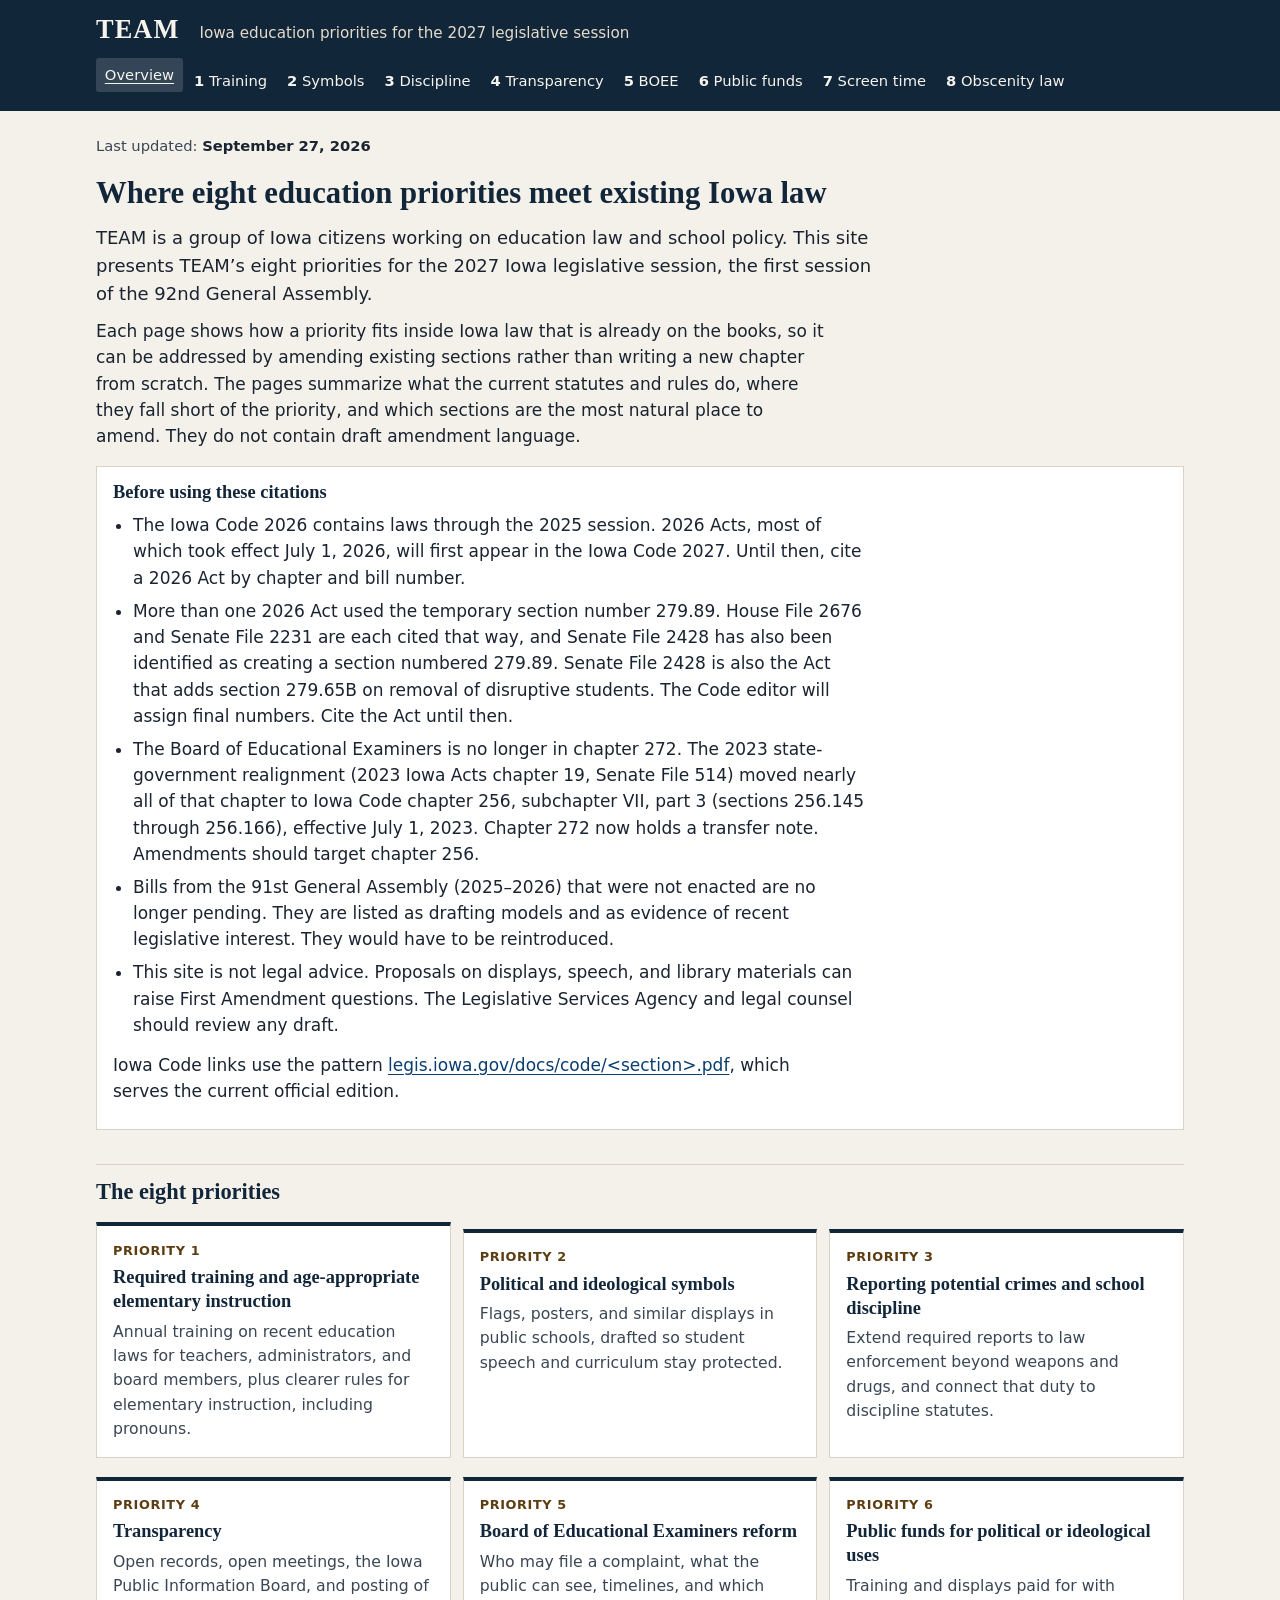
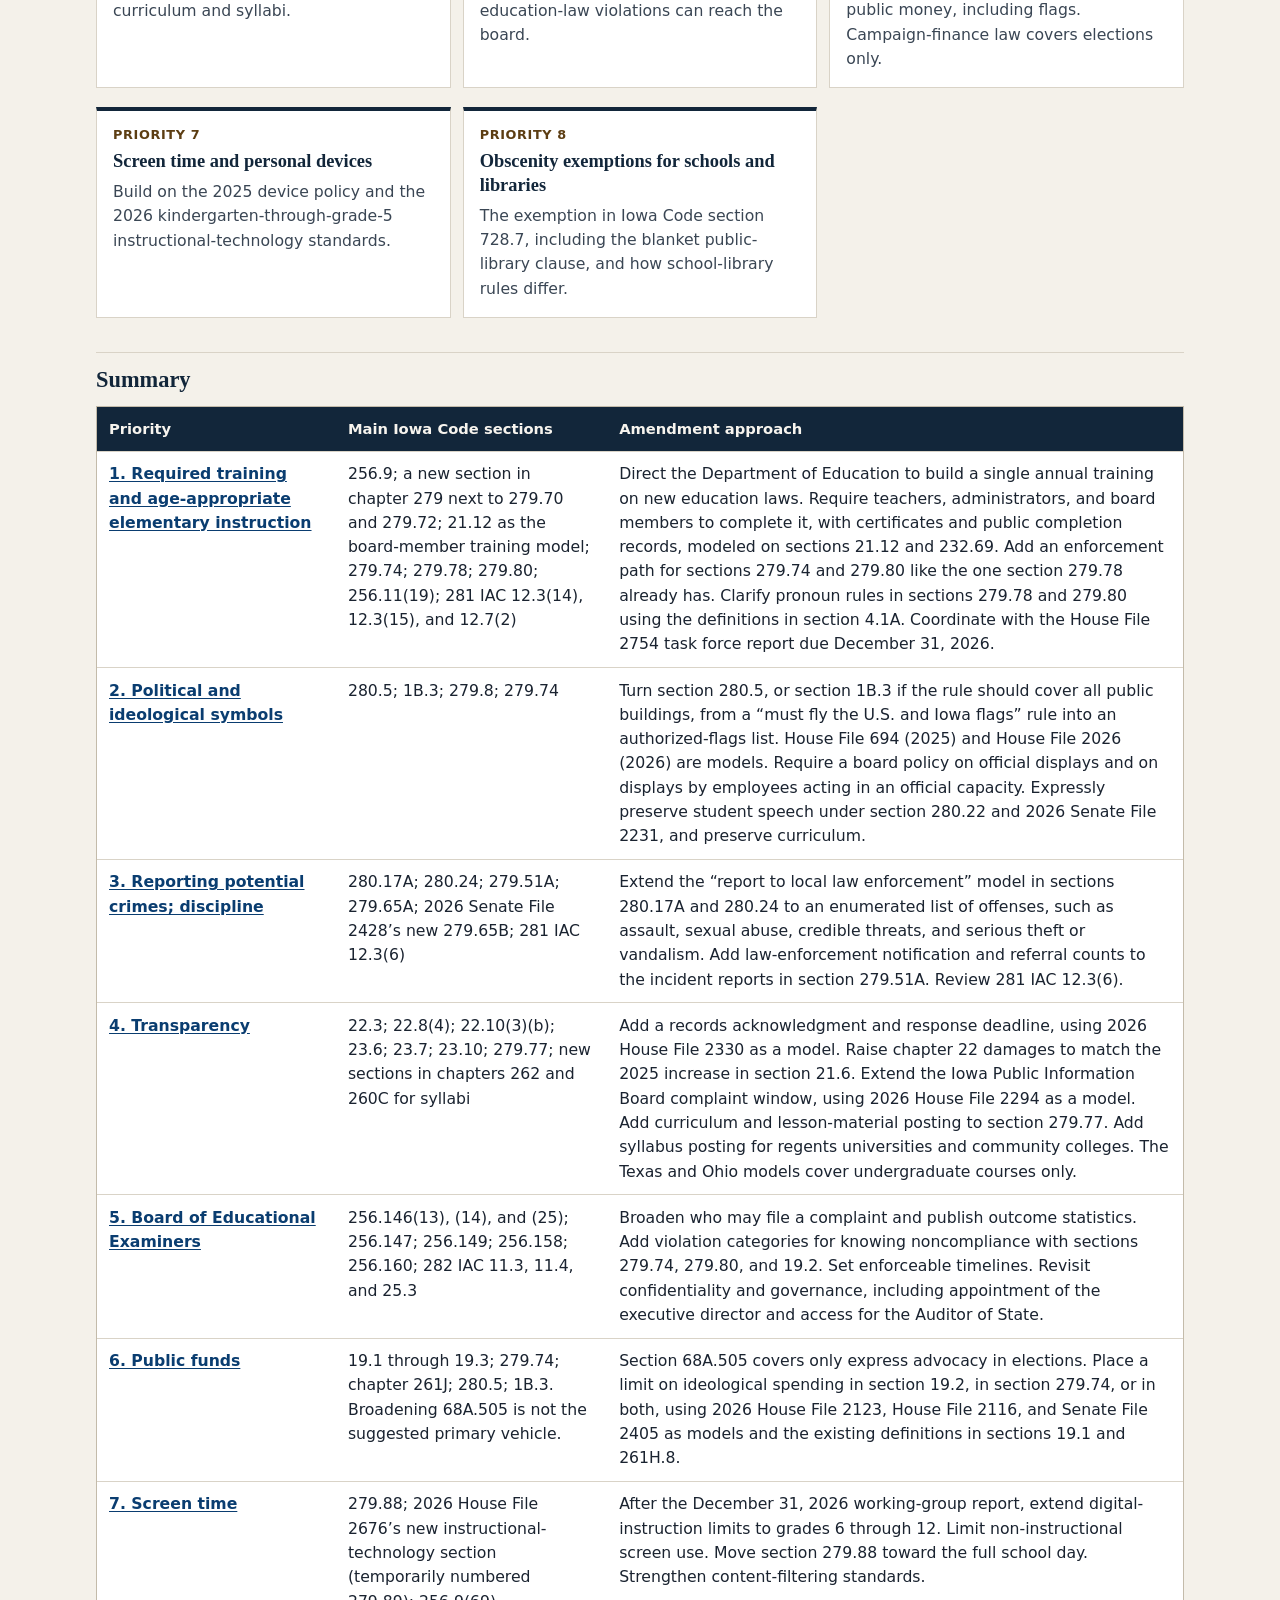
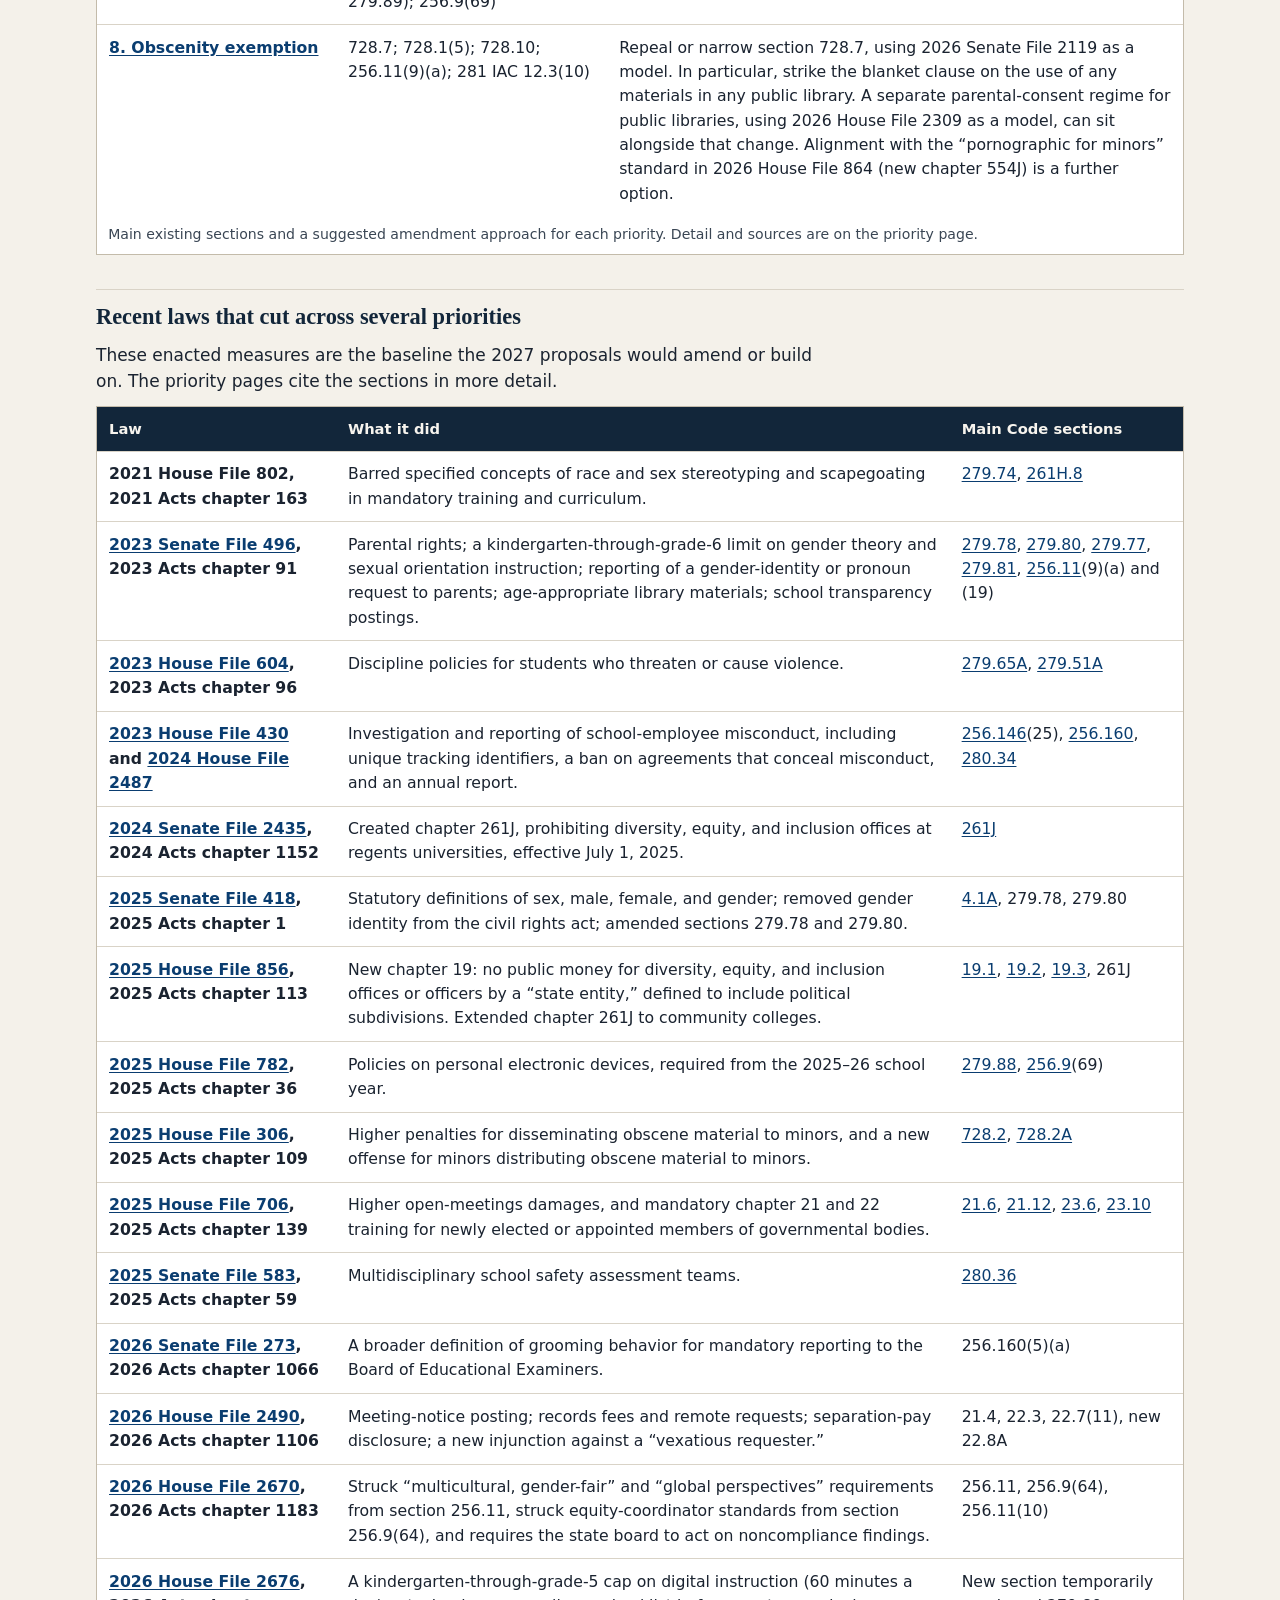
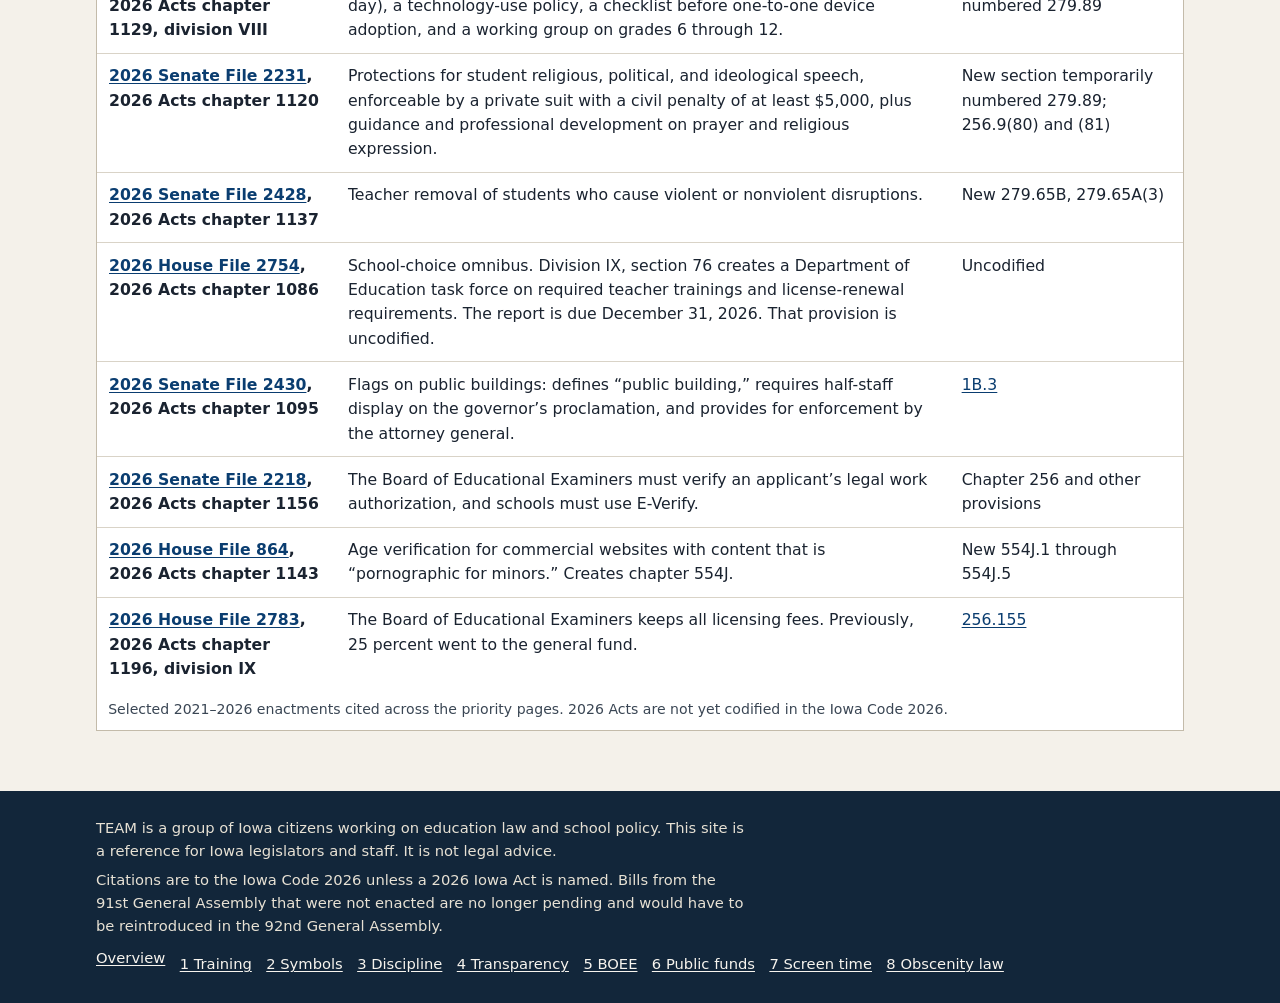
<file: index.html>
<!DOCTYPE html>
<html lang="en">
<head>
  <meta charset="utf-8">
  <meta name="viewport" content="width=device-width, initial-scale=1">
  <title>TEAM 2027 Iowa education priorities</title>
  <meta name="description" content="How TEAM's eight education priorities for the 2027 Iowa legislative session fit within existing Iowa Code and Administrative Code, for legislators and staff.">
  <link rel="stylesheet" href="css/styles.css">
</head>
<body>
  <a class="skip-link" href="#main">Skip to content</a>
  <header class="site-header">
    <div class="wrap header-inner">
      <p class="site-mark"><a href="index.html">TEAM</a></p>
      <p class="site-tagline">Iowa education priorities for the 2027 legislative session</p>
    </div>
    <div class="wrap">
      <nav class="site-nav" aria-label="Site">
        <ul>
          <li><a href="index.html" aria-current="page">Overview</a></li>
          <li><a href="priorities/required-training.html"><span class="nav-num">1</span> Training</a></li>
          <li><a href="priorities/political-messaging.html"><span class="nav-num">2</span> Symbols</a></li>
          <li><a href="priorities/school-discipline.html"><span class="nav-num">3</span> Discipline</a></li>
          <li><a href="priorities/transparency.html"><span class="nav-num">4</span> Transparency</a></li>
          <li><a href="priorities/boee-reform.html"><span class="nav-num">5</span> BOEE</a></li>
          <li><a href="priorities/public-funds.html"><span class="nav-num">6</span> Public funds</a></li>
          <li><a href="priorities/screen-time.html"><span class="nav-num">7</span> Screen time</a></li>
          <li><a href="priorities/obscenity-exemption.html"><span class="nav-num">8</span> Obscenity law</a></li>
        </ul>
      </nav>
    </div>
  </header>

  <main id="main" class="wrap">
    <p class="updated">Last updated: <time datetime="2026-09-27">September 27, 2026</time></p>
    <h1>Where eight education priorities meet existing Iowa law</h1>
    <p class="lede">TEAM is a group of Iowa citizens working on education law and school policy. This site presents TEAM’s eight priorities for the 2027 Iowa legislative session, the first session of the 92nd General Assembly.</p>
    <p>Each page shows how a priority fits inside Iowa law that is already on the books, so it can be addressed by amending existing sections rather than writing a new chapter from scratch. The pages summarize what the current statutes and rules do, where they fall short of the priority, and which sections are the most natural place to amend. They do not contain draft amendment language.</p>

    <section class="callout" aria-labelledby="reading-heading">
      <h2 id="reading-heading">Before using these citations</h2>
      <ul>
        <li>The Iowa Code 2026 contains laws through the 2025 session. 2026 Acts, most of which took effect July 1, 2026, will first appear in the Iowa Code 2027. Until then, cite a 2026 Act by chapter and bill number.</li>
        <li>More than one 2026 Act used the temporary section number 279.89. House File 2676 and Senate File 2231 are each cited that way, and Senate File 2428 has also been identified as creating a section numbered 279.89. Senate File 2428 is also the Act that adds section 279.65B on removal of disruptive students. The Code editor will assign final numbers. Cite the Act until then.</li>
        <li>The Board of Educational Examiners is no longer in chapter 272. The 2023 state-government realignment (2023 Iowa Acts chapter 19, Senate File 514) moved nearly all of that chapter to Iowa Code chapter 256, subchapter VII, part 3 (sections 256.145 through 256.166), effective July 1, 2023. Chapter 272 now holds a transfer note. Amendments should target chapter 256.</li>
        <li>Bills from the 91st General Assembly (2025–2026) that were not enacted are no longer pending. They are listed as drafting models and as evidence of recent legislative interest. They would have to be reintroduced.</li>
        <li>This site is not legal advice. Proposals on displays, speech, and library materials can raise First Amendment questions. The Legislative Services Agency and legal counsel should review any draft.</li>
      </ul>
      <p>Iowa Code links use the pattern <a href="https://www.legis.iowa.gov/docs/code/279.74.pdf">legis.iowa.gov/docs/code/&lt;section&gt;.pdf</a>, which serves the current official edition.</p>
    </section>

    <h2 id="priorities">The eight priorities</h2>
    <ol class="priority-list">
      <li>
        <a class="priority-card" href="priorities/required-training.html">
          <span class="num">Priority 1</span>
          <span class="card-title">Required training and age-appropriate elementary instruction</span>
          <span class="card-text">Annual training on recent education laws for teachers, administrators, and board members, plus clearer rules for elementary instruction, including pronouns.</span>
        </a>
      </li>
      <li>
        <a class="priority-card" href="priorities/political-messaging.html">
          <span class="num">Priority 2</span>
          <span class="card-title">Political and ideological symbols</span>
          <span class="card-text">Flags, posters, and similar displays in public schools, drafted so student speech and curriculum stay protected.</span>
        </a>
      </li>
      <li>
        <a class="priority-card" href="priorities/school-discipline.html">
          <span class="num">Priority 3</span>
          <span class="card-title">Reporting potential crimes and school discipline</span>
          <span class="card-text">Extend required reports to law enforcement beyond weapons and drugs, and connect that duty to discipline statutes.</span>
        </a>
      </li>
      <li>
        <a class="priority-card" href="priorities/transparency.html">
          <span class="num">Priority 4</span>
          <span class="card-title">Transparency</span>
          <span class="card-text">Open records, open meetings, the Iowa Public Information Board, and posting of curriculum and syllabi.</span>
        </a>
      </li>
      <li>
        <a class="priority-card" href="priorities/boee-reform.html">
          <span class="num">Priority 5</span>
          <span class="card-title">Board of Educational Examiners reform</span>
          <span class="card-text">Who may file a complaint, what the public can see, timelines, and which education-law violations can reach the board.</span>
        </a>
      </li>
      <li>
        <a class="priority-card" href="priorities/public-funds.html">
          <span class="num">Priority 6</span>
          <span class="card-title">Public funds for political or ideological uses</span>
          <span class="card-text">Training and displays paid for with public money, including flags. Campaign-finance law covers elections only.</span>
        </a>
      </li>
      <li>
        <a class="priority-card" href="priorities/screen-time.html">
          <span class="num">Priority 7</span>
          <span class="card-title">Screen time and personal devices</span>
          <span class="card-text">Build on the 2025 device policy and the 2026 kindergarten-through-grade-5 instructional-technology standards.</span>
        </a>
      </li>
      <li>
        <a class="priority-card" href="priorities/obscenity-exemption.html">
          <span class="num">Priority 8</span>
          <span class="card-title">Obscenity exemptions for schools and libraries</span>
          <span class="card-text">The exemption in Iowa Code section 728.7, including the blanket public-library clause, and how school-library rules differ.</span>
        </a>
      </li>
    </ol>

    <h2 id="summary">Summary</h2>
    <div class="table-scroll">
      <table>
        <caption>Main existing sections and a suggested amendment approach for each priority. Detail and sources are on the priority page.</caption>
        <thead>
          <tr>
            <th scope="col">Priority</th>
            <th scope="col">Main Iowa Code sections</th>
            <th scope="col">Amendment approach</th>
          </tr>
        </thead>
        <tbody>
          <tr>
            <th scope="row"><a href="priorities/required-training.html">1. Required training and age-appropriate elementary instruction</a></th>
            <td>256.9; a new section in chapter 279 next to 279.70 and 279.72; 21.12 as the board-member training model; 279.74; 279.78; 279.80; 256.11(19); 281 IAC 12.3(14), 12.3(15), and 12.7(2)</td>
            <td>Direct the Department of Education to build a single annual training on new education laws. Require teachers, administrators, and board members to complete it, with certificates and public completion records, modeled on sections 21.12 and 232.69. Add an enforcement path for sections 279.74 and 279.80 like the one section 279.78 already has. Clarify pronoun rules in sections 279.78 and 279.80 using the definitions in section 4.1A. Coordinate with the House File 2754 task force report due December 31, 2026.</td>
          </tr>
          <tr>
            <th scope="row"><a href="priorities/political-messaging.html">2. Political and ideological symbols</a></th>
            <td>280.5; 1B.3; 279.8; 279.74</td>
            <td>Turn section 280.5, or section 1B.3 if the rule should cover all public buildings, from a “must fly the U.S. and Iowa flags” rule into an authorized-flags list. House File 694 (2025) and House File 2026 (2026) are models. Require a board policy on official displays and on displays by employees acting in an official capacity. Expressly preserve student speech under section 280.22 and 2026 Senate File 2231, and preserve curriculum.</td>
          </tr>
          <tr>
            <th scope="row"><a href="priorities/school-discipline.html">3. Reporting potential crimes; discipline</a></th>
            <td>280.17A; 280.24; 279.51A; 279.65A; 2026 Senate File 2428’s new 279.65B; 281 IAC 12.3(6)</td>
            <td>Extend the “report to local law enforcement” model in sections 280.17A and 280.24 to an enumerated list of offenses, such as assault, sexual abuse, credible threats, and serious theft or vandalism. Add law-enforcement notification and referral counts to the incident reports in section 279.51A. Review 281 IAC 12.3(6).</td>
          </tr>
          <tr>
            <th scope="row"><a href="priorities/transparency.html">4. Transparency</a></th>
            <td>22.3; 22.8(4); 22.10(3)(b); 23.6; 23.7; 23.10; 279.77; new sections in chapters 262 and 260C for syllabi</td>
            <td>Add a records acknowledgment and response deadline, using 2026 House File 2330 as a model. Raise chapter 22 damages to match the 2025 increase in section 21.6. Extend the Iowa Public Information Board complaint window, using 2026 House File 2294 as a model. Add curriculum and lesson-material posting to section 279.77. Add syllabus posting for regents universities and community colleges. The Texas and Ohio models cover undergraduate courses only.</td>
          </tr>
          <tr>
            <th scope="row"><a href="priorities/boee-reform.html">5. Board of Educational Examiners</a></th>
            <td>256.146(13), (14), and (25); 256.147; 256.149; 256.158; 256.160; 282 IAC 11.3, 11.4, and 25.3</td>
            <td>Broaden who may file a complaint and publish outcome statistics. Add violation categories for knowing noncompliance with sections 279.74, 279.80, and 19.2. Set enforceable timelines. Revisit confidentiality and governance, including appointment of the executive director and access for the Auditor of State.</td>
          </tr>
          <tr>
            <th scope="row"><a href="priorities/public-funds.html">6. Public funds</a></th>
            <td>19.1 through 19.3; 279.74; chapter 261J; 280.5; 1B.3. Broadening 68A.505 is not the suggested primary vehicle.</td>
            <td>Section 68A.505 covers only express advocacy in elections. Place a limit on ideological spending in section 19.2, in section 279.74, or in both, using 2026 House File 2123, House File 2116, and Senate File 2405 as models and the existing definitions in sections 19.1 and 261H.8.</td>
          </tr>
          <tr>
            <th scope="row"><a href="priorities/screen-time.html">7. Screen time</a></th>
            <td>279.88; 2026 House File 2676’s new instructional-technology section (temporarily numbered 279.89); 256.9(69)</td>
            <td>After the December 31, 2026 working-group report, extend digital-instruction limits to grades 6 through 12. Limit non-instructional screen use. Move section 279.88 toward the full school day. Strengthen content-filtering standards.</td>
          </tr>
          <tr>
            <th scope="row"><a href="priorities/obscenity-exemption.html">8. Obscenity exemption</a></th>
            <td>728.7; 728.1(5); 728.10; 256.11(9)(a); 281 IAC 12.3(10)</td>
            <td>Repeal or narrow section 728.7, using 2026 Senate File 2119 as a model. In particular, strike the blanket clause on the use of any materials in any public library. A separate parental-consent regime for public libraries, using 2026 House File 2309 as a model, can sit alongside that change. Alignment with the “pornographic for minors” standard in 2026 House File 864 (new chapter 554J) is a further option.</td>
          </tr>
        </tbody>
      </table>
    </div>

    <h2 id="recent-laws">Recent laws that cut across several priorities</h2>
    <p>These enacted measures are the baseline the 2027 proposals would amend or build on. The priority pages cite the sections in more detail.</p>
    <div class="table-scroll">
      <table>
        <caption>Selected 2021–2026 enactments cited across the priority pages. 2026 Acts are not yet codified in the Iowa Code 2026.</caption>
        <thead>
          <tr>
            <th scope="col">Law</th>
            <th scope="col">What it did</th>
            <th scope="col">Main Code sections</th>
          </tr>
        </thead>
        <tbody>
          <tr>
            <th scope="row">2021 House File 802, 2021 Acts chapter 163</th>
            <td>Barred specified concepts of race and sex stereotyping and scapegoating in mandatory training and curriculum.</td>
            <td><a href="https://www.legis.iowa.gov/docs/code/279.74.pdf">279.74</a>, <a href="https://www.legis.iowa.gov/docs/code/261H.8.pdf">261H.8</a></td>
          </tr>
          <tr>
            <th scope="row"><a href="https://www.legis.iowa.gov/docs/publications/iactc/90.1/CH0091.pdf">2023 Senate File 496</a>, 2023 Acts chapter 91</th>
            <td>Parental rights; a kindergarten-through-grade-6 limit on gender theory and sexual orientation instruction; reporting of a gender-identity or pronoun request to parents; age-appropriate library materials; school transparency postings.</td>
            <td><a href="https://www.legis.iowa.gov/docs/code/279.78.pdf">279.78</a>, <a href="https://www.legis.iowa.gov/docs/code/279.80.pdf">279.80</a>, <a href="https://www.legis.iowa.gov/docs/code/279.77.pdf">279.77</a>, <a href="https://www.legis.iowa.gov/docs/code/279.81.pdf">279.81</a>, <a href="https://www.legis.iowa.gov/docs/code/256.11.pdf">256.11</a>(9)(a) and (19)</td>
          </tr>
          <tr>
            <th scope="row"><a href="https://www.legis.iowa.gov/docs/publications/iactc/90.1/CH0096.pdf">2023 House File 604</a>, 2023 Acts chapter 96</th>
            <td>Discipline policies for students who threaten or cause violence.</td>
            <td><a href="https://www.legis.iowa.gov/docs/code/279.65A.pdf">279.65A</a>, <a href="https://www.legis.iowa.gov/docs/code/279.51A.pdf">279.51A</a></td>
          </tr>
          <tr>
            <th scope="row"><a href="https://www.legis.iowa.gov/docs/publications/iactc/90.1/CH0095.pdf">2023 House File 430</a> and <a href="https://www.legis.iowa.gov/docs/publications/iactc/90.2/CH1079.pdf">2024 House File 2487</a></th>
            <td>Investigation and reporting of school-employee misconduct, including unique tracking identifiers, a ban on agreements that conceal misconduct, and an annual report.</td>
            <td><a href="https://www.legis.iowa.gov/docs/code/256.146.pdf">256.146</a>(25), <a href="https://www.legis.iowa.gov/docs/code/256.160.pdf">256.160</a>, <a href="https://www.legis.iowa.gov/docs/code/280.34.pdf">280.34</a></td>
          </tr>
          <tr>
            <th scope="row"><a href="https://www.legis.iowa.gov/docs/publications/iactc/90.2/CH1152.pdf">2024 Senate File 2435</a>, 2024 Acts chapter 1152</th>
            <td>Created chapter 261J, prohibiting diversity, equity, and inclusion offices at regents universities, effective July 1, 2025.</td>
            <td><a href="https://www.legis.iowa.gov/docs/code/261J.pdf">261J</a></td>
          </tr>
          <tr>
            <th scope="row"><a href="https://www.legis.iowa.gov/docs/publications/iactc/91.1/CH0001.pdf">2025 Senate File 418</a>, 2025 Acts chapter 1</th>
            <td>Statutory definitions of sex, male, female, and gender; removed gender identity from the civil rights act; amended sections 279.78 and 279.80.</td>
            <td><a href="https://www.legis.iowa.gov/docs/code/4.1A.pdf">4.1A</a>, 279.78, 279.80</td>
          </tr>
          <tr>
            <th scope="row"><a href="https://www.legis.iowa.gov/docs/publications/iactc/91.1/CH0113.pdf">2025 House File 856</a>, 2025 Acts chapter 113</th>
            <td>New chapter 19: no public money for diversity, equity, and inclusion offices or officers by a “state entity,” defined to include political subdivisions. Extended chapter 261J to community colleges.</td>
            <td><a href="https://www.legis.iowa.gov/docs/code/19.1.pdf">19.1</a>, <a href="https://www.legis.iowa.gov/docs/code/19.2.pdf">19.2</a>, <a href="https://www.legis.iowa.gov/docs/code/19.3.pdf">19.3</a>, 261J</td>
          </tr>
          <tr>
            <th scope="row"><a href="https://www.legis.iowa.gov/docs/publications/iactc/91.1/CH0036.pdf">2025 House File 782</a>, 2025 Acts chapter 36</th>
            <td>Policies on personal electronic devices, required from the 2025–26 school year.</td>
            <td><a href="https://www.legis.iowa.gov/docs/code/279.88.pdf">279.88</a>, <a href="https://www.legis.iowa.gov/docs/code/256.9.pdf">256.9</a>(69)</td>
          </tr>
          <tr>
            <th scope="row"><a href="https://www.legis.iowa.gov/docs/publications/iactc/91.1/CH0109.pdf">2025 House File 306</a>, 2025 Acts chapter 109</th>
            <td>Higher penalties for disseminating obscene material to minors, and a new offense for minors distributing obscene material to minors.</td>
            <td><a href="https://www.legis.iowa.gov/docs/code/728.2.pdf">728.2</a>, <a href="https://www.legis.iowa.gov/docs/code/728.2A.pdf">728.2A</a></td>
          </tr>
          <tr>
            <th scope="row"><a href="https://www.legis.iowa.gov/docs/publications/iactc/91.1/CH0139.pdf">2025 House File 706</a>, 2025 Acts chapter 139</th>
            <td>Higher open-meetings damages, and mandatory chapter 21 and 22 training for newly elected or appointed members of governmental bodies.</td>
            <td><a href="https://www.legis.iowa.gov/docs/code/21.6.pdf">21.6</a>, <a href="https://www.legis.iowa.gov/docs/code/21.12.pdf">21.12</a>, <a href="https://www.legis.iowa.gov/docs/code/23.6.pdf">23.6</a>, <a href="https://www.legis.iowa.gov/docs/code/23.10.pdf">23.10</a></td>
          </tr>
          <tr>
            <th scope="row"><a href="https://www.legis.iowa.gov/docs/publications/iactc/91.1/CH0059.pdf">2025 Senate File 583</a>, 2025 Acts chapter 59</th>
            <td>Multidisciplinary school safety assessment teams.</td>
            <td><a href="https://www.legis.iowa.gov/docs/code/280.36.pdf">280.36</a></td>
          </tr>
          <tr>
            <th scope="row"><a href="https://www.legis.iowa.gov/docs/publications/iactc/91.2/CH1066.pdf">2026 Senate File 273</a>, 2026 Acts chapter 1066</th>
            <td>A broader definition of grooming behavior for mandatory reporting to the Board of Educational Examiners.</td>
            <td>256.160(5)(a)</td>
          </tr>
          <tr>
            <th scope="row"><a href="https://www.legis.iowa.gov/docs/publications/iactc/91.2/CH1106.pdf">2026 House File 2490</a>, 2026 Acts chapter 1106</th>
            <td>Meeting-notice posting; records fees and remote requests; separation-pay disclosure; a new injunction against a “vexatious requester.”</td>
            <td>21.4, 22.3, 22.7(11), new 22.8A</td>
          </tr>
          <tr>
            <th scope="row"><a href="https://www.legis.iowa.gov/docs/publications/iactc/91.2/CH1183.pdf">2026 House File 2670</a>, 2026 Acts chapter 1183</th>
            <td>Struck “multicultural, gender-fair” and “global perspectives” requirements from section 256.11, struck equity-coordinator standards from section 256.9(64), and requires the state board to act on noncompliance findings.</td>
            <td>256.11, 256.9(64), 256.11(10)</td>
          </tr>
          <tr>
            <th scope="row"><a href="https://www.legis.iowa.gov/docs/publications/iactc/91.2/CH1129.pdf">2026 House File 2676</a>, 2026 Acts chapter 1129, division VIII</th>
            <td>A kindergarten-through-grade-5 cap on digital instruction (60 minutes a day), a technology-use policy, a checklist before one-to-one device adoption, and a working group on grades 6 through 12.</td>
            <td>New section temporarily numbered 279.89</td>
          </tr>
          <tr>
            <th scope="row"><a href="https://www.legis.iowa.gov/docs/publications/iactc/91.2/CH1120.pdf">2026 Senate File 2231</a>, 2026 Acts chapter 1120</th>
            <td>Protections for student religious, political, and ideological speech, enforceable by a private suit with a civil penalty of at least $5,000, plus guidance and professional development on prayer and religious expression.</td>
            <td>New section temporarily numbered 279.89; 256.9(80) and (81)</td>
          </tr>
          <tr>
            <th scope="row"><a href="https://www.legis.iowa.gov/docs/publications/iactc/91.2/CH1137.pdf">2026 Senate File 2428</a>, 2026 Acts chapter 1137</th>
            <td>Teacher removal of students who cause violent or nonviolent disruptions.</td>
            <td>New 279.65B, 279.65A(3)</td>
          </tr>
          <tr>
            <th scope="row"><a href="https://www.legis.iowa.gov/docs/publications/iactc/91.2/CH1086.pdf">2026 House File 2754</a>, 2026 Acts chapter 1086</th>
            <td>School-choice omnibus. Division IX, section 76 creates a Department of Education task force on required teacher trainings and license-renewal requirements. The report is due December 31, 2026. That provision is uncodified.</td>
            <td>Uncodified</td>
          </tr>
          <tr>
            <th scope="row"><a href="https://www.legis.iowa.gov/docs/publications/iactc/91.2/CH1095.pdf">2026 Senate File 2430</a>, 2026 Acts chapter 1095</th>
            <td>Flags on public buildings: defines “public building,” requires half-staff display on the governor’s proclamation, and provides for enforcement by the attorney general.</td>
            <td><a href="https://www.legis.iowa.gov/docs/code/1B.3.pdf">1B.3</a></td>
          </tr>
          <tr>
            <th scope="row"><a href="https://www.legis.iowa.gov/docs/publications/iactc/91.2/CH1156.pdf">2026 Senate File 2218</a>, 2026 Acts chapter 1156</th>
            <td>The Board of Educational Examiners must verify an applicant’s legal work authorization, and schools must use E-Verify.</td>
            <td>Chapter 256 and other provisions</td>
          </tr>
          <tr>
            <th scope="row"><a href="https://www.legis.iowa.gov/docs/publications/iactc/91.2/CH1143.pdf">2026 House File 864</a>, 2026 Acts chapter 1143</th>
            <td>Age verification for commercial websites with content that is “pornographic for minors.” Creates chapter 554J.</td>
            <td>New 554J.1 through 554J.5</td>
          </tr>
          <tr>
            <th scope="row"><a href="https://www.legis.iowa.gov/docs/publications/iactc/91.2/CH1196.pdf">2026 House File 2783</a>, 2026 Acts chapter 1196, division IX</th>
            <td>The Board of Educational Examiners keeps all licensing fees. Previously, 25 percent went to the general fund.</td>
            <td><a href="https://www.legis.iowa.gov/docs/code/256.155.pdf">256.155</a></td>
          </tr>
        </tbody>
      </table>
    </div>
  </main>

  <footer class="site-footer">
    <div class="wrap">
      <p>TEAM is a group of Iowa citizens working on education law and school policy. This site is a reference for Iowa legislators and staff. It is not legal advice.</p>
      <p>Citations are to the Iowa Code 2026 unless a 2026 Iowa Act is named. Bills from the 91st General Assembly that were not enacted are no longer pending and would have to be reintroduced in the 92nd General Assembly.</p>
      <ul class="footer-nav">
        <li><a href="index.html">Overview</a></li>
        <li><a href="priorities/required-training.html">1 Training</a></li>
        <li><a href="priorities/political-messaging.html">2 Symbols</a></li>
        <li><a href="priorities/school-discipline.html">3 Discipline</a></li>
        <li><a href="priorities/transparency.html">4 Transparency</a></li>
        <li><a href="priorities/boee-reform.html">5 BOEE</a></li>
        <li><a href="priorities/public-funds.html">6 Public funds</a></li>
        <li><a href="priorities/screen-time.html">7 Screen time</a></li>
        <li><a href="priorities/obscenity-exemption.html">8 Obscenity law</a></li>
      </ul>
    </div>
  </footer>
</body>
</html>
</file>
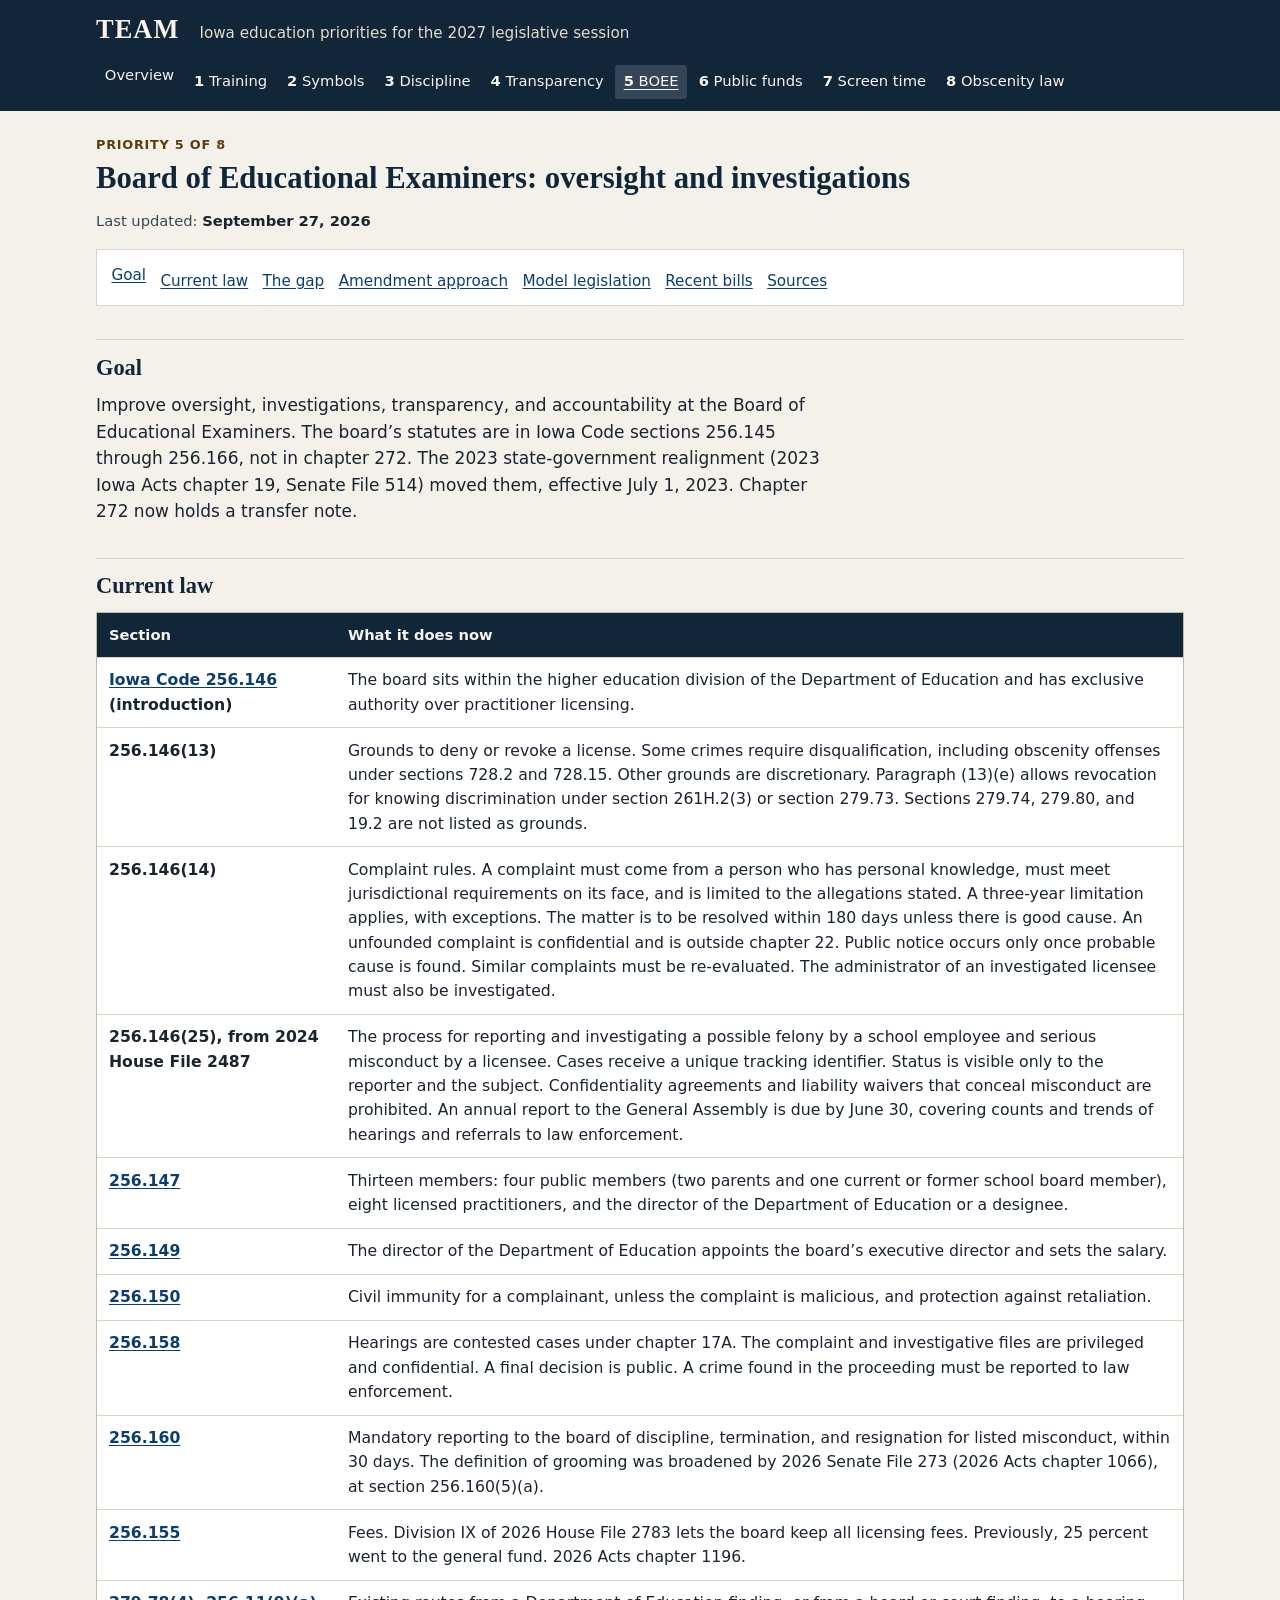
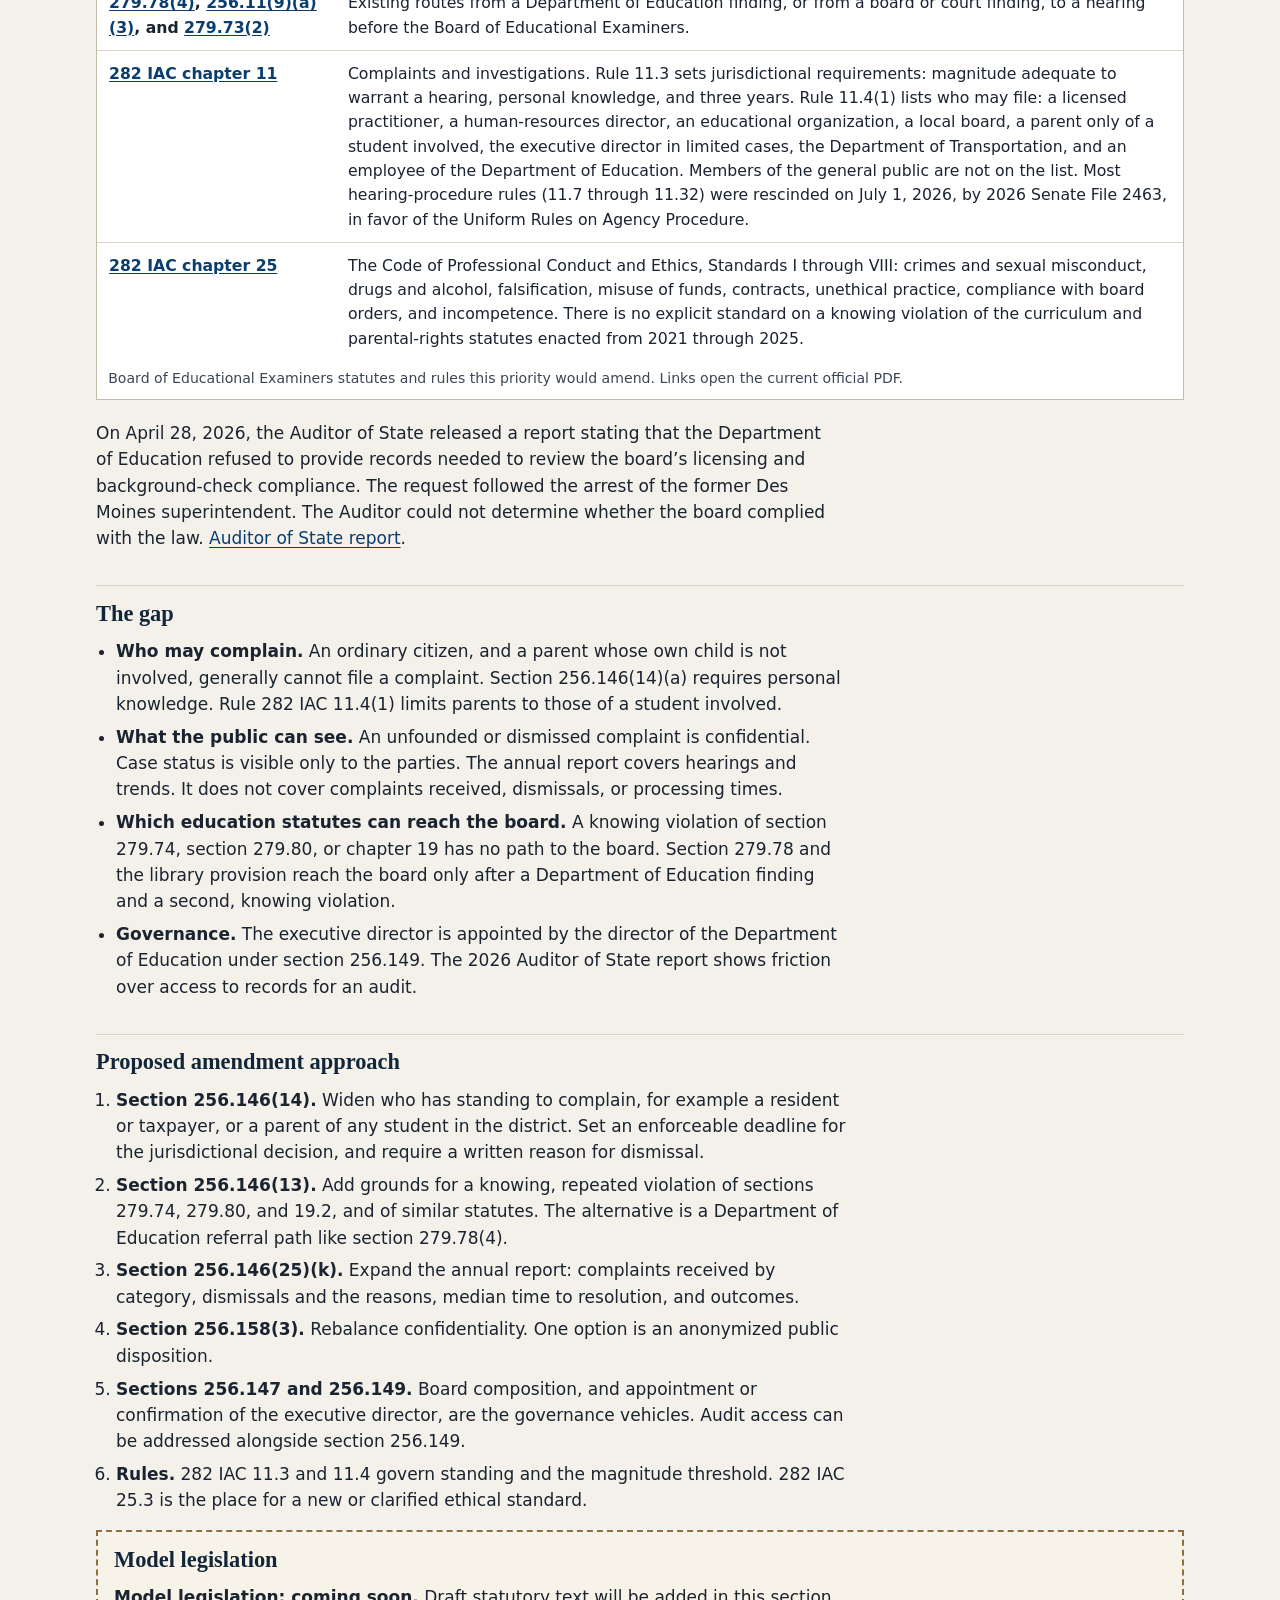
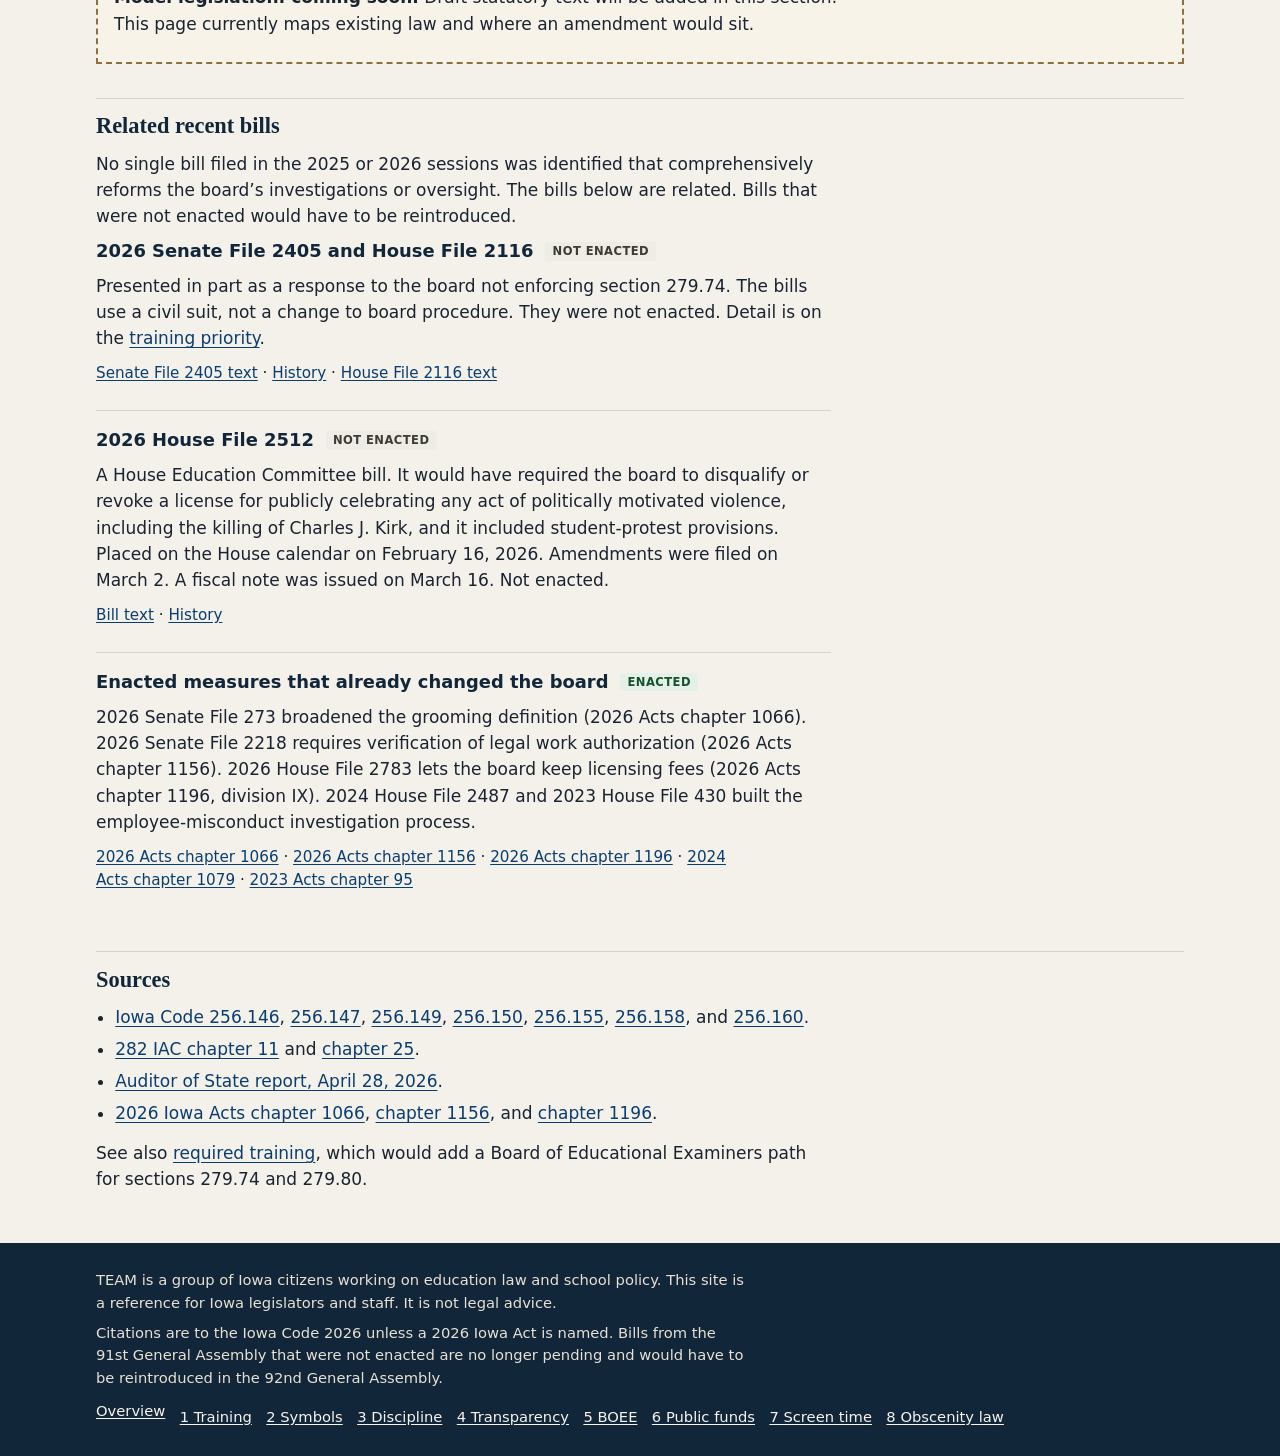
<file: priorities/boee-reform.html>
<!DOCTYPE html>
<html lang="en">
<head>
  <meta charset="utf-8">
  <meta name="viewport" content="width=device-width, initial-scale=1">
  <title>Board of Educational Examiners · TEAM 2027 Iowa education priorities</title>
  <meta name="description" content="Where oversight, investigations, and transparency at the Iowa Board of Educational Examiners would amend Iowa Code chapter 256, not former chapter 272.">
  <link rel="stylesheet" href="../css/styles.css">
</head>
<body>
  <a class="skip-link" href="#main">Skip to content</a>
  <header class="site-header">
    <div class="wrap header-inner">
      <p class="site-mark"><a href="../index.html">TEAM</a></p>
      <p class="site-tagline">Iowa education priorities for the 2027 legislative session</p>
    </div>
    <div class="wrap">
      <nav class="site-nav" aria-label="Site">
        <ul>
          <li><a href="../index.html">Overview</a></li>
          <li><a href="required-training.html"><span class="nav-num">1</span> Training</a></li>
          <li><a href="political-messaging.html"><span class="nav-num">2</span> Symbols</a></li>
          <li><a href="school-discipline.html"><span class="nav-num">3</span> Discipline</a></li>
          <li><a href="transparency.html"><span class="nav-num">4</span> Transparency</a></li>
          <li><a href="boee-reform.html" aria-current="page"><span class="nav-num">5</span> BOEE</a></li>
          <li><a href="public-funds.html"><span class="nav-num">6</span> Public funds</a></li>
          <li><a href="screen-time.html"><span class="nav-num">7</span> Screen time</a></li>
          <li><a href="obscenity-exemption.html"><span class="nav-num">8</span> Obscenity law</a></li>
        </ul>
      </nav>
    </div>
  </header>

  <main id="main" class="wrap">
    <p class="kicker">Priority 5 of 8</p>
    <h1>Board of Educational Examiners: oversight and investigations</h1>
    <p class="updated">Last updated: <time datetime="2026-09-27">September 27, 2026</time></p>

    <nav class="page-nav" aria-label="On this page">
      <ol>
        <li><a href="#goal">Goal</a></li>
        <li><a href="#current-law">Current law</a></li>
        <li><a href="#gap">The gap</a></li>
        <li><a href="#approach">Amendment approach</a></li>
        <li><a href="#sample">Model legislation</a></li>
        <li><a href="#bills">Recent bills</a></li>
        <li><a href="#sources">Sources</a></li>
      </ol>
    </nav>

    <section id="goal" class="goal">
      <h2>Goal</h2>
      <p>Improve oversight, investigations, transparency, and accountability at the Board of Educational Examiners. The board’s statutes are in Iowa Code sections 256.145 through 256.166, not in chapter 272. The 2023 state-government realignment (2023 Iowa Acts chapter 19, Senate File 514) moved them, effective July 1, 2023. Chapter 272 now holds a transfer note.</p>
    </section>

    <section id="current-law">
      <h2>Current law</h2>
      <div class="table-scroll">
        <table>
          <caption>Board of Educational Examiners statutes and rules this priority would amend. Links open the current official PDF.</caption>
          <thead>
            <tr>
              <th scope="col">Section</th>
              <th scope="col">What it does now</th>
            </tr>
          </thead>
          <tbody>
            <tr>
              <th scope="row"><a href="https://www.legis.iowa.gov/docs/code/256.146.pdf">Iowa Code 256.146</a> (introduction)</th>
              <td>The board sits within the higher education division of the Department of Education and has exclusive authority over practitioner licensing.</td>
            </tr>
            <tr>
              <th scope="row">256.146(13)</th>
              <td>Grounds to deny or revoke a license. Some crimes require disqualification, including obscenity offenses under sections 728.2 and 728.15. Other grounds are discretionary. Paragraph (13)(e) allows revocation for knowing discrimination under section 261H.2(3) or section 279.73. Sections 279.74, 279.80, and 19.2 are not listed as grounds.</td>
            </tr>
            <tr>
              <th scope="row">256.146(14)</th>
              <td>Complaint rules. A complaint must come from a person who has personal knowledge, must meet jurisdictional requirements on its face, and is limited to the allegations stated. A three-year limitation applies, with exceptions. The matter is to be resolved within 180 days unless there is good cause. An unfounded complaint is confidential and is outside chapter 22. Public notice occurs only once probable cause is found. Similar complaints must be re-evaluated. The administrator of an investigated licensee must also be investigated.</td>
            </tr>
            <tr>
              <th scope="row">256.146(25), from 2024 House File 2487</th>
              <td>The process for reporting and investigating a possible felony by a school employee and serious misconduct by a licensee. Cases receive a unique tracking identifier. Status is visible only to the reporter and the subject. Confidentiality agreements and liability waivers that conceal misconduct are prohibited. An annual report to the General Assembly is due by June 30, covering counts and trends of hearings and referrals to law enforcement.</td>
            </tr>
            <tr>
              <th scope="row"><a href="https://www.legis.iowa.gov/docs/code/256.147.pdf">256.147</a></th>
              <td>Thirteen members: four public members (two parents and one current or former school board member), eight licensed practitioners, and the director of the Department of Education or a designee.</td>
            </tr>
            <tr>
              <th scope="row"><a href="https://www.legis.iowa.gov/docs/code/256.149.pdf">256.149</a></th>
              <td>The director of the Department of Education appoints the board’s executive director and sets the salary.</td>
            </tr>
            <tr>
              <th scope="row"><a href="https://www.legis.iowa.gov/docs/code/256.150.pdf">256.150</a></th>
              <td>Civil immunity for a complainant, unless the complaint is malicious, and protection against retaliation.</td>
            </tr>
            <tr>
              <th scope="row"><a href="https://www.legis.iowa.gov/docs/code/256.158.pdf">256.158</a></th>
              <td>Hearings are contested cases under chapter 17A. The complaint and investigative files are privileged and confidential. A final decision is public. A crime found in the proceeding must be reported to law enforcement.</td>
            </tr>
            <tr>
              <th scope="row"><a href="https://www.legis.iowa.gov/docs/code/256.160.pdf">256.160</a></th>
              <td>Mandatory reporting to the board of discipline, termination, and resignation for listed misconduct, within 30 days. The definition of grooming was broadened by 2026 Senate File 273 (2026 Acts chapter 1066), at section 256.160(5)(a).</td>
            </tr>
            <tr>
              <th scope="row"><a href="https://www.legis.iowa.gov/docs/code/256.155.pdf">256.155</a></th>
              <td>Fees. Division IX of 2026 House File 2783 lets the board keep all licensing fees. Previously, 25 percent went to the general fund. 2026 Acts chapter 1196.</td>
            </tr>
            <tr>
              <th scope="row"><a href="https://www.legis.iowa.gov/docs/code/279.78.pdf">279.78(4)</a>, <a href="https://www.legis.iowa.gov/docs/code/256.11.pdf">256.11(9)(a)(3)</a>, and <a href="https://www.legis.iowa.gov/docs/code/279.73.pdf">279.73(2)</a></th>
              <td>Existing routes from a Department of Education finding, or from a board or court finding, to a hearing before the Board of Educational Examiners.</td>
            </tr>
            <tr>
              <th scope="row"><a href="https://www.legis.iowa.gov/docs/iac/chapter/282.11.pdf">282 IAC chapter 11</a></th>
              <td>Complaints and investigations. Rule 11.3 sets jurisdictional requirements: magnitude adequate to warrant a hearing, personal knowledge, and three years. Rule 11.4(1) lists who may file: a licensed practitioner, a human-resources director, an educational organization, a local board, a parent only of a student involved, the executive director in limited cases, the Department of Transportation, and an employee of the Department of Education. Members of the general public are not on the list. Most hearing-procedure rules (11.7 through 11.32) were rescinded on July 1, 2026, by 2026 Senate File 2463, in favor of the Uniform Rules on Agency Procedure.</td>
            </tr>
            <tr>
              <th scope="row"><a href="https://www.legis.iowa.gov/docs/iac/chapter/282.25.pdf">282 IAC chapter 25</a></th>
              <td>The Code of Professional Conduct and Ethics, Standards I through VIII: crimes and sexual misconduct, drugs and alcohol, falsification, misuse of funds, contracts, unethical practice, compliance with board orders, and incompetence. There is no explicit standard on a knowing violation of the curriculum and parental-rights statutes enacted from 2021 through 2025.</td>
            </tr>
          </tbody>
        </table>
      </div>
      <p>On April 28, 2026, the Auditor of State released a report stating that the Department of Education refused to provide records needed to review the board’s licensing and background-check compliance. The request followed the arrest of the former Des Moines superintendent. The Auditor could not determine whether the board complied with the law. <a href="https://www.legis.iowa.gov/docs/publications/ADRPT/1604819.pdf">Auditor of State report</a>.</p>
    </section>

    <section id="gap">
      <h2>The gap</h2>
      <ul>
        <li><strong>Who may complain.</strong> An ordinary citizen, and a parent whose own child is not involved, generally cannot file a complaint. Section 256.146(14)(a) requires personal knowledge. Rule 282 IAC 11.4(1) limits parents to those of a student involved.</li>
        <li><strong>What the public can see.</strong> An unfounded or dismissed complaint is confidential. Case status is visible only to the parties. The annual report covers hearings and trends. It does not cover complaints received, dismissals, or processing times.</li>
        <li><strong>Which education statutes can reach the board.</strong> A knowing violation of section 279.74, section 279.80, or chapter 19 has no path to the board. Section 279.78 and the library provision reach the board only after a Department of Education finding and a second, knowing violation.</li>
        <li><strong>Governance.</strong> The executive director is appointed by the director of the Department of Education under section 256.149. The 2026 Auditor of State report shows friction over access to records for an audit.</li>
      </ul>
    </section>

    <section id="approach">
      <h2>Proposed amendment approach</h2>
      <ol>
        <li><strong>Section 256.146(14).</strong> Widen who has standing to complain, for example a resident or taxpayer, or a parent of any student in the district. Set an enforceable deadline for the jurisdictional decision, and require a written reason for dismissal.</li>
        <li><strong>Section 256.146(13).</strong> Add grounds for a knowing, repeated violation of sections 279.74, 279.80, and 19.2, and of similar statutes. The alternative is a Department of Education referral path like section 279.78(4).</li>
        <li><strong>Section 256.146(25)(k).</strong> Expand the annual report: complaints received by category, dismissals and the reasons, median time to resolution, and outcomes.</li>
        <li><strong>Section 256.158(3).</strong> Rebalance confidentiality. One option is an anonymized public disposition.</li>
        <li><strong>Sections 256.147 and 256.149.</strong> Board composition, and appointment or confirmation of the executive director, are the governance vehicles. Audit access can be addressed alongside section 256.149.</li>
        <li><strong>Rules.</strong> 282 IAC 11.3 and 11.4 govern standing and the magnitude threshold. 282 IAC 25.3 is the place for a new or clarified ethical standard.</li>
      </ol>
    </section>

    <section id="sample" class="coming-soon" aria-labelledby="sample-heading">
      <h2 id="sample-heading">Model legislation</h2>
      <p><strong>Model legislation: coming soon.</strong> Draft statutory text will be added in this section. This page currently maps existing law and where an amendment would sit.</p>
    </section>

    <section id="bills">
      <h2>Related recent bills</h2>
      <p>No single bill filed in the 2025 or 2026 sessions was identified that comprehensively reforms the board’s investigations or oversight. The bills below are related. Bills that were not enacted would have to be reintroduced.</p>

      <article class="bill">
        <h3>2026 Senate File 2405 and House File 2116 <span class="status status-not">Not enacted</span></h3>
        <p>Presented in part as a response to the board not enforcing section 279.74. The bills use a civil suit, not a change to board procedure. They were not enacted. Detail is on the <a href="required-training.html">training priority</a>.</p>
        <p class="bill-links"><a href="https://www.legis.iowa.gov/docs/publications/LGI/91/SF2405.pdf">Senate File 2405 text</a> · <a href="https://www.legis.iowa.gov/legislation/billTracking/billHistory?billName=SF2405&amp;ga=91">History</a> · <a href="https://www.legis.iowa.gov/docs/publications/LGI/91/HF2116.pdf">House File 2116 text</a></p>
      </article>

      <article class="bill">
        <h3>2026 House File 2512 <span class="status status-not">Not enacted</span></h3>
        <p>A House Education Committee bill. It would have required the board to disqualify or revoke a license for publicly celebrating any act of politically motivated violence, including the killing of Charles J. Kirk, and it included student-protest provisions. Placed on the House calendar on February 16, 2026. Amendments were filed on March 2. A fiscal note was issued on March 16. Not enacted.</p>
        <p class="bill-links"><a href="https://www.legis.iowa.gov/docs/publications/LGI/91/HF2512.pdf">Bill text</a> · <a href="https://www.legis.iowa.gov/legislation/billTracking/billHistory?billName=HF2512&amp;ga=91">History</a></p>
      </article>

      <article class="bill">
        <h3>Enacted measures that already changed the board <span class="status status-enacted">Enacted</span></h3>
        <p>2026 Senate File 273 broadened the grooming definition (2026 Acts chapter 1066). 2026 Senate File 2218 requires verification of legal work authorization (2026 Acts chapter 1156). 2026 House File 2783 lets the board keep licensing fees (2026 Acts chapter 1196, division IX). 2024 House File 2487 and 2023 House File 430 built the employee-misconduct investigation process.</p>
        <p class="bill-links"><a href="https://www.legis.iowa.gov/docs/publications/iactc/91.2/CH1066.pdf">2026 Acts chapter 1066</a> · <a href="https://www.legis.iowa.gov/docs/publications/iactc/91.2/CH1156.pdf">2026 Acts chapter 1156</a> · <a href="https://www.legis.iowa.gov/docs/publications/iactc/91.2/CH1196.pdf">2026 Acts chapter 1196</a> · <a href="https://www.legis.iowa.gov/docs/publications/iactc/90.2/CH1079.pdf">2024 Acts chapter 1079</a> · <a href="https://www.legis.iowa.gov/docs/publications/iactc/90.1/CH0095.pdf">2023 Acts chapter 95</a></p>
      </article>
    </section>

    <section id="sources">
      <h2>Sources</h2>
      <ul class="sources">
        <li><a href="https://www.legis.iowa.gov/docs/code/256.146.pdf">Iowa Code 256.146</a>, <a href="https://www.legis.iowa.gov/docs/code/256.147.pdf">256.147</a>, <a href="https://www.legis.iowa.gov/docs/code/256.149.pdf">256.149</a>, <a href="https://www.legis.iowa.gov/docs/code/256.150.pdf">256.150</a>, <a href="https://www.legis.iowa.gov/docs/code/256.155.pdf">256.155</a>, <a href="https://www.legis.iowa.gov/docs/code/256.158.pdf">256.158</a>, and <a href="https://www.legis.iowa.gov/docs/code/256.160.pdf">256.160</a>.</li>
        <li><a href="https://www.legis.iowa.gov/docs/iac/chapter/282.11.pdf">282 IAC chapter 11</a> and <a href="https://www.legis.iowa.gov/docs/iac/chapter/282.25.pdf">chapter 25</a>.</li>
        <li><a href="https://www.legis.iowa.gov/docs/publications/ADRPT/1604819.pdf">Auditor of State report, April 28, 2026</a>.</li>
        <li><a href="https://www.legis.iowa.gov/docs/publications/iactc/91.2/CH1066.pdf">2026 Iowa Acts chapter 1066</a>, <a href="https://www.legis.iowa.gov/docs/publications/iactc/91.2/CH1156.pdf">chapter 1156</a>, and <a href="https://www.legis.iowa.gov/docs/publications/iactc/91.2/CH1196.pdf">chapter 1196</a>.</li>
      </ul>
      <p class="see-also">See also <a href="required-training.html">required training</a>, which would add a Board of Educational Examiners path for sections 279.74 and 279.80.</p>
    </section>
  </main>

  <footer class="site-footer">
    <div class="wrap">
      <p>TEAM is a group of Iowa citizens working on education law and school policy. This site is a reference for Iowa legislators and staff. It is not legal advice.</p>
      <p>Citations are to the Iowa Code 2026 unless a 2026 Iowa Act is named. Bills from the 91st General Assembly that were not enacted are no longer pending and would have to be reintroduced in the 92nd General Assembly.</p>
      <ul class="footer-nav">
        <li><a href="../index.html">Overview</a></li>
        <li><a href="required-training.html">1 Training</a></li>
        <li><a href="political-messaging.html">2 Symbols</a></li>
        <li><a href="school-discipline.html">3 Discipline</a></li>
        <li><a href="transparency.html">4 Transparency</a></li>
        <li><a href="boee-reform.html">5 BOEE</a></li>
        <li><a href="public-funds.html">6 Public funds</a></li>
        <li><a href="screen-time.html">7 Screen time</a></li>
        <li><a href="obscenity-exemption.html">8 Obscenity law</a></li>
      </ul>
    </div>
  </footer>
</body>
</html>
</file>
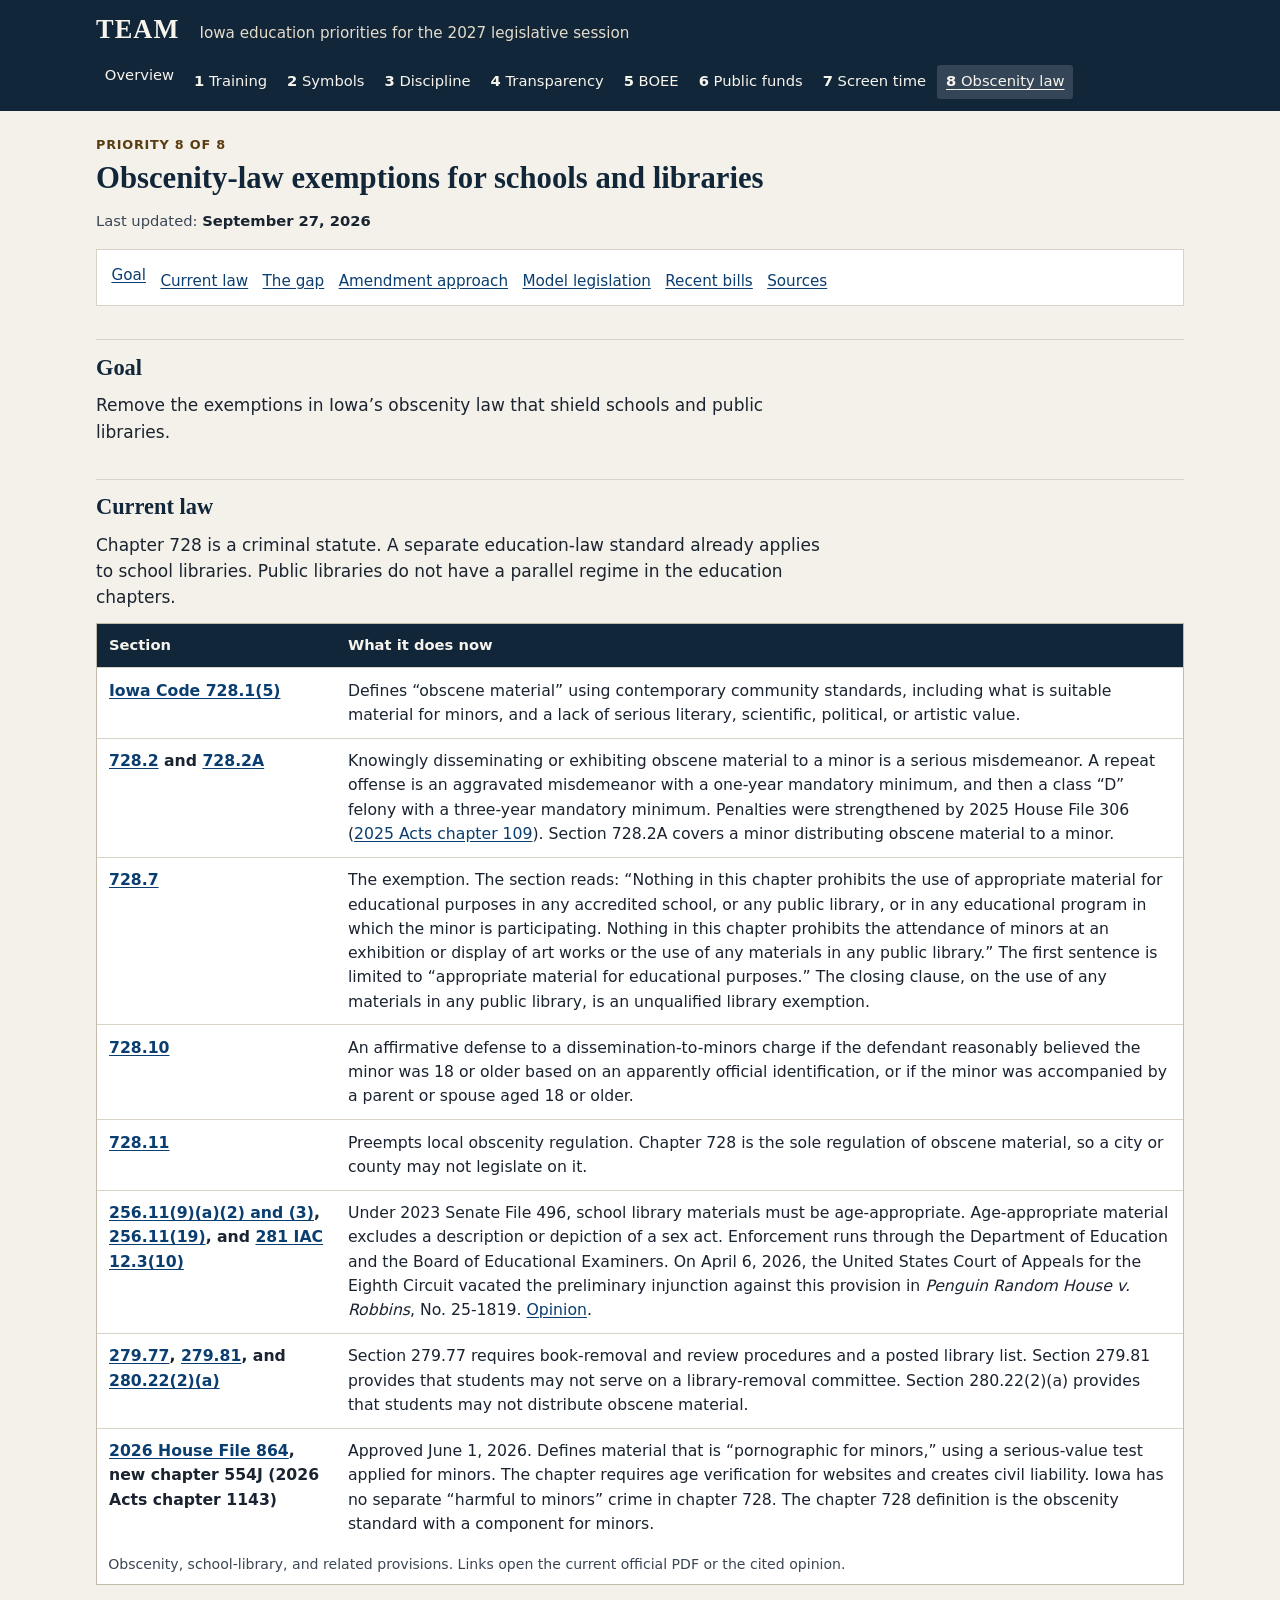
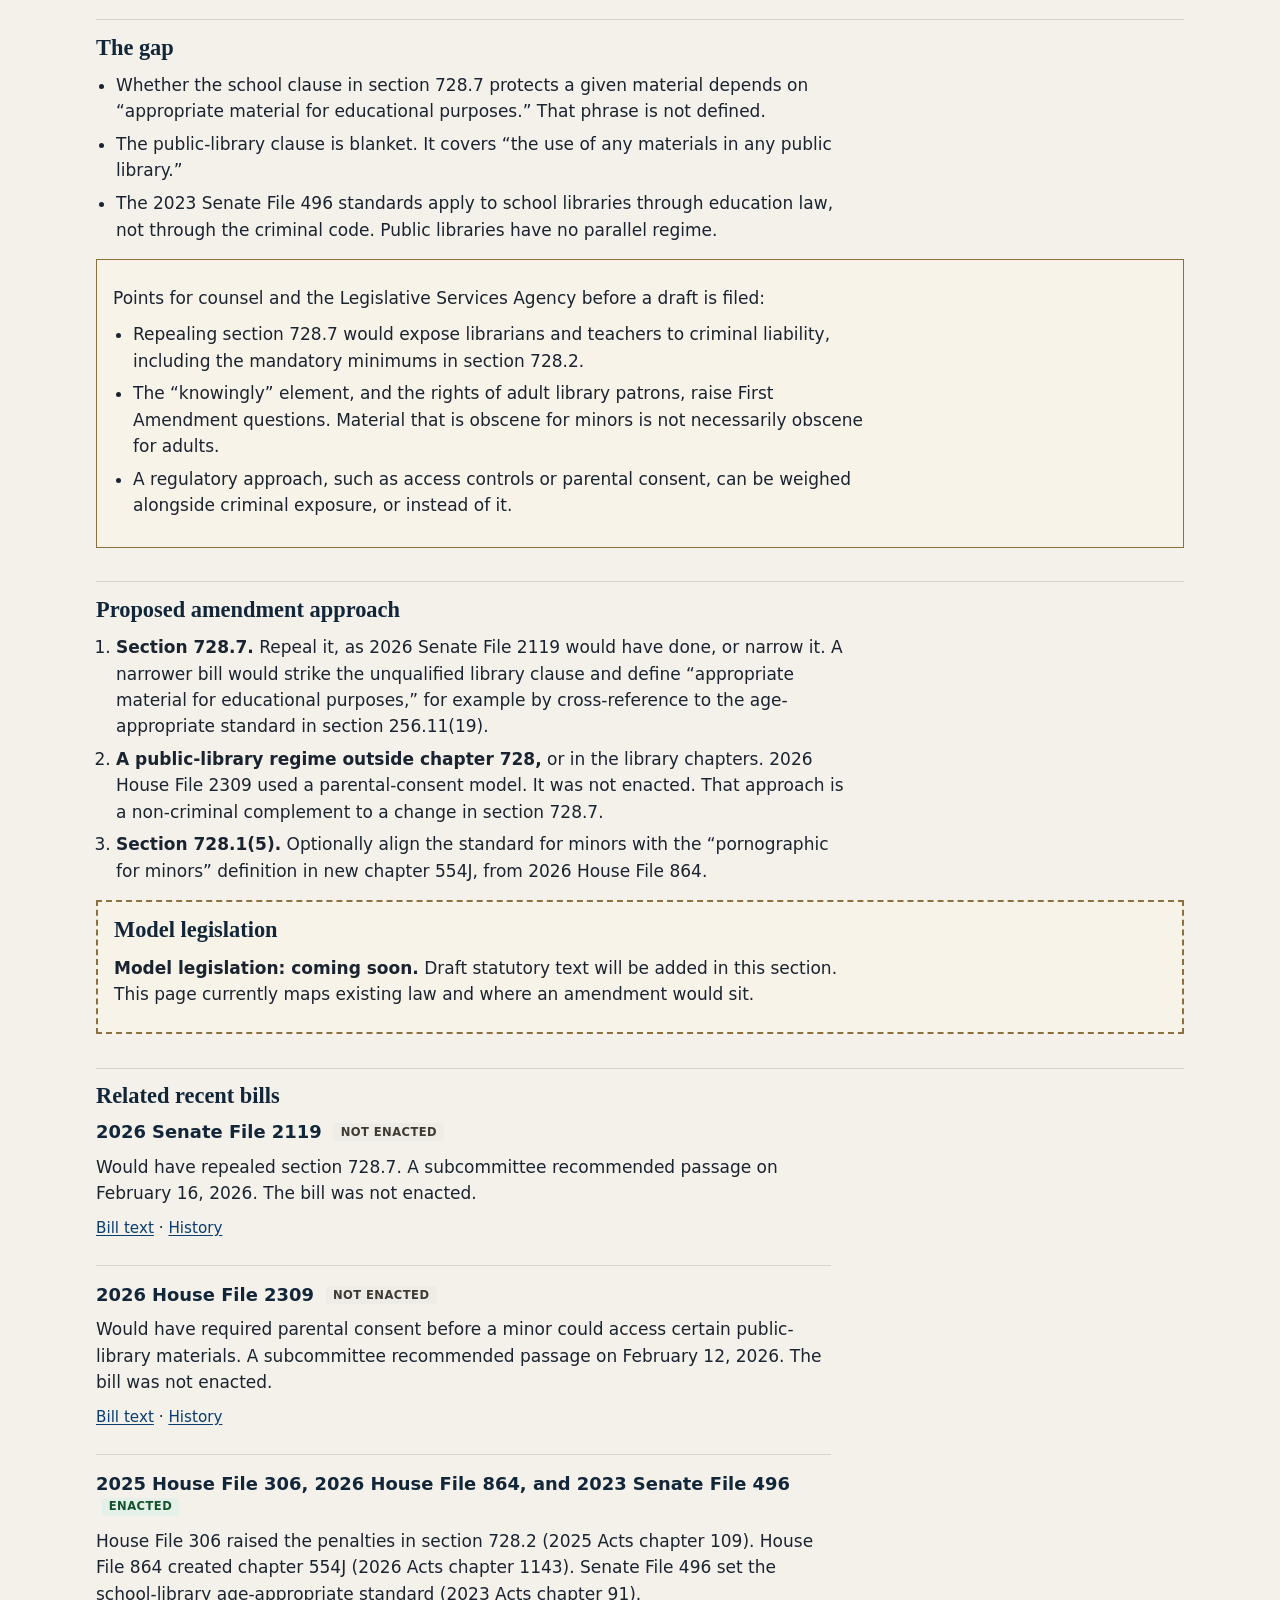
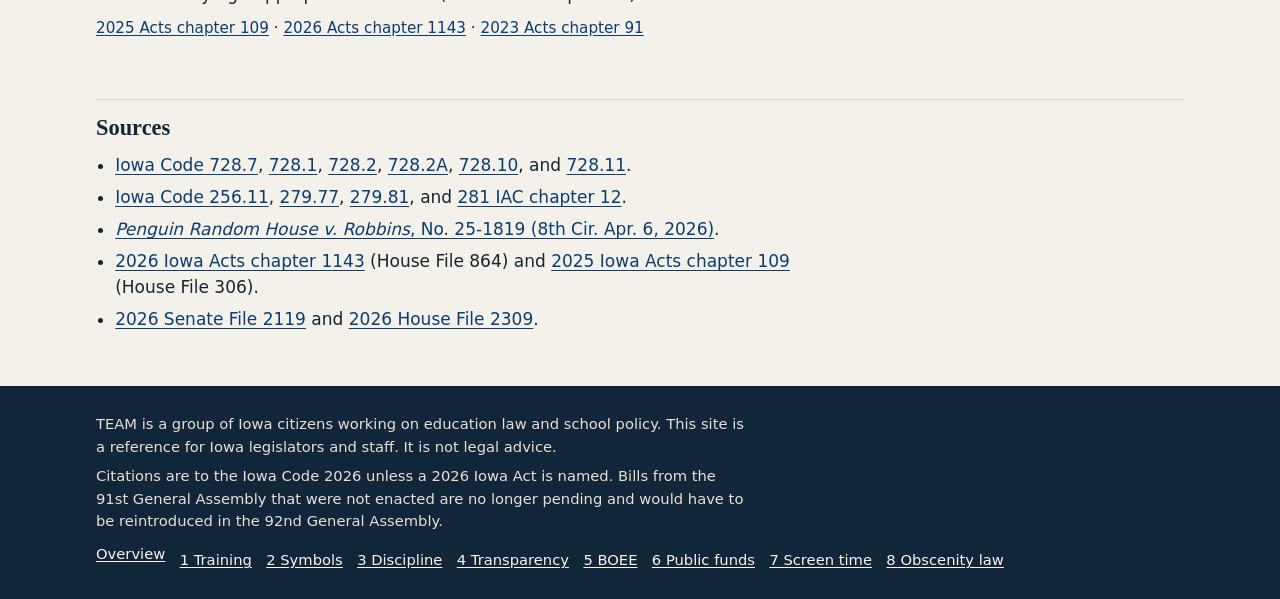
<file: priorities/obscenity-exemption.html>
<!DOCTYPE html>
<html lang="en">
<head>
  <meta charset="utf-8">
  <meta name="viewport" content="width=device-width, initial-scale=1">
  <title>Obscenity exemptions · TEAM 2027 Iowa education priorities</title>
  <meta name="description" content="Where Iowa could repeal or narrow the obscenity-law exemption for schools and public libraries in Iowa Code section 728.7.">
  <link rel="stylesheet" href="../css/styles.css">
</head>
<body>
  <a class="skip-link" href="#main">Skip to content</a>
  <header class="site-header">
    <div class="wrap header-inner">
      <p class="site-mark"><a href="../index.html">TEAM</a></p>
      <p class="site-tagline">Iowa education priorities for the 2027 legislative session</p>
    </div>
    <div class="wrap">
      <nav class="site-nav" aria-label="Site">
        <ul>
          <li><a href="../index.html">Overview</a></li>
          <li><a href="required-training.html"><span class="nav-num">1</span> Training</a></li>
          <li><a href="political-messaging.html"><span class="nav-num">2</span> Symbols</a></li>
          <li><a href="school-discipline.html"><span class="nav-num">3</span> Discipline</a></li>
          <li><a href="transparency.html"><span class="nav-num">4</span> Transparency</a></li>
          <li><a href="boee-reform.html"><span class="nav-num">5</span> BOEE</a></li>
          <li><a href="public-funds.html"><span class="nav-num">6</span> Public funds</a></li>
          <li><a href="screen-time.html"><span class="nav-num">7</span> Screen time</a></li>
          <li><a href="obscenity-exemption.html" aria-current="page"><span class="nav-num">8</span> Obscenity law</a></li>
        </ul>
      </nav>
    </div>
  </header>

  <main id="main" class="wrap">
    <p class="kicker">Priority 8 of 8</p>
    <h1>Obscenity-law exemptions for schools and libraries</h1>
    <p class="updated">Last updated: <time datetime="2026-09-27">September 27, 2026</time></p>

    <nav class="page-nav" aria-label="On this page">
      <ol>
        <li><a href="#goal">Goal</a></li>
        <li><a href="#current-law">Current law</a></li>
        <li><a href="#gap">The gap</a></li>
        <li><a href="#approach">Amendment approach</a></li>
        <li><a href="#sample">Model legislation</a></li>
        <li><a href="#bills">Recent bills</a></li>
        <li><a href="#sources">Sources</a></li>
      </ol>
    </nav>

    <section id="goal" class="goal">
      <h2>Goal</h2>
      <p>Remove the exemptions in Iowa’s obscenity law that shield schools and public libraries.</p>
    </section>

    <section id="current-law">
      <h2>Current law</h2>
      <p>Chapter 728 is a criminal statute. A separate education-law standard already applies to school libraries. Public libraries do not have a parallel regime in the education chapters.</p>
      <div class="table-scroll">
        <table>
          <caption>Obscenity, school-library, and related provisions. Links open the current official PDF or the cited opinion.</caption>
          <thead>
            <tr>
              <th scope="col">Section</th>
              <th scope="col">What it does now</th>
            </tr>
          </thead>
          <tbody>
            <tr>
              <th scope="row"><a href="https://www.legis.iowa.gov/docs/code/728.1.pdf">Iowa Code 728.1(5)</a></th>
              <td>Defines “obscene material” using contemporary community standards, including what is suitable material for minors, and a lack of serious literary, scientific, political, or artistic value.</td>
            </tr>
            <tr>
              <th scope="row"><a href="https://www.legis.iowa.gov/docs/code/728.2.pdf">728.2</a> and <a href="https://www.legis.iowa.gov/docs/code/728.2A.pdf">728.2A</a></th>
              <td>Knowingly disseminating or exhibiting obscene material to a minor is a serious misdemeanor. A repeat offense is an aggravated misdemeanor with a one-year mandatory minimum, and then a class “D” felony with a three-year mandatory minimum. Penalties were strengthened by 2025 House File 306 (<a href="https://www.legis.iowa.gov/docs/publications/iactc/91.1/CH0109.pdf">2025 Acts chapter 109</a>). Section 728.2A covers a minor distributing obscene material to a minor.</td>
            </tr>
            <tr>
              <th scope="row"><a href="https://www.legis.iowa.gov/docs/code/728.7.pdf">728.7</a></th>
              <td>The exemption. The section reads: “Nothing in this chapter prohibits the use of appropriate material for educational purposes in any accredited school, or any public library, or in any educational program in which the minor is participating. Nothing in this chapter prohibits the attendance of minors at an exhibition or display of art works or the use of any materials in any public library.” The first sentence is limited to “appropriate material for educational purposes.” The closing clause, on the use of any materials in any public library, is an unqualified library exemption.</td>
            </tr>
            <tr>
              <th scope="row"><a href="https://www.legis.iowa.gov/docs/code/728.10.pdf">728.10</a></th>
              <td>An affirmative defense to a dissemination-to-minors charge if the defendant reasonably believed the minor was 18 or older based on an apparently official identification, or if the minor was accompanied by a parent or spouse aged 18 or older.</td>
            </tr>
            <tr>
              <th scope="row"><a href="https://www.legis.iowa.gov/docs/code/728.11.pdf">728.11</a></th>
              <td>Preempts local obscenity regulation. Chapter 728 is the sole regulation of obscene material, so a city or county may not legislate on it.</td>
            </tr>
            <tr>
              <th scope="row"><a href="https://www.legis.iowa.gov/docs/code/256.11.pdf">256.11(9)(a)(2) and (3)</a>, <a href="https://www.legis.iowa.gov/docs/code/256.11.pdf">256.11(19)</a>, and <a href="https://www.legis.iowa.gov/docs/iac/chapter/281.12.pdf">281 IAC 12.3(10)</a></th>
              <td>Under 2023 Senate File 496, school library materials must be age-appropriate. Age-appropriate material excludes a description or depiction of a sex act. Enforcement runs through the Department of Education and the Board of Educational Examiners. On April 6, 2026, the United States Court of Appeals for the Eighth Circuit vacated the preliminary injunction against this provision in <em>Penguin Random House v. Robbins</em>, No. 25-1819. <a href="https://cases.justia.com/federal/appellate-courts/ca8/25-1819/25-1819-2026-04-06.pdf?ts=1775487690">Opinion</a>.</td>
            </tr>
            <tr>
              <th scope="row"><a href="https://www.legis.iowa.gov/docs/code/279.77.pdf">279.77</a>, <a href="https://www.legis.iowa.gov/docs/code/279.81.pdf">279.81</a>, and <a href="https://www.legis.iowa.gov/docs/code/280.22.pdf">280.22(2)(a)</a></th>
              <td>Section 279.77 requires book-removal and review procedures and a posted library list. Section 279.81 provides that students may not serve on a library-removal committee. Section 280.22(2)(a) provides that students may not distribute obscene material.</td>
            </tr>
            <tr>
              <th scope="row"><a href="https://www.legis.iowa.gov/docs/publications/iactc/91.2/CH1143.pdf">2026 House File 864</a>, new chapter 554J (2026 Acts chapter 1143)</th>
              <td>Approved June 1, 2026. Defines material that is “pornographic for minors,” using a serious-value test applied for minors. The chapter requires age verification for websites and creates civil liability. Iowa has no separate “harmful to minors” crime in chapter 728. The chapter 728 definition is the obscenity standard with a component for minors.</td>
            </tr>
          </tbody>
        </table>
      </div>
    </section>

    <section id="gap">
      <h2>The gap</h2>
      <ul>
        <li>Whether the school clause in section 728.7 protects a given material depends on “appropriate material for educational purposes.” That phrase is not defined.</li>
        <li>The public-library clause is blanket. It covers “the use of any materials in any public library.”</li>
        <li>The 2023 Senate File 496 standards apply to school libraries through education law, not through the criminal code. Public libraries have no parallel regime.</li>
      </ul>
      <div class="note">
        <p>Points for counsel and the Legislative Services Agency before a draft is filed:</p>
        <ul>
          <li>Repealing section 728.7 would expose librarians and teachers to criminal liability, including the mandatory minimums in section 728.2.</li>
          <li>The “knowingly” element, and the rights of adult library patrons, raise First Amendment questions. Material that is obscene for minors is not necessarily obscene for adults.</li>
          <li>A regulatory approach, such as access controls or parental consent, can be weighed alongside criminal exposure, or instead of it.</li>
        </ul>
      </div>
    </section>

    <section id="approach">
      <h2>Proposed amendment approach</h2>
      <ol>
        <li><strong>Section 728.7.</strong> Repeal it, as 2026 Senate File 2119 would have done, or narrow it. A narrower bill would strike the unqualified library clause and define “appropriate material for educational purposes,” for example by cross-reference to the age-appropriate standard in section 256.11(19).</li>
        <li><strong>A public-library regime outside chapter 728,</strong> or in the library chapters. 2026 House File 2309 used a parental-consent model. It was not enacted. That approach is a non-criminal complement to a change in section 728.7.</li>
        <li><strong>Section 728.1(5).</strong> Optionally align the standard for minors with the “pornographic for minors” definition in new chapter 554J, from 2026 House File 864.</li>
      </ol>
    </section>

    <section id="sample" class="coming-soon" aria-labelledby="sample-heading">
      <h2 id="sample-heading">Model legislation</h2>
      <p><strong>Model legislation: coming soon.</strong> Draft statutory text will be added in this section. This page currently maps existing law and where an amendment would sit.</p>
    </section>

    <section id="bills">
      <h2>Related recent bills</h2>

      <article class="bill">
        <h3>2026 Senate File 2119 <span class="status status-not">Not enacted</span></h3>
        <p>Would have repealed section 728.7. A subcommittee recommended passage on February 16, 2026. The bill was not enacted.</p>
        <p class="bill-links"><a href="https://www.legis.iowa.gov/docs/publications/LGI/91/SF2119.pdf">Bill text</a> · <a href="https://www.legis.iowa.gov/legislation/billTracking/billHistory?billName=SF2119&amp;ga=91">History</a></p>
      </article>

      <article class="bill">
        <h3>2026 House File 2309 <span class="status status-not">Not enacted</span></h3>
        <p>Would have required parental consent before a minor could access certain public-library materials. A subcommittee recommended passage on February 12, 2026. The bill was not enacted.</p>
        <p class="bill-links"><a href="https://www.legis.iowa.gov/docs/publications/LGI/91/HF2309.pdf">Bill text</a> · <a href="https://www.legis.iowa.gov/legislation/billTracking/billHistory?billName=HF2309&amp;ga=91">History</a></p>
      </article>

      <article class="bill">
        <h3>2025 House File 306, 2026 House File 864, and 2023 Senate File 496 <span class="status status-enacted">Enacted</span></h3>
        <p>House File 306 raised the penalties in section 728.2 (2025 Acts chapter 109). House File 864 created chapter 554J (2026 Acts chapter 1143). Senate File 496 set the school-library age-appropriate standard (2023 Acts chapter 91).</p>
        <p class="bill-links"><a href="https://www.legis.iowa.gov/docs/publications/iactc/91.1/CH0109.pdf">2025 Acts chapter 109</a> · <a href="https://www.legis.iowa.gov/docs/publications/iactc/91.2/CH1143.pdf">2026 Acts chapter 1143</a> · <a href="https://www.legis.iowa.gov/docs/publications/iactc/90.1/CH0091.pdf">2023 Acts chapter 91</a></p>
      </article>
    </section>

    <section id="sources">
      <h2>Sources</h2>
      <ul class="sources">
        <li><a href="https://www.legis.iowa.gov/docs/code/728.7.pdf">Iowa Code 728.7</a>, <a href="https://www.legis.iowa.gov/docs/code/728.1.pdf">728.1</a>, <a href="https://www.legis.iowa.gov/docs/code/728.2.pdf">728.2</a>, <a href="https://www.legis.iowa.gov/docs/code/728.2A.pdf">728.2A</a>, <a href="https://www.legis.iowa.gov/docs/code/728.10.pdf">728.10</a>, and <a href="https://www.legis.iowa.gov/docs/code/728.11.pdf">728.11</a>.</li>
        <li><a href="https://www.legis.iowa.gov/docs/code/256.11.pdf">Iowa Code 256.11</a>, <a href="https://www.legis.iowa.gov/docs/code/279.77.pdf">279.77</a>, <a href="https://www.legis.iowa.gov/docs/code/279.81.pdf">279.81</a>, and <a href="https://www.legis.iowa.gov/docs/iac/chapter/281.12.pdf">281 IAC chapter 12</a>.</li>
        <li><a href="https://cases.justia.com/federal/appellate-courts/ca8/25-1819/25-1819-2026-04-06.pdf?ts=1775487690"><em>Penguin Random House v. Robbins</em>, No. 25-1819 (8th Cir. Apr. 6, 2026)</a>.</li>
        <li><a href="https://www.legis.iowa.gov/docs/publications/iactc/91.2/CH1143.pdf">2026 Iowa Acts chapter 1143</a> (House File 864) and <a href="https://www.legis.iowa.gov/docs/publications/iactc/91.1/CH0109.pdf">2025 Iowa Acts chapter 109</a> (House File 306).</li>
        <li><a href="https://www.legis.iowa.gov/docs/publications/LGI/91/SF2119.pdf">2026 Senate File 2119</a> and <a href="https://www.legis.iowa.gov/docs/publications/LGI/91/HF2309.pdf">2026 House File 2309</a>.</li>
      </ul>
    </section>
  </main>

  <footer class="site-footer">
    <div class="wrap">
      <p>TEAM is a group of Iowa citizens working on education law and school policy. This site is a reference for Iowa legislators and staff. It is not legal advice.</p>
      <p>Citations are to the Iowa Code 2026 unless a 2026 Iowa Act is named. Bills from the 91st General Assembly that were not enacted are no longer pending and would have to be reintroduced in the 92nd General Assembly.</p>
      <ul class="footer-nav">
        <li><a href="../index.html">Overview</a></li>
        <li><a href="required-training.html">1 Training</a></li>
        <li><a href="political-messaging.html">2 Symbols</a></li>
        <li><a href="school-discipline.html">3 Discipline</a></li>
        <li><a href="transparency.html">4 Transparency</a></li>
        <li><a href="boee-reform.html">5 BOEE</a></li>
        <li><a href="public-funds.html">6 Public funds</a></li>
        <li><a href="screen-time.html">7 Screen time</a></li>
        <li><a href="obscenity-exemption.html">8 Obscenity law</a></li>
      </ul>
    </div>
  </footer>
</body>
</html>
</file>
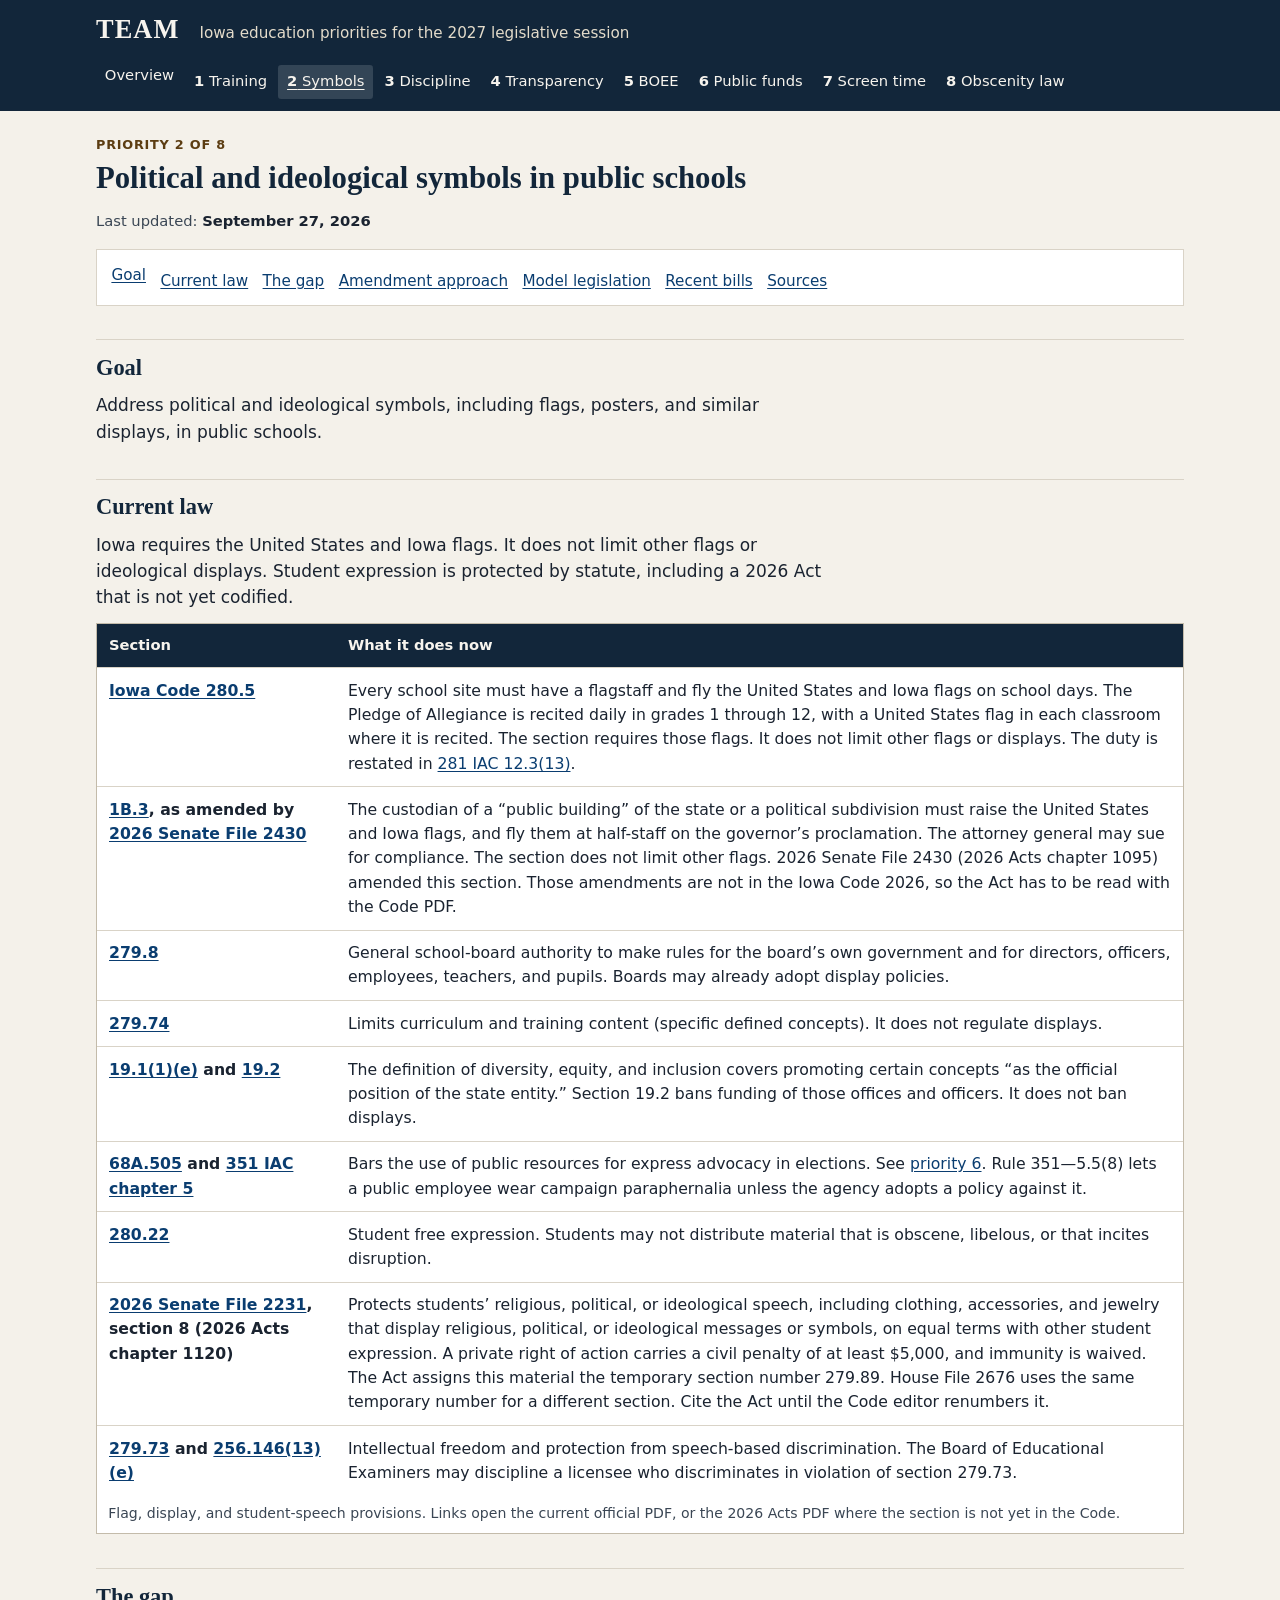
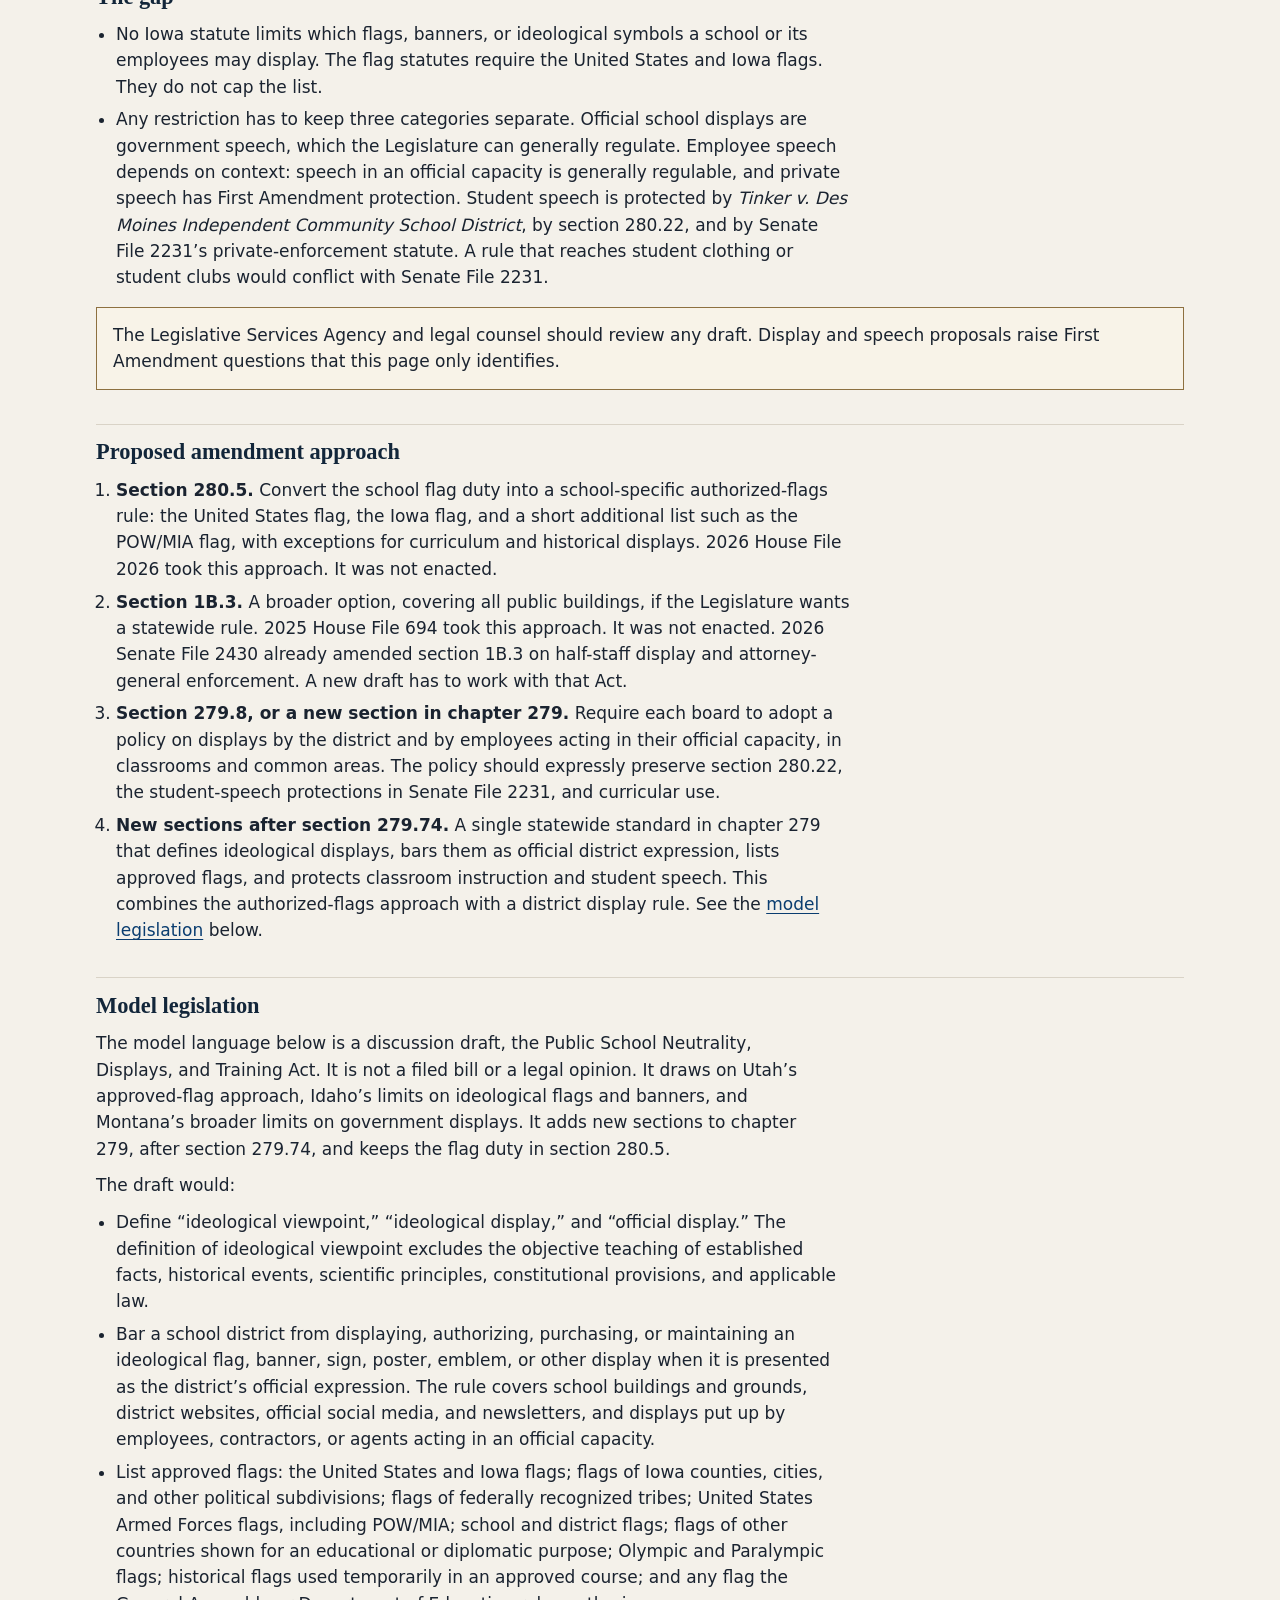
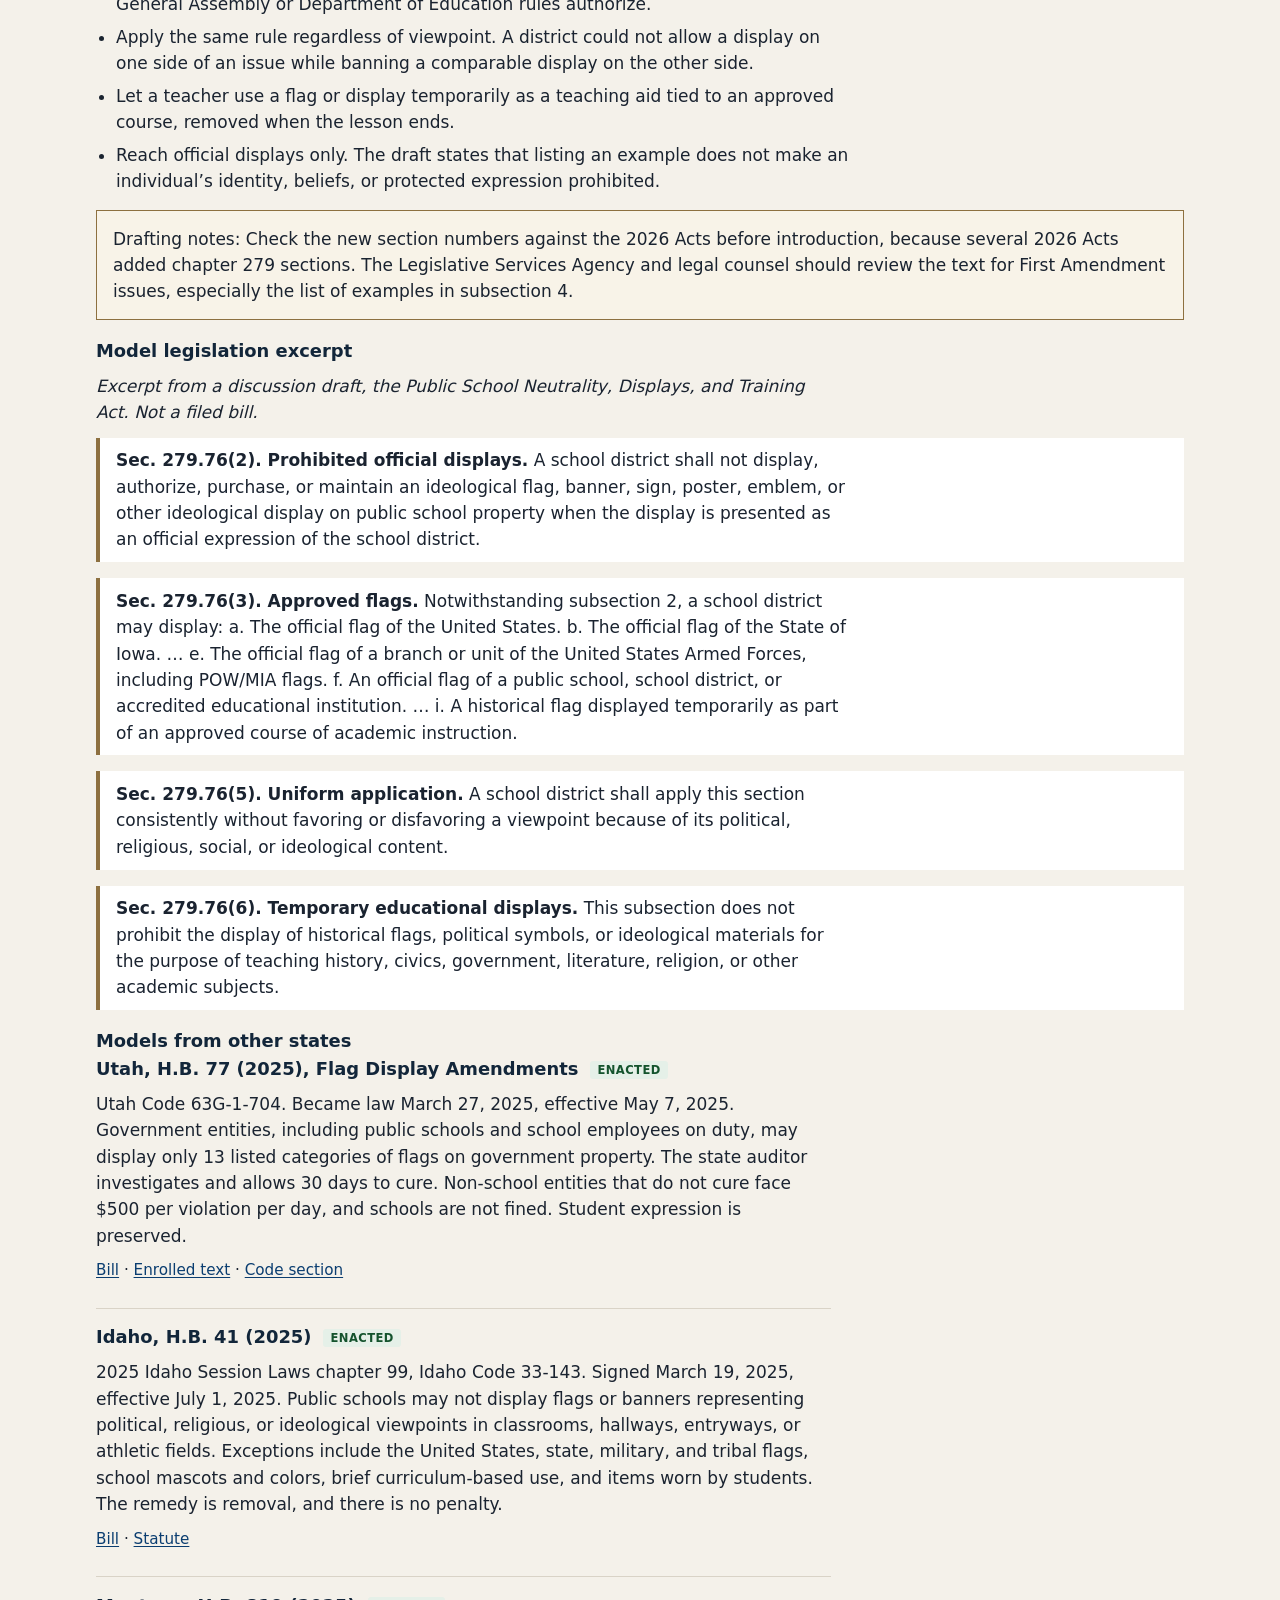
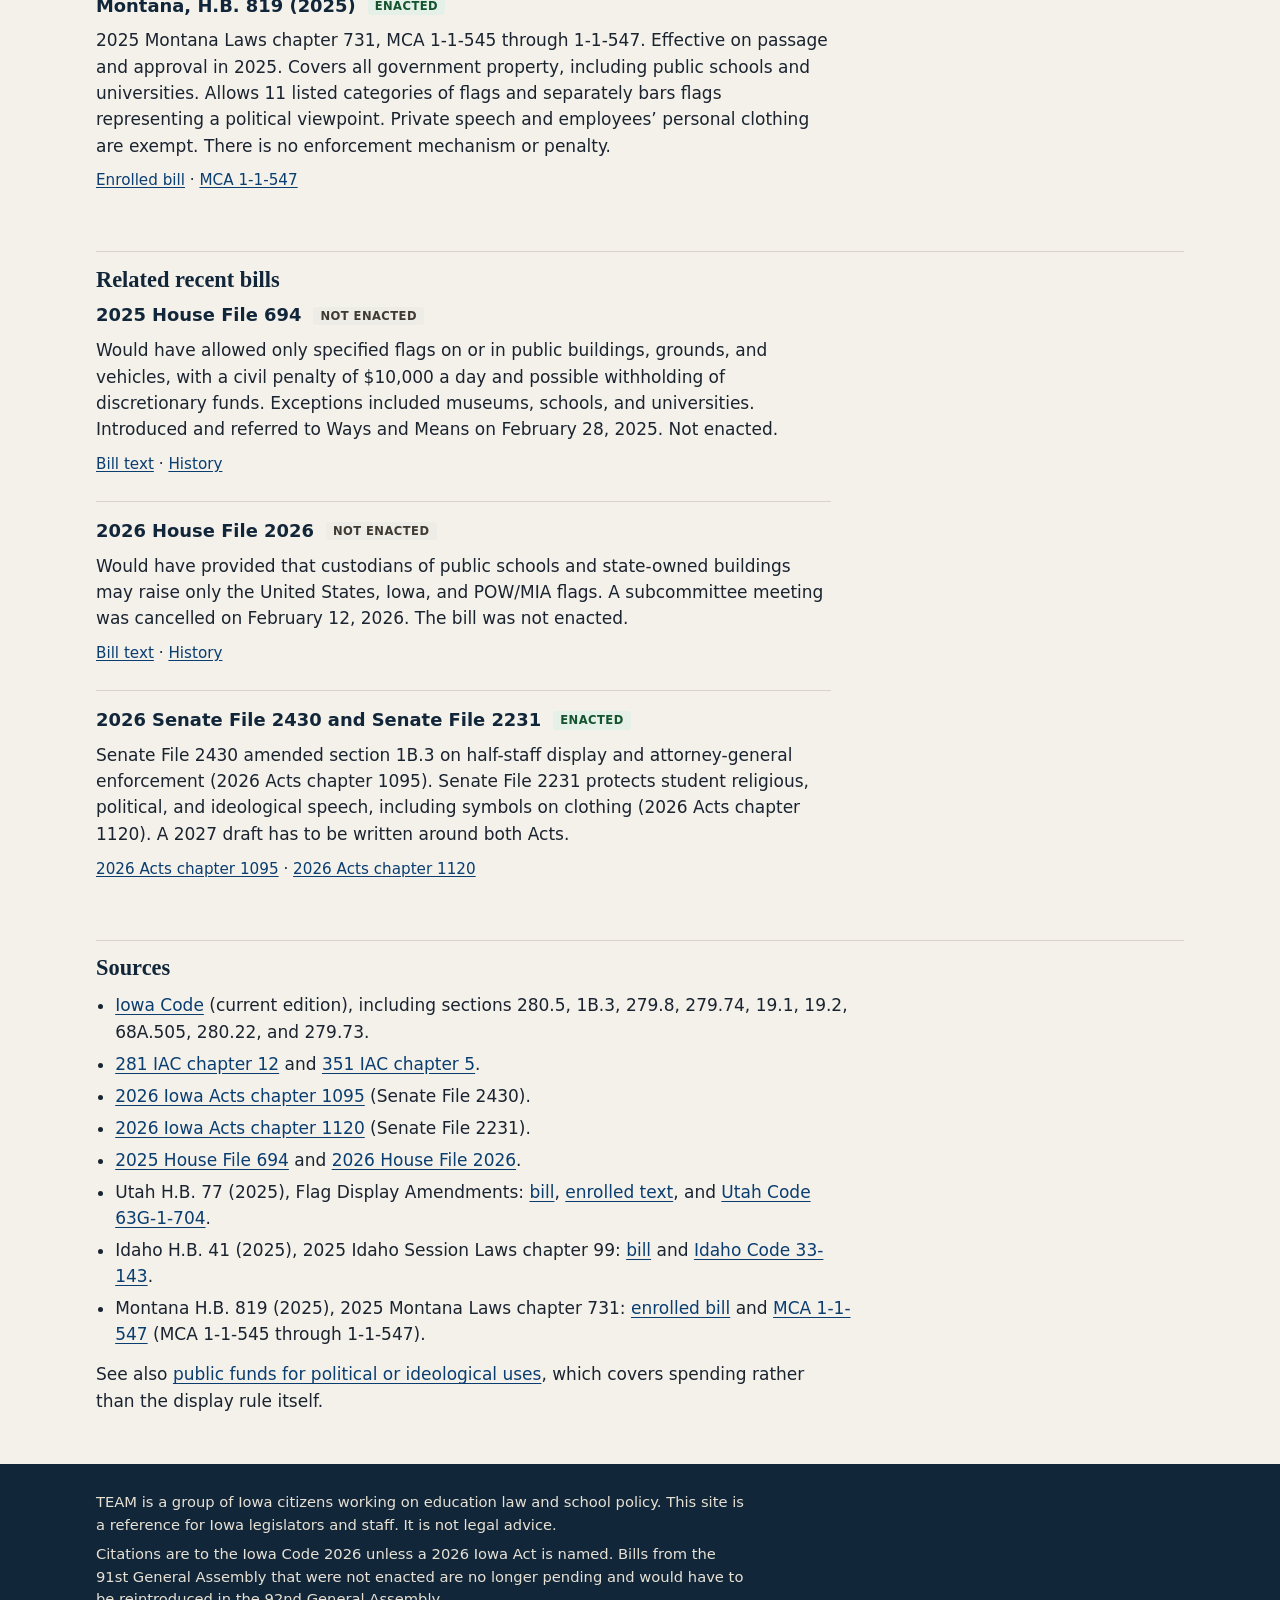
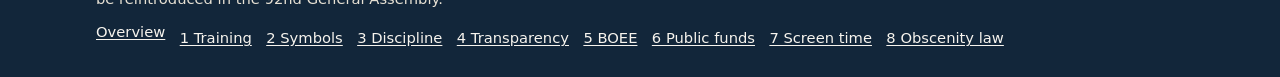
<file: priorities/political-messaging.html>
<!DOCTYPE html>
<html lang="en">
<head>
  <meta charset="utf-8">
  <meta name="viewport" content="width=device-width, initial-scale=1">
  <title>Political and ideological symbols · TEAM 2027 Iowa education priorities</title>
  <meta name="description" content="Where a limit on political and ideological displays in Iowa public schools would amend existing flag and school-board statutes, while preserving student speech.">
  <link rel="stylesheet" href="../css/styles.css">
</head>
<body>
  <a class="skip-link" href="#main">Skip to content</a>
  <header class="site-header">
    <div class="wrap header-inner">
      <p class="site-mark"><a href="../index.html">TEAM</a></p>
      <p class="site-tagline">Iowa education priorities for the 2027 legislative session</p>
    </div>
    <div class="wrap">
      <nav class="site-nav" aria-label="Site">
        <ul>
          <li><a href="../index.html">Overview</a></li>
          <li><a href="required-training.html"><span class="nav-num">1</span> Training</a></li>
          <li><a href="political-messaging.html" aria-current="page"><span class="nav-num">2</span> Symbols</a></li>
          <li><a href="school-discipline.html"><span class="nav-num">3</span> Discipline</a></li>
          <li><a href="transparency.html"><span class="nav-num">4</span> Transparency</a></li>
          <li><a href="boee-reform.html"><span class="nav-num">5</span> BOEE</a></li>
          <li><a href="public-funds.html"><span class="nav-num">6</span> Public funds</a></li>
          <li><a href="screen-time.html"><span class="nav-num">7</span> Screen time</a></li>
          <li><a href="obscenity-exemption.html"><span class="nav-num">8</span> Obscenity law</a></li>
        </ul>
      </nav>
    </div>
  </header>

  <main id="main" class="wrap">
    <p class="kicker">Priority 2 of 8</p>
    <h1>Political and ideological symbols in public schools</h1>
    <p class="updated">Last updated: <time datetime="2026-09-27">September 27, 2026</time></p>

    <nav class="page-nav" aria-label="On this page">
      <ol>
        <li><a href="#goal">Goal</a></li>
        <li><a href="#current-law">Current law</a></li>
        <li><a href="#gap">The gap</a></li>
        <li><a href="#approach">Amendment approach</a></li>
        <li><a href="#sample">Model legislation</a></li>
        <li><a href="#bills">Recent bills</a></li>
        <li><a href="#sources">Sources</a></li>
      </ol>
    </nav>

    <section id="goal" class="goal">
      <h2>Goal</h2>
      <p>Address political and ideological symbols, including flags, posters, and similar displays, in public schools.</p>
    </section>

    <section id="current-law">
      <h2>Current law</h2>
      <p>Iowa requires the United States and Iowa flags. It does not limit other flags or ideological displays. Student expression is protected by statute, including a 2026 Act that is not yet codified.</p>
      <div class="table-scroll">
        <table>
          <caption>Flag, display, and student-speech provisions. Links open the current official PDF, or the 2026 Acts PDF where the section is not yet in the Code.</caption>
          <thead>
            <tr>
              <th scope="col">Section</th>
              <th scope="col">What it does now</th>
            </tr>
          </thead>
          <tbody>
            <tr>
              <th scope="row"><a href="https://www.legis.iowa.gov/docs/code/280.5.pdf">Iowa Code 280.5</a></th>
              <td>Every school site must have a flagstaff and fly the United States and Iowa flags on school days. The Pledge of Allegiance is recited daily in grades 1 through 12, with a United States flag in each classroom where it is recited. The section requires those flags. It does not limit other flags or displays. The duty is restated in <a href="https://www.legis.iowa.gov/docs/iac/chapter/281.12.pdf">281 IAC 12.3(13)</a>.</td>
            </tr>
            <tr>
              <th scope="row"><a href="https://www.legis.iowa.gov/docs/code/1B.3.pdf">1B.3</a>, as amended by <a href="https://www.legis.iowa.gov/docs/publications/iactc/91.2/CH1095.pdf">2026 Senate File 2430</a></th>
              <td>The custodian of a “public building” of the state or a political subdivision must raise the United States and Iowa flags, and fly them at half-staff on the governor’s proclamation. The attorney general may sue for compliance. The section does not limit other flags. 2026 Senate File 2430 (2026 Acts chapter 1095) amended this section. Those amendments are not in the Iowa Code 2026, so the Act has to be read with the Code PDF.</td>
            </tr>
            <tr>
              <th scope="row"><a href="https://www.legis.iowa.gov/docs/code/279.8.pdf">279.8</a></th>
              <td>General school-board authority to make rules for the board’s own government and for directors, officers, employees, teachers, and pupils. Boards may already adopt display policies.</td>
            </tr>
            <tr>
              <th scope="row"><a href="https://www.legis.iowa.gov/docs/code/279.74.pdf">279.74</a></th>
              <td>Limits curriculum and training content (specific defined concepts). It does not regulate displays.</td>
            </tr>
            <tr>
              <th scope="row"><a href="https://www.legis.iowa.gov/docs/code/19.1.pdf">19.1(1)(e)</a> and <a href="https://www.legis.iowa.gov/docs/code/19.2.pdf">19.2</a></th>
              <td>The definition of diversity, equity, and inclusion covers promoting certain concepts “as the official position of the state entity.” Section 19.2 bans funding of those offices and officers. It does not ban displays.</td>
            </tr>
            <tr>
              <th scope="row"><a href="https://www.legis.iowa.gov/docs/code/68A.505.pdf">68A.505</a> and <a href="https://www.legis.iowa.gov/docs/iac/chapter/351.5.pdf">351 IAC chapter 5</a></th>
              <td>Bars the use of public resources for express advocacy in elections. See <a href="public-funds.html">priority 6</a>. Rule 351—5.5(8) lets a public employee wear campaign paraphernalia unless the agency adopts a policy against it.</td>
            </tr>
            <tr>
              <th scope="row"><a href="https://www.legis.iowa.gov/docs/code/280.22.pdf">280.22</a></th>
              <td>Student free expression. Students may not distribute material that is obscene, libelous, or that incites disruption.</td>
            </tr>
            <tr>
              <th scope="row"><a href="https://www.legis.iowa.gov/docs/publications/iactc/91.2/CH1120.pdf">2026 Senate File 2231</a>, section 8 (2026 Acts chapter 1120)</th>
              <td>Protects students’ religious, political, or ideological speech, including clothing, accessories, and jewelry that display religious, political, or ideological messages or symbols, on equal terms with other student expression. A private right of action carries a civil penalty of at least $5,000, and immunity is waived. The Act assigns this material the temporary section number 279.89. House File 2676 uses the same temporary number for a different section. Cite the Act until the Code editor renumbers it.</td>
            </tr>
            <tr>
              <th scope="row"><a href="https://www.legis.iowa.gov/docs/code/279.73.pdf">279.73</a> and <a href="https://www.legis.iowa.gov/docs/code/256.146.pdf">256.146(13)(e)</a></th>
              <td>Intellectual freedom and protection from speech-based discrimination. The Board of Educational Examiners may discipline a licensee who discriminates in violation of section 279.73.</td>
            </tr>
          </tbody>
        </table>
      </div>
    </section>

    <section id="gap">
      <h2>The gap</h2>
      <ul>
        <li>No Iowa statute limits which flags, banners, or ideological symbols a school or its employees may display. The flag statutes require the United States and Iowa flags. They do not cap the list.</li>
        <li>Any restriction has to keep three categories separate. Official school displays are government speech, which the Legislature can generally regulate. Employee speech depends on context: speech in an official capacity is generally regulable, and private speech has First Amendment protection. Student speech is protected by <em>Tinker v. Des Moines Independent Community School District</em>, by section 280.22, and by Senate File 2231’s private-enforcement statute. A rule that reaches student clothing or student clubs would conflict with Senate File 2231.</li>
      </ul>
      <p class="note">The Legislative Services Agency and legal counsel should review any draft. Display and speech proposals raise First Amendment questions that this page only identifies.</p>
    </section>

    <section id="approach">
      <h2>Proposed amendment approach</h2>
      <ol>
        <li><strong>Section 280.5.</strong> Convert the school flag duty into a school-specific authorized-flags rule: the United States flag, the Iowa flag, and a short additional list such as the POW/MIA flag, with exceptions for curriculum and historical displays. 2026 House File 2026 took this approach. It was not enacted.</li>
        <li><strong>Section 1B.3.</strong> A broader option, covering all public buildings, if the Legislature wants a statewide rule. 2025 House File 694 took this approach. It was not enacted. 2026 Senate File 2430 already amended section 1B.3 on half-staff display and attorney-general enforcement. A new draft has to work with that Act.</li>
        <li><strong>Section 279.8, or a new section in chapter 279.</strong> Require each board to adopt a policy on displays by the district and by employees acting in their official capacity, in classrooms and common areas. The policy should expressly preserve section 280.22, the student-speech protections in Senate File 2231, and curricular use.</li>
        <li><strong>New sections after section 279.74.</strong> A single statewide standard in chapter 279 that defines ideological displays, bars them as official district expression, lists approved flags, and protects classroom instruction and student speech. This combines the authorized-flags approach with a district display rule. See the <a href="#sample">model legislation</a> below.</li>
      </ol>
    </section>

    <section id="sample" aria-labelledby="sample-heading">
      <h2 id="sample-heading">Model legislation</h2>
      <p>The model language below is a discussion draft, the Public School Neutrality, Displays, and Training Act. It is not a filed bill or a legal opinion. It draws on Utah’s approved-flag approach, Idaho’s limits on ideological flags and banners, and Montana’s broader limits on government displays. It adds new sections to chapter 279, after section 279.74, and keeps the flag duty in section 280.5.</p>
      <p>The draft would:</p>
      <ul>
        <li>Define “ideological viewpoint,” “ideological display,” and “official display.” The definition of ideological viewpoint excludes the objective teaching of established facts, historical events, scientific principles, constitutional provisions, and applicable law.</li>
        <li>Bar a school district from displaying, authorizing, purchasing, or maintaining an ideological flag, banner, sign, poster, emblem, or other display when it is presented as the district’s official expression. The rule covers school buildings and grounds, district websites, official social media, and newsletters, and displays put up by employees, contractors, or agents acting in an official capacity.</li>
        <li>List approved flags: the United States and Iowa flags; flags of Iowa counties, cities, and other political subdivisions; flags of federally recognized tribes; United States Armed Forces flags, including POW/MIA; school and district flags; flags of other countries shown for an educational or diplomatic purpose; Olympic and Paralympic flags; historical flags used temporarily in an approved course; and any flag the General Assembly or Department of Education rules authorize.</li>
        <li>Apply the same rule regardless of viewpoint. A district could not allow a display on one side of an issue while banning a comparable display on the other side.</li>
        <li>Let a teacher use a flag or display temporarily as a teaching aid tied to an approved course, removed when the lesson ends.</li>
        <li>Reach official displays only. The draft states that listing an example does not make an individual’s identity, beliefs, or protected expression prohibited.</li>
      </ul>
      <p class="note">Drafting notes: Check the new section numbers against the 2026 Acts before introduction, because several 2026 Acts added chapter 279 sections. The Legislative Services Agency and legal counsel should review the text for First Amendment issues, especially the list of examples in subsection 4.</p>

      <h3 id="model-excerpt">Model legislation excerpt</h3>
      <p class="excerpt-note"><em>Excerpt from a discussion draft, the Public School Neutrality, Displays, and Training Act. Not a filed bill.</em></p>
      <blockquote class="statute">
        <p><strong>Sec. 279.76(2). Prohibited official displays.</strong> A school district shall not display, authorize, purchase, or maintain an ideological flag, banner, sign, poster, emblem, or other ideological display on public school property when the display is presented as an official expression of the school district.</p>
      </blockquote>
      <blockquote class="statute">
        <p><strong>Sec. 279.76(3). Approved flags.</strong> Notwithstanding subsection 2, a school district may display: a. The official flag of the United States. b. The official flag of the State of Iowa. … e. The official flag of a branch or unit of the United States Armed Forces, including POW/MIA flags. f. An official flag of a public school, school district, or accredited educational institution. … i. A historical flag displayed temporarily as part of an approved course of academic instruction.</p>
      </blockquote>
      <blockquote class="statute">
        <p><strong>Sec. 279.76(5). Uniform application.</strong> A school district shall apply this section consistently without favoring or disfavoring a viewpoint because of its political, religious, social, or ideological content.</p>
      </blockquote>
      <blockquote class="statute">
        <p><strong>Sec. 279.76(6). Temporary educational displays.</strong> This subsection does not prohibit the display of historical flags, political symbols, or ideological materials for the purpose of teaching history, civics, government, literature, religion, or other academic subjects.</p>
      </blockquote>

      <h3 id="other-states">Models from other states</h3>

      <article class="bill">
        <h3>Utah, H.B. 77 (2025), Flag Display Amendments <span class="status status-enacted">Enacted</span></h3>
        <p>Utah Code 63G-1-704. Became law March 27, 2025, effective May 7, 2025. Government entities, including public schools and school employees on duty, may display only 13 listed categories of flags on government property. The state auditor investigates and allows 30 days to cure. Non-school entities that do not cure face $500 per violation per day, and schools are not fined. Student expression is preserved.</p>
        <p class="bill-links"><a href="https://le.utah.gov/~2025/bills/static/HB0077.html">Bill</a> · <a href="https://le.utah.gov/Session/2025/bills/enrolled/HB0077.pdf">Enrolled text</a> · <a href="https://le.utah.gov/xcode/Title63G/Chapter1/63G-1-S704.html">Code section</a></p>
      </article>

      <article class="bill">
        <h3>Idaho, H.B. 41 (2025) <span class="status status-enacted">Enacted</span></h3>
        <p>2025 Idaho Session Laws chapter 99, Idaho Code 33-143. Signed March 19, 2025, effective July 1, 2025. Public schools may not display flags or banners representing political, religious, or ideological viewpoints in classrooms, hallways, entryways, or athletic fields. Exceptions include the United States, state, military, and tribal flags, school mascots and colors, brief curriculum-based use, and items worn by students. The remedy is removal, and there is no penalty.</p>
        <p class="bill-links"><a href="https://legislature.idaho.gov/sessioninfo/2025/legislation/H0041/">Bill</a> · <a href="https://legislature.idaho.gov/statutesrules/idstat/Title33/T33CH1/SECT33-143/">Statute</a></p>
      </article>

      <article class="bill">
        <h3>Montana, H.B. 819 (2025) <span class="status status-enacted">Enacted</span></h3>
        <p>2025 Montana Laws chapter 731, MCA 1-1-545 through 1-1-547. Effective on passage and approval in 2025. Covers all government property, including public schools and universities. Allows 11 listed categories of flags and separately bars flags representing a political viewpoint. Private speech and employees’ personal clothing are exempt. There is no enforcement mechanism or penalty.</p>
        <p class="bill-links"><a href="https://api.legmt.gov/docs/v1/documents/getContent?documentId=325256">Enrolled bill</a> · <a href="https://mca.legmt.gov/bills/mca/title_0010/chapter_0010/part_0050/section_0470/0010-0010-0050-0470.html">MCA 1-1-547</a></p>
      </article>
    </section>

    <section id="bills">
      <h2>Related recent bills</h2>

      <article class="bill">
        <h3>2025 House File 694 <span class="status status-not">Not enacted</span></h3>
        <p>Would have allowed only specified flags on or in public buildings, grounds, and vehicles, with a civil penalty of $10,000 a day and possible withholding of discretionary funds. Exceptions included museums, schools, and universities. Introduced and referred to Ways and Means on February 28, 2025. Not enacted.</p>
        <p class="bill-links"><a href="https://www.legis.iowa.gov/docs/publications/LGI/91/HF694.pdf">Bill text</a> · <a href="https://www.legis.iowa.gov/legislation/billTracking/billHistory?billName=HF694&amp;ga=91">History</a></p>
      </article>

      <article class="bill">
        <h3>2026 House File 2026 <span class="status status-not">Not enacted</span></h3>
        <p>Would have provided that custodians of public schools and state-owned buildings may raise only the United States, Iowa, and POW/MIA flags. A subcommittee meeting was cancelled on February 12, 2026. The bill was not enacted.</p>
        <p class="bill-links"><a href="https://www.legis.iowa.gov/docs/publications/LGI/91/HF2026.pdf">Bill text</a> · <a href="https://www.legis.iowa.gov/legislation/billTracking/billHistory?billName=HF2026&amp;ga=91">History</a></p>
      </article>

      <article class="bill">
        <h3>2026 Senate File 2430 and Senate File 2231 <span class="status status-enacted">Enacted</span></h3>
        <p>Senate File 2430 amended section 1B.3 on half-staff display and attorney-general enforcement (2026 Acts chapter 1095). Senate File 2231 protects student religious, political, and ideological speech, including symbols on clothing (2026 Acts chapter 1120). A 2027 draft has to be written around both Acts.</p>
        <p class="bill-links"><a href="https://www.legis.iowa.gov/docs/publications/iactc/91.2/CH1095.pdf">2026 Acts chapter 1095</a> · <a href="https://www.legis.iowa.gov/docs/publications/iactc/91.2/CH1120.pdf">2026 Acts chapter 1120</a></p>
      </article>
    </section>

    <section id="sources">
      <h2>Sources</h2>
      <ul class="sources">
        <li><a href="https://www.legis.iowa.gov/law/iowaCode">Iowa Code</a> (current edition), including sections 280.5, 1B.3, 279.8, 279.74, 19.1, 19.2, 68A.505, 280.22, and 279.73.</li>
        <li><a href="https://www.legis.iowa.gov/docs/iac/chapter/281.12.pdf">281 IAC chapter 12</a> and <a href="https://www.legis.iowa.gov/docs/iac/chapter/351.5.pdf">351 IAC chapter 5</a>.</li>
        <li><a href="https://www.legis.iowa.gov/docs/publications/iactc/91.2/CH1095.pdf">2026 Iowa Acts chapter 1095</a> (Senate File 2430).</li>
        <li><a href="https://www.legis.iowa.gov/docs/publications/iactc/91.2/CH1120.pdf">2026 Iowa Acts chapter 1120</a> (Senate File 2231).</li>
        <li><a href="https://www.legis.iowa.gov/docs/publications/LGI/91/HF694.pdf">2025 House File 694</a> and <a href="https://www.legis.iowa.gov/docs/publications/LGI/91/HF2026.pdf">2026 House File 2026</a>.</li>
        <li>Utah H.B. 77 (2025), Flag Display Amendments: <a href="https://le.utah.gov/~2025/bills/static/HB0077.html">bill</a>, <a href="https://le.utah.gov/Session/2025/bills/enrolled/HB0077.pdf">enrolled text</a>, and <a href="https://le.utah.gov/xcode/Title63G/Chapter1/63G-1-S704.html">Utah Code 63G-1-704</a>.</li>
        <li>Idaho H.B. 41 (2025), 2025 Idaho Session Laws chapter 99: <a href="https://legislature.idaho.gov/sessioninfo/2025/legislation/H0041/">bill</a> and <a href="https://legislature.idaho.gov/statutesrules/idstat/Title33/T33CH1/SECT33-143/">Idaho Code 33-143</a>.</li>
        <li>Montana H.B. 819 (2025), 2025 Montana Laws chapter 731: <a href="https://api.legmt.gov/docs/v1/documents/getContent?documentId=325256">enrolled bill</a> and <a href="https://mca.legmt.gov/bills/mca/title_0010/chapter_0010/part_0050/section_0470/0010-0010-0050-0470.html">MCA 1-1-547</a> (MCA 1-1-545 through 1-1-547).</li>
      </ul>
      <p class="see-also">See also <a href="public-funds.html">public funds for political or ideological uses</a>, which covers spending rather than the display rule itself.</p>
    </section>
  </main>

  <footer class="site-footer">
    <div class="wrap">
      <p>TEAM is a group of Iowa citizens working on education law and school policy. This site is a reference for Iowa legislators and staff. It is not legal advice.</p>
      <p>Citations are to the Iowa Code 2026 unless a 2026 Iowa Act is named. Bills from the 91st General Assembly that were not enacted are no longer pending and would have to be reintroduced in the 92nd General Assembly.</p>
      <ul class="footer-nav">
        <li><a href="../index.html">Overview</a></li>
        <li><a href="required-training.html">1 Training</a></li>
        <li><a href="political-messaging.html">2 Symbols</a></li>
        <li><a href="school-discipline.html">3 Discipline</a></li>
        <li><a href="transparency.html">4 Transparency</a></li>
        <li><a href="boee-reform.html">5 BOEE</a></li>
        <li><a href="public-funds.html">6 Public funds</a></li>
        <li><a href="screen-time.html">7 Screen time</a></li>
        <li><a href="obscenity-exemption.html">8 Obscenity law</a></li>
      </ul>
    </div>
  </footer>
</body>
</html>
</file>
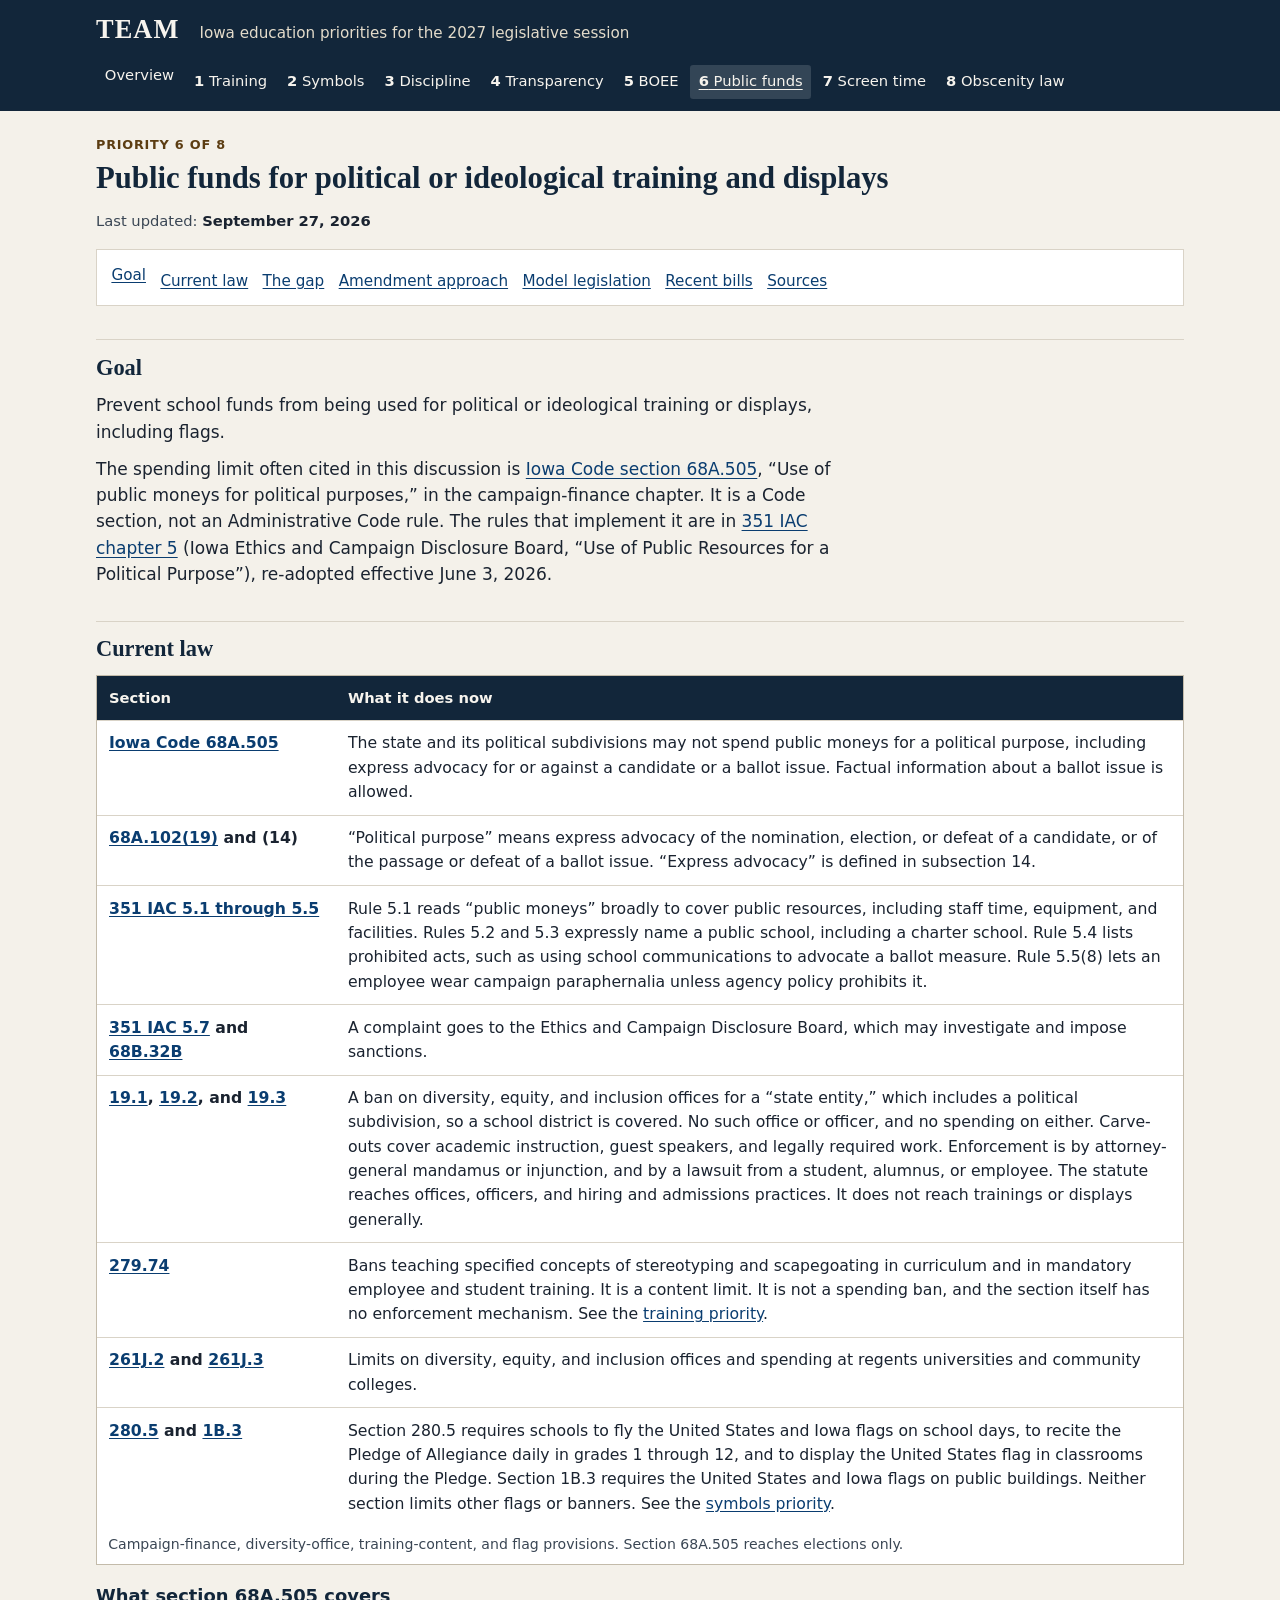
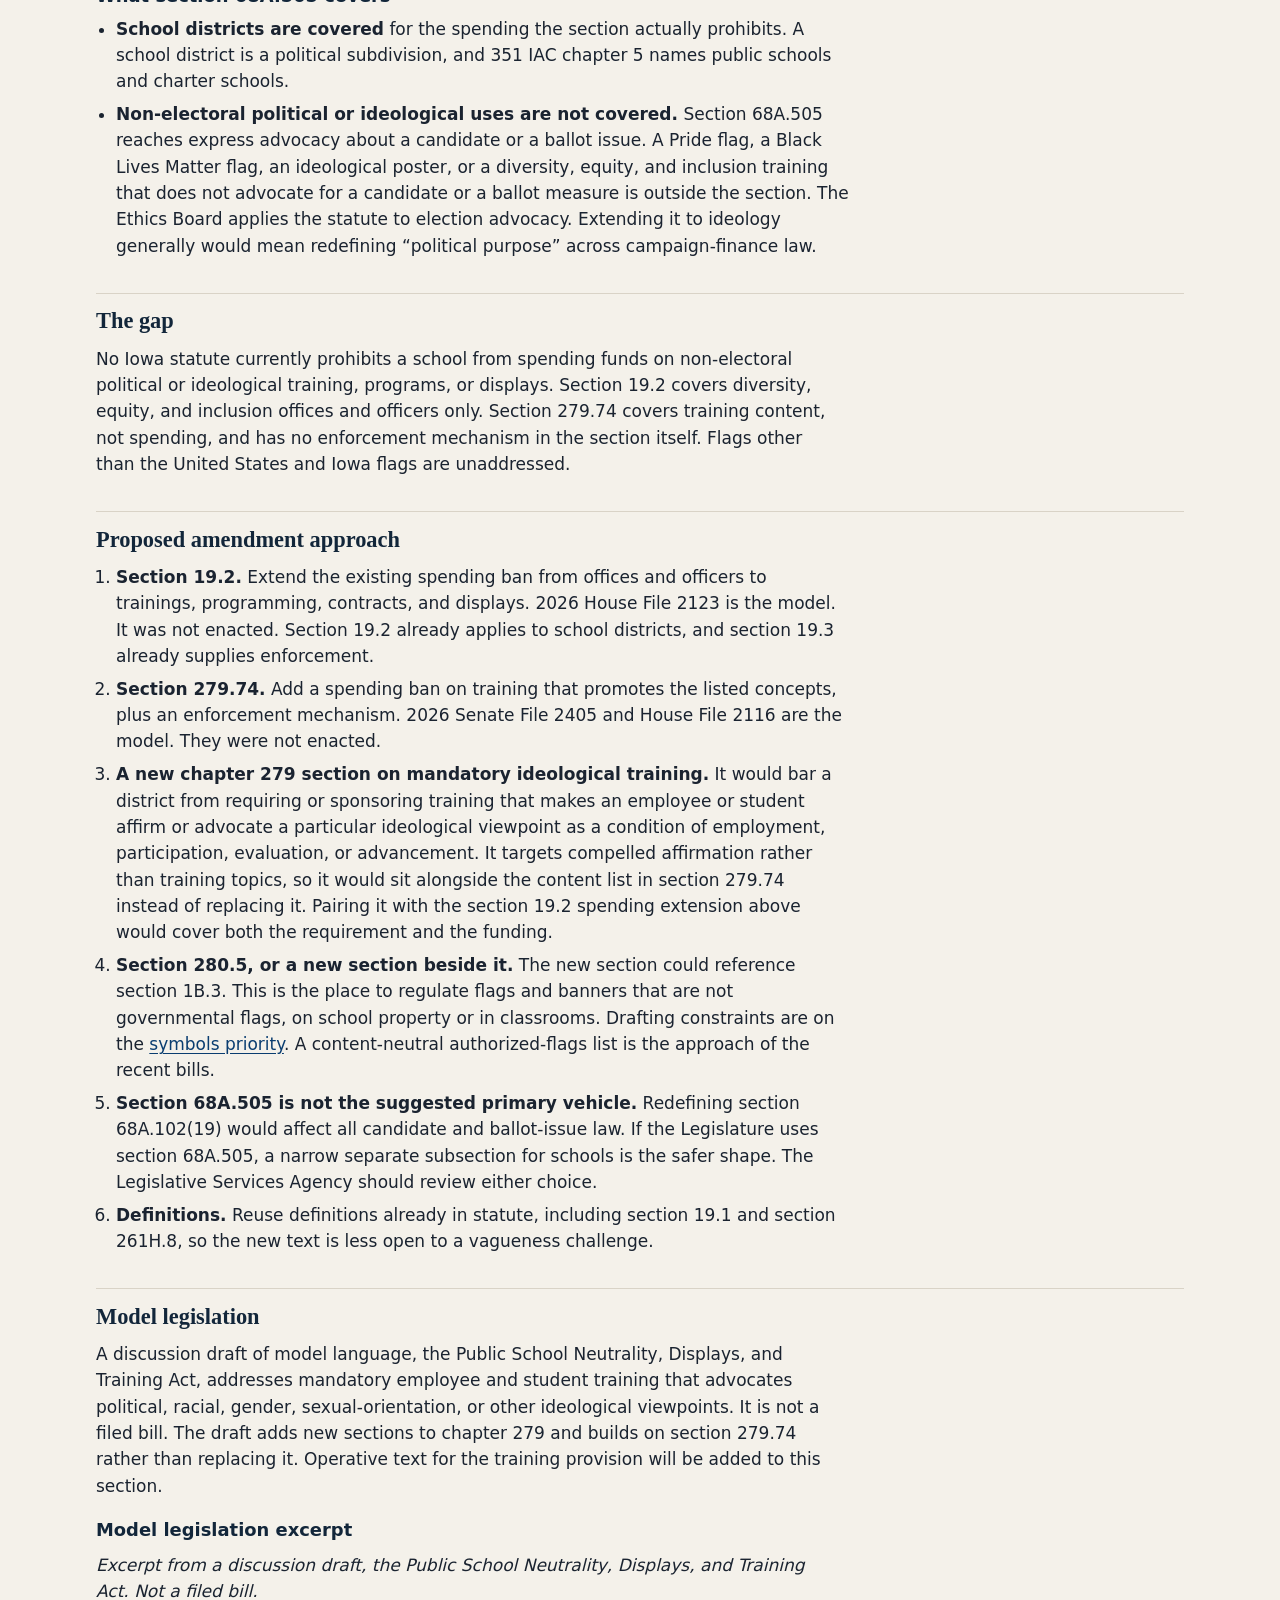
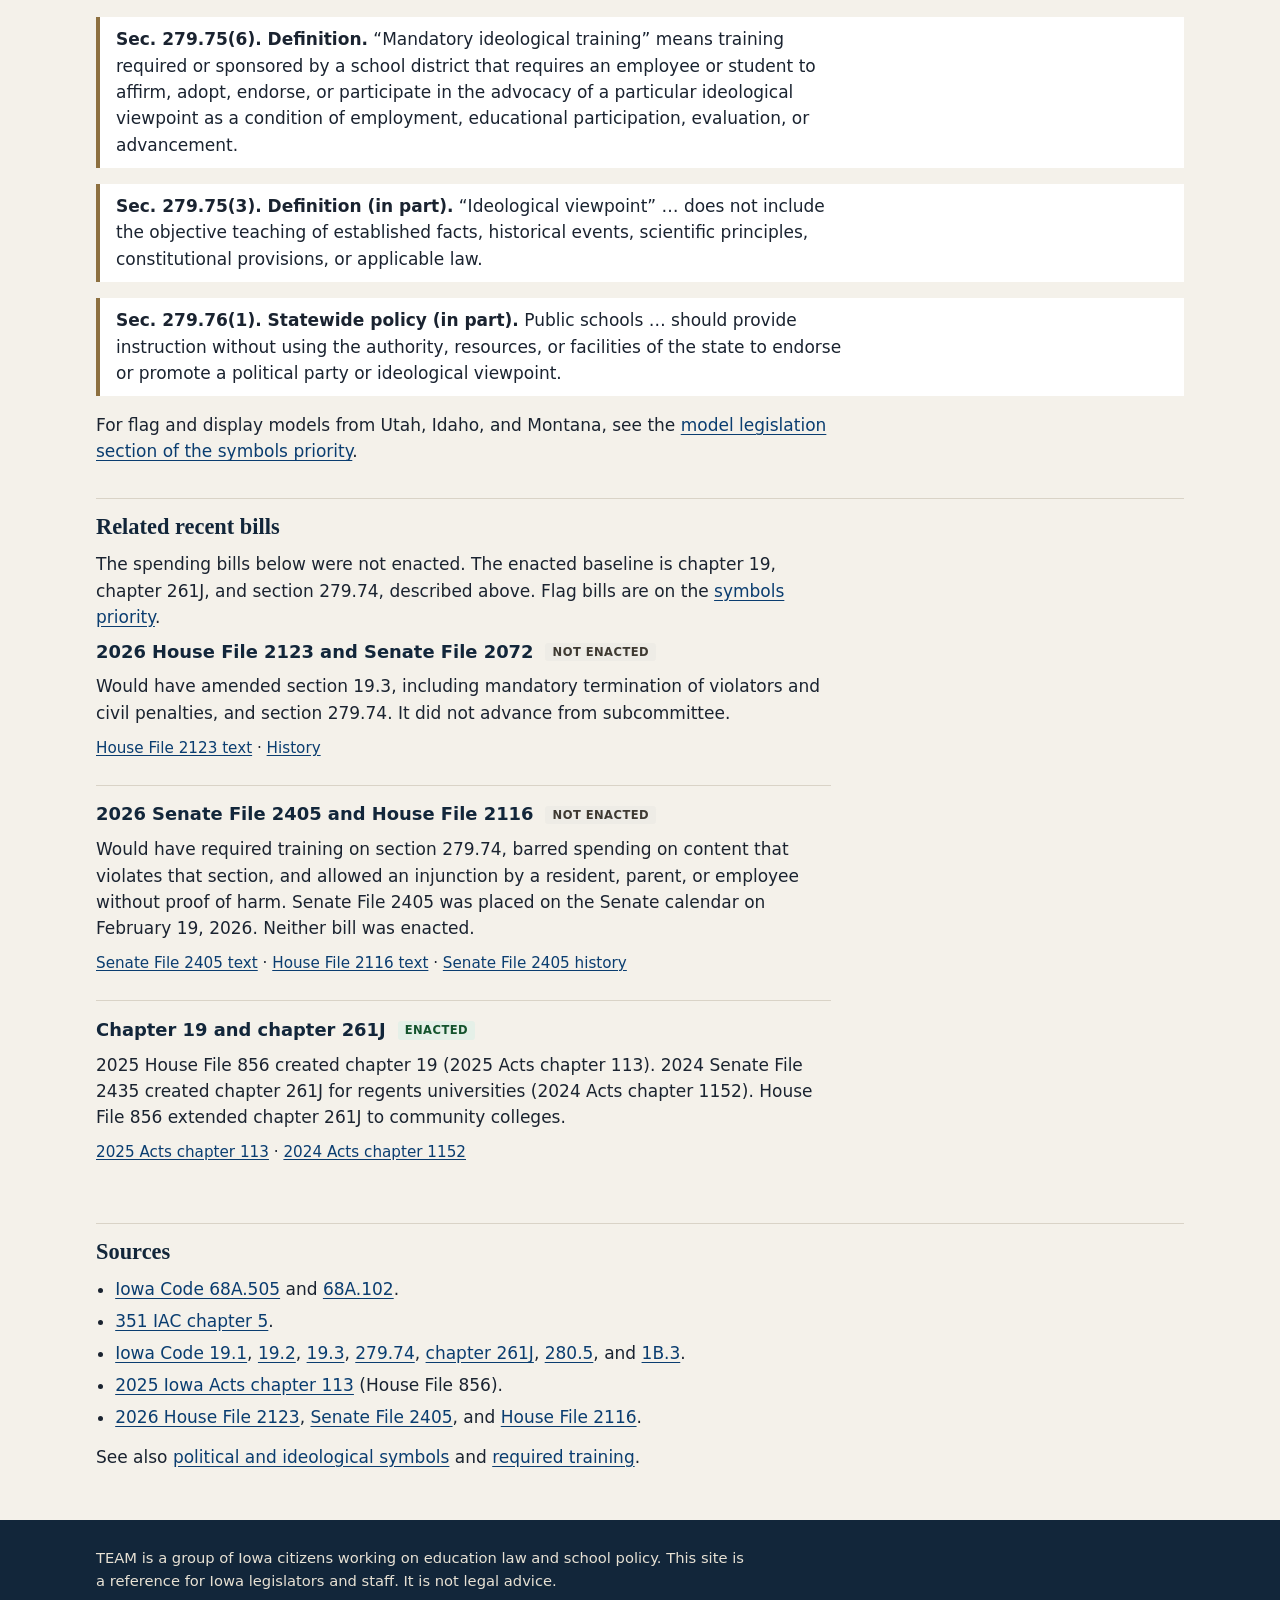
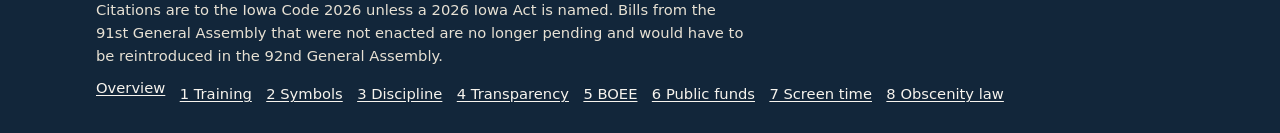
<file: priorities/public-funds.html>
<!DOCTYPE html>
<html lang="en">
<head>
  <meta charset="utf-8">
  <meta name="viewport" content="width=device-width, initial-scale=1">
  <title>Public funds · TEAM 2027 Iowa education priorities</title>
  <meta name="description" content="Why Iowa Code section 68A.505 does not cover non-electoral ideological spending by schools, and where an amendment would fit in chapters 19 and 279.">
  <link rel="stylesheet" href="../css/styles.css">
</head>
<body>
  <a class="skip-link" href="#main">Skip to content</a>
  <header class="site-header">
    <div class="wrap header-inner">
      <p class="site-mark"><a href="../index.html">TEAM</a></p>
      <p class="site-tagline">Iowa education priorities for the 2027 legislative session</p>
    </div>
    <div class="wrap">
      <nav class="site-nav" aria-label="Site">
        <ul>
          <li><a href="../index.html">Overview</a></li>
          <li><a href="required-training.html"><span class="nav-num">1</span> Training</a></li>
          <li><a href="political-messaging.html"><span class="nav-num">2</span> Symbols</a></li>
          <li><a href="school-discipline.html"><span class="nav-num">3</span> Discipline</a></li>
          <li><a href="transparency.html"><span class="nav-num">4</span> Transparency</a></li>
          <li><a href="boee-reform.html"><span class="nav-num">5</span> BOEE</a></li>
          <li><a href="public-funds.html" aria-current="page"><span class="nav-num">6</span> Public funds</a></li>
          <li><a href="screen-time.html"><span class="nav-num">7</span> Screen time</a></li>
          <li><a href="obscenity-exemption.html"><span class="nav-num">8</span> Obscenity law</a></li>
        </ul>
      </nav>
    </div>
  </header>

  <main id="main" class="wrap">
    <p class="kicker">Priority 6 of 8</p>
    <h1>Public funds for political or ideological training and displays</h1>
    <p class="updated">Last updated: <time datetime="2026-09-27">September 27, 2026</time></p>

    <nav class="page-nav" aria-label="On this page">
      <ol>
        <li><a href="#goal">Goal</a></li>
        <li><a href="#current-law">Current law</a></li>
        <li><a href="#gap">The gap</a></li>
        <li><a href="#approach">Amendment approach</a></li>
        <li><a href="#sample">Model legislation</a></li>
        <li><a href="#bills">Recent bills</a></li>
        <li><a href="#sources">Sources</a></li>
      </ol>
    </nav>

    <section id="goal" class="goal">
      <h2>Goal</h2>
      <p>Prevent school funds from being used for political or ideological training or displays, including flags.</p>
      <p>The spending limit often cited in this discussion is <a href="https://www.legis.iowa.gov/docs/code/68A.505.pdf">Iowa Code section 68A.505</a>, “Use of public moneys for political purposes,” in the campaign-finance chapter. It is a Code section, not an Administrative Code rule. The rules that implement it are in <a href="https://www.legis.iowa.gov/docs/iac/chapter/351.5.pdf">351 IAC chapter 5</a> (Iowa Ethics and Campaign Disclosure Board, “Use of Public Resources for a Political Purpose”), re-adopted effective June 3, 2026.</p>
    </section>

    <section id="current-law">
      <h2>Current law</h2>
      <div class="table-scroll">
        <table>
          <caption>Campaign-finance, diversity-office, training-content, and flag provisions. Section 68A.505 reaches elections only.</caption>
          <thead>
            <tr>
              <th scope="col">Section</th>
              <th scope="col">What it does now</th>
            </tr>
          </thead>
          <tbody>
            <tr>
              <th scope="row"><a href="https://www.legis.iowa.gov/docs/code/68A.505.pdf">Iowa Code 68A.505</a></th>
              <td>The state and its political subdivisions may not spend public moneys for a political purpose, including express advocacy for or against a candidate or a ballot issue. Factual information about a ballot issue is allowed.</td>
            </tr>
            <tr>
              <th scope="row"><a href="https://www.legis.iowa.gov/docs/code/68A.102.pdf">68A.102(19)</a> and (14)</th>
              <td>“Political purpose” means express advocacy of the nomination, election, or defeat of a candidate, or of the passage or defeat of a ballot issue. “Express advocacy” is defined in subsection 14.</td>
            </tr>
            <tr>
              <th scope="row"><a href="https://www.legis.iowa.gov/docs/iac/chapter/351.5.pdf">351 IAC 5.1 through 5.5</a></th>
              <td>Rule 5.1 reads “public moneys” broadly to cover public resources, including staff time, equipment, and facilities. Rules 5.2 and 5.3 expressly name a public school, including a charter school. Rule 5.4 lists prohibited acts, such as using school communications to advocate a ballot measure. Rule 5.5(8) lets an employee wear campaign paraphernalia unless agency policy prohibits it.</td>
            </tr>
            <tr>
              <th scope="row"><a href="https://www.legis.iowa.gov/docs/iac/chapter/351.5.pdf">351 IAC 5.7</a> and <a href="https://www.legis.iowa.gov/docs/code/68B.32B.pdf">68B.32B</a></th>
              <td>A complaint goes to the Ethics and Campaign Disclosure Board, which may investigate and impose sanctions.</td>
            </tr>
            <tr>
              <th scope="row"><a href="https://www.legis.iowa.gov/docs/code/19.1.pdf">19.1</a>, <a href="https://www.legis.iowa.gov/docs/code/19.2.pdf">19.2</a>, and <a href="https://www.legis.iowa.gov/docs/code/19.3.pdf">19.3</a></th>
              <td>A ban on diversity, equity, and inclusion offices for a “state entity,” which includes a political subdivision, so a school district is covered. No such office or officer, and no spending on either. Carve-outs cover academic instruction, guest speakers, and legally required work. Enforcement is by attorney-general mandamus or injunction, and by a lawsuit from a student, alumnus, or employee. The statute reaches offices, officers, and hiring and admissions practices. It does not reach trainings or displays generally.</td>
            </tr>
            <tr>
              <th scope="row"><a href="https://www.legis.iowa.gov/docs/code/279.74.pdf">279.74</a></th>
              <td>Bans teaching specified concepts of stereotyping and scapegoating in curriculum and in mandatory employee and student training. It is a content limit. It is not a spending ban, and the section itself has no enforcement mechanism. See the <a href="required-training.html">training priority</a>.</td>
            </tr>
            <tr>
              <th scope="row"><a href="https://www.legis.iowa.gov/docs/code/261J.2.pdf">261J.2</a> and <a href="https://www.legis.iowa.gov/docs/code/261J.3.pdf">261J.3</a></th>
              <td>Limits on diversity, equity, and inclusion offices and spending at regents universities and community colleges.</td>
            </tr>
            <tr>
              <th scope="row"><a href="https://www.legis.iowa.gov/docs/code/280.5.pdf">280.5</a> and <a href="https://www.legis.iowa.gov/docs/code/1B.3.pdf">1B.3</a></th>
              <td>Section 280.5 requires schools to fly the United States and Iowa flags on school days, to recite the Pledge of Allegiance daily in grades 1 through 12, and to display the United States flag in classrooms during the Pledge. Section 1B.3 requires the United States and Iowa flags on public buildings. Neither section limits other flags or banners. See the <a href="political-messaging.html">symbols priority</a>.</td>
            </tr>
          </tbody>
        </table>
      </div>
      <h3>What section 68A.505 covers</h3>
      <ul>
        <li><strong>School districts are covered</strong> for the spending the section actually prohibits. A school district is a political subdivision, and 351 IAC chapter 5 names public schools and charter schools.</li>
        <li><strong>Non-electoral political or ideological uses are not covered.</strong> Section 68A.505 reaches express advocacy about a candidate or a ballot issue. A Pride flag, a Black Lives Matter flag, an ideological poster, or a diversity, equity, and inclusion training that does not advocate for a candidate or a ballot measure is outside the section. The Ethics Board applies the statute to election advocacy. Extending it to ideology generally would mean redefining “political purpose” across campaign-finance law.</li>
      </ul>
    </section>

    <section id="gap">
      <h2>The gap</h2>
      <p>No Iowa statute currently prohibits a school from spending funds on non-electoral political or ideological training, programs, or displays. Section 19.2 covers diversity, equity, and inclusion offices and officers only. Section 279.74 covers training content, not spending, and has no enforcement mechanism in the section itself. Flags other than the United States and Iowa flags are unaddressed.</p>
    </section>

    <section id="approach">
      <h2>Proposed amendment approach</h2>
      <ol>
        <li><strong>Section 19.2.</strong> Extend the existing spending ban from offices and officers to trainings, programming, contracts, and displays. 2026 House File 2123 is the model. It was not enacted. Section 19.2 already applies to school districts, and section 19.3 already supplies enforcement.</li>
        <li><strong>Section 279.74.</strong> Add a spending ban on training that promotes the listed concepts, plus an enforcement mechanism. 2026 Senate File 2405 and House File 2116 are the model. They were not enacted.</li>
        <li><strong>A new chapter 279 section on mandatory ideological training.</strong> It would bar a district from requiring or sponsoring training that makes an employee or student affirm or advocate a particular ideological viewpoint as a condition of employment, participation, evaluation, or advancement. It targets compelled affirmation rather than training topics, so it would sit alongside the content list in section 279.74 instead of replacing it. Pairing it with the section 19.2 spending extension above would cover both the requirement and the funding.</li>
        <li><strong>Section 280.5, or a new section beside it.</strong> The new section could reference section 1B.3. This is the place to regulate flags and banners that are not governmental flags, on school property or in classrooms. Drafting constraints are on the <a href="political-messaging.html">symbols priority</a>. A content-neutral authorized-flags list is the approach of the recent bills.</li>
        <li><strong>Section 68A.505 is not the suggested primary vehicle.</strong> Redefining section 68A.102(19) would affect all candidate and ballot-issue law. If the Legislature uses section 68A.505, a narrow separate subsection for schools is the safer shape. The Legislative Services Agency should review either choice.</li>
        <li><strong>Definitions.</strong> Reuse definitions already in statute, including section 19.1 and section 261H.8, so the new text is less open to a vagueness challenge.</li>
      </ol>
    </section>

    <section id="sample" aria-labelledby="sample-heading">
      <h2 id="sample-heading">Model legislation</h2>
      <p>A discussion draft of model language, the Public School Neutrality, Displays, and Training Act, addresses mandatory employee and student training that advocates political, racial, gender, sexual-orientation, or other ideological viewpoints. It is not a filed bill. The draft adds new sections to chapter 279 and builds on section 279.74 rather than replacing it. Operative text for the training provision will be added to this section.</p>

      <h3 id="model-excerpt">Model legislation excerpt</h3>
      <p class="excerpt-note"><em>Excerpt from a discussion draft, the Public School Neutrality, Displays, and Training Act. Not a filed bill.</em></p>
      <blockquote class="statute">
        <p><strong>Sec. 279.75(6). Definition.</strong> “Mandatory ideological training” means training required or sponsored by a school district that requires an employee or student to affirm, adopt, endorse, or participate in the advocacy of a particular ideological viewpoint as a condition of employment, educational participation, evaluation, or advancement.</p>
      </blockquote>
      <blockquote class="statute">
        <p><strong>Sec. 279.75(3). Definition (in part).</strong> “Ideological viewpoint” … does not include the objective teaching of established facts, historical events, scientific principles, constitutional provisions, or applicable law.</p>
      </blockquote>
      <blockquote class="statute">
        <p><strong>Sec. 279.76(1). Statewide policy (in part).</strong> Public schools … should provide instruction without using the authority, resources, or facilities of the state to endorse or promote a political party or ideological viewpoint.</p>
      </blockquote>
      <p>For flag and display models from Utah, Idaho, and Montana, see the <a href="political-messaging.html#sample">model legislation section of the symbols priority</a>.</p>
    </section>

    <section id="bills">
      <h2>Related recent bills</h2>
      <p>The spending bills below were not enacted. The enacted baseline is chapter 19, chapter 261J, and section 279.74, described above. Flag bills are on the <a href="political-messaging.html">symbols priority</a>.</p>

      <article class="bill">
        <h3>2026 House File 2123 and Senate File 2072 <span class="status status-not">Not enacted</span></h3>
        <p>Would have amended section 19.3, including mandatory termination of violators and civil penalties, and section 279.74. It did not advance from subcommittee.</p>
        <p class="bill-links"><a href="https://www.legis.iowa.gov/docs/publications/LGI/91/HF2123.pdf">House File 2123 text</a> · <a href="https://www.legis.iowa.gov/legislation/billTracking/billHistory?billName=HF2123&amp;ga=91">History</a></p>
      </article>

      <article class="bill">
        <h3>2026 Senate File 2405 and House File 2116 <span class="status status-not">Not enacted</span></h3>
        <p>Would have required training on section 279.74, barred spending on content that violates that section, and allowed an injunction by a resident, parent, or employee without proof of harm. Senate File 2405 was placed on the Senate calendar on February 19, 2026. Neither bill was enacted.</p>
        <p class="bill-links"><a href="https://www.legis.iowa.gov/docs/publications/LGI/91/SF2405.pdf">Senate File 2405 text</a> · <a href="https://www.legis.iowa.gov/docs/publications/LGI/91/HF2116.pdf">House File 2116 text</a> · <a href="https://www.legis.iowa.gov/legislation/billTracking/billHistory?billName=SF2405&amp;ga=91">Senate File 2405 history</a></p>
      </article>

      <article class="bill">
        <h3>Chapter 19 and chapter 261J <span class="status status-enacted">Enacted</span></h3>
        <p>2025 House File 856 created chapter 19 (2025 Acts chapter 113). 2024 Senate File 2435 created chapter 261J for regents universities (2024 Acts chapter 1152). House File 856 extended chapter 261J to community colleges.</p>
        <p class="bill-links"><a href="https://www.legis.iowa.gov/docs/publications/iactc/91.1/CH0113.pdf">2025 Acts chapter 113</a> · <a href="https://www.legis.iowa.gov/docs/publications/iactc/90.2/CH1152.pdf">2024 Acts chapter 1152</a></p>
      </article>
    </section>

    <section id="sources">
      <h2>Sources</h2>
      <ul class="sources">
        <li><a href="https://www.legis.iowa.gov/docs/code/68A.505.pdf">Iowa Code 68A.505</a> and <a href="https://www.legis.iowa.gov/docs/code/68A.102.pdf">68A.102</a>.</li>
        <li><a href="https://www.legis.iowa.gov/docs/iac/chapter/351.5.pdf">351 IAC chapter 5</a>.</li>
        <li><a href="https://www.legis.iowa.gov/docs/code/19.1.pdf">Iowa Code 19.1</a>, <a href="https://www.legis.iowa.gov/docs/code/19.2.pdf">19.2</a>, <a href="https://www.legis.iowa.gov/docs/code/19.3.pdf">19.3</a>, <a href="https://www.legis.iowa.gov/docs/code/279.74.pdf">279.74</a>, <a href="https://www.legis.iowa.gov/docs/code/261J.pdf">chapter 261J</a>, <a href="https://www.legis.iowa.gov/docs/code/280.5.pdf">280.5</a>, and <a href="https://www.legis.iowa.gov/docs/code/1B.3.pdf">1B.3</a>.</li>
        <li><a href="https://www.legis.iowa.gov/docs/publications/iactc/91.1/CH0113.pdf">2025 Iowa Acts chapter 113</a> (House File 856).</li>
        <li><a href="https://www.legis.iowa.gov/docs/publications/LGI/91/HF2123.pdf">2026 House File 2123</a>, <a href="https://www.legis.iowa.gov/docs/publications/LGI/91/SF2405.pdf">Senate File 2405</a>, and <a href="https://www.legis.iowa.gov/docs/publications/LGI/91/HF2116.pdf">House File 2116</a>.</li>
      </ul>
      <p class="see-also">See also <a href="political-messaging.html">political and ideological symbols</a> and <a href="required-training.html">required training</a>.</p>
    </section>
  </main>

  <footer class="site-footer">
    <div class="wrap">
      <p>TEAM is a group of Iowa citizens working on education law and school policy. This site is a reference for Iowa legislators and staff. It is not legal advice.</p>
      <p>Citations are to the Iowa Code 2026 unless a 2026 Iowa Act is named. Bills from the 91st General Assembly that were not enacted are no longer pending and would have to be reintroduced in the 92nd General Assembly.</p>
      <ul class="footer-nav">
        <li><a href="../index.html">Overview</a></li>
        <li><a href="required-training.html">1 Training</a></li>
        <li><a href="political-messaging.html">2 Symbols</a></li>
        <li><a href="school-discipline.html">3 Discipline</a></li>
        <li><a href="transparency.html">4 Transparency</a></li>
        <li><a href="boee-reform.html">5 BOEE</a></li>
        <li><a href="public-funds.html">6 Public funds</a></li>
        <li><a href="screen-time.html">7 Screen time</a></li>
        <li><a href="obscenity-exemption.html">8 Obscenity law</a></li>
      </ul>
    </div>
  </footer>
</body>
</html>
</file>
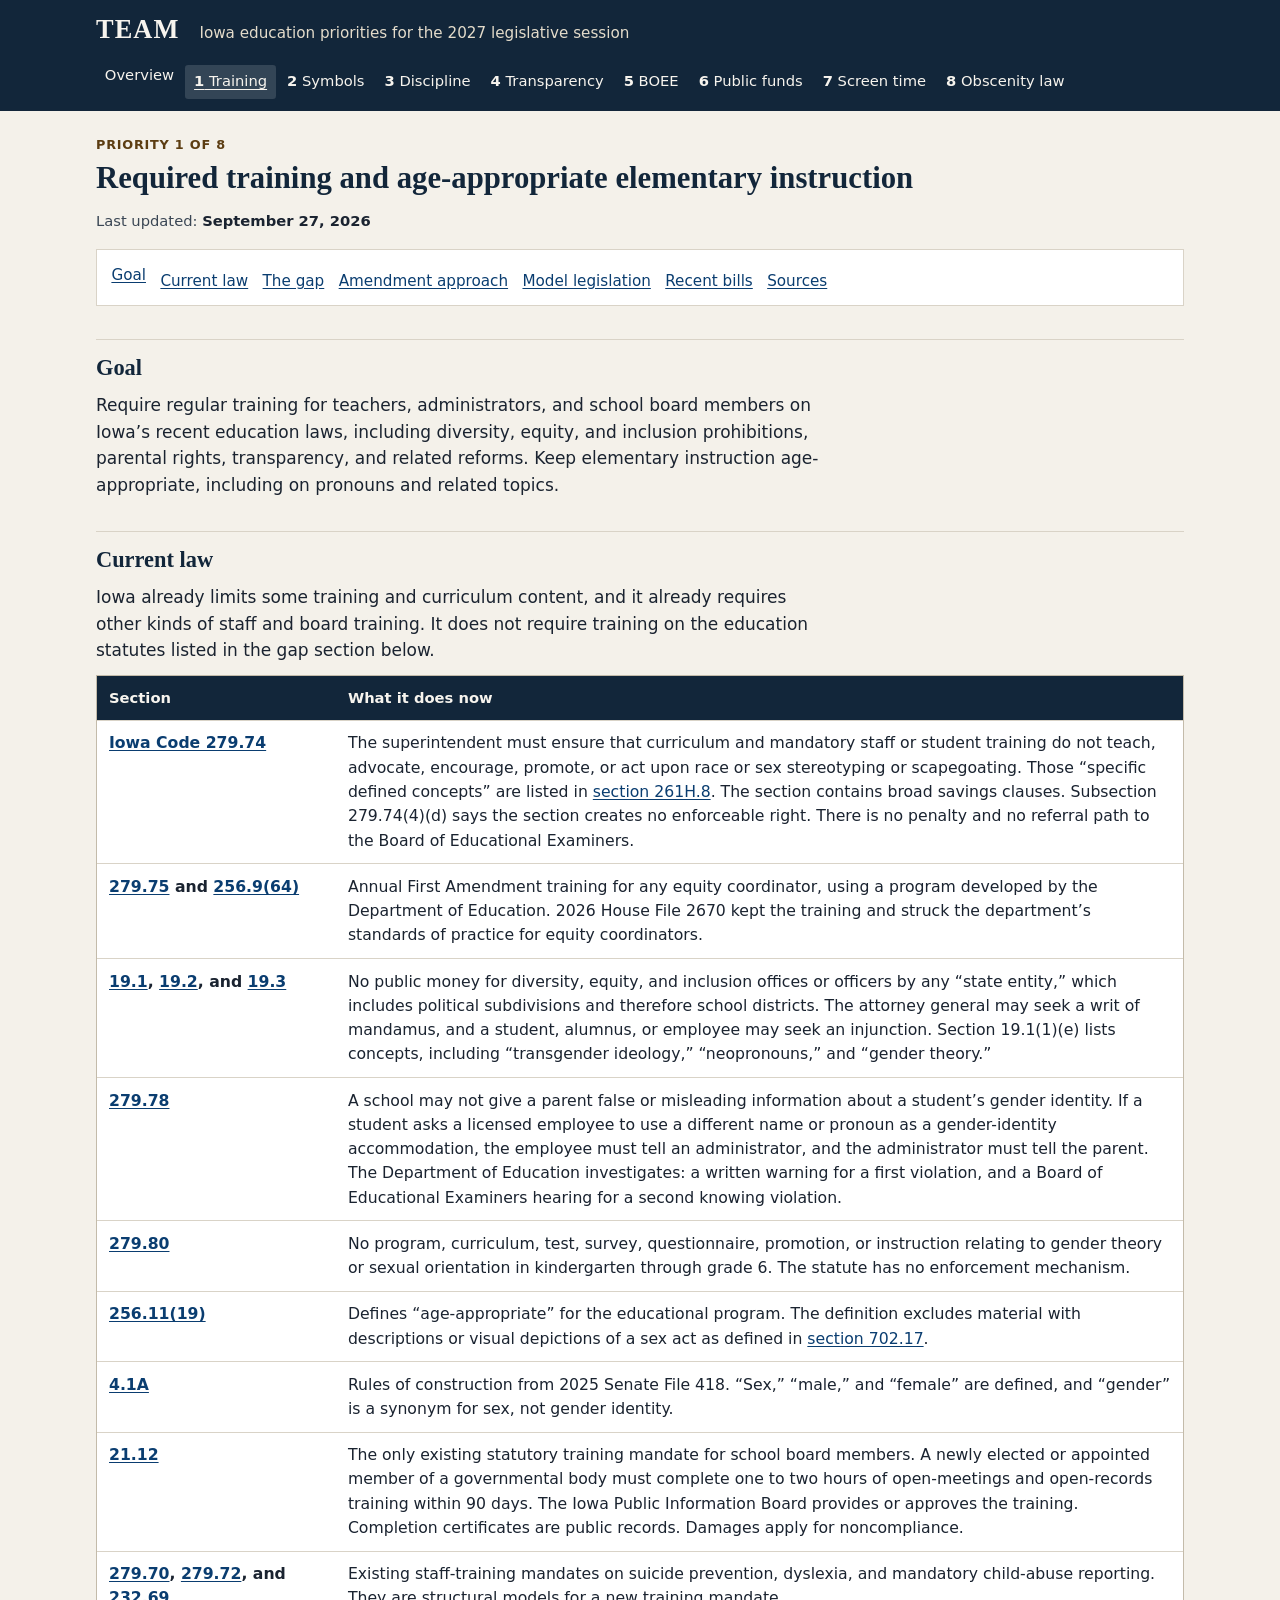
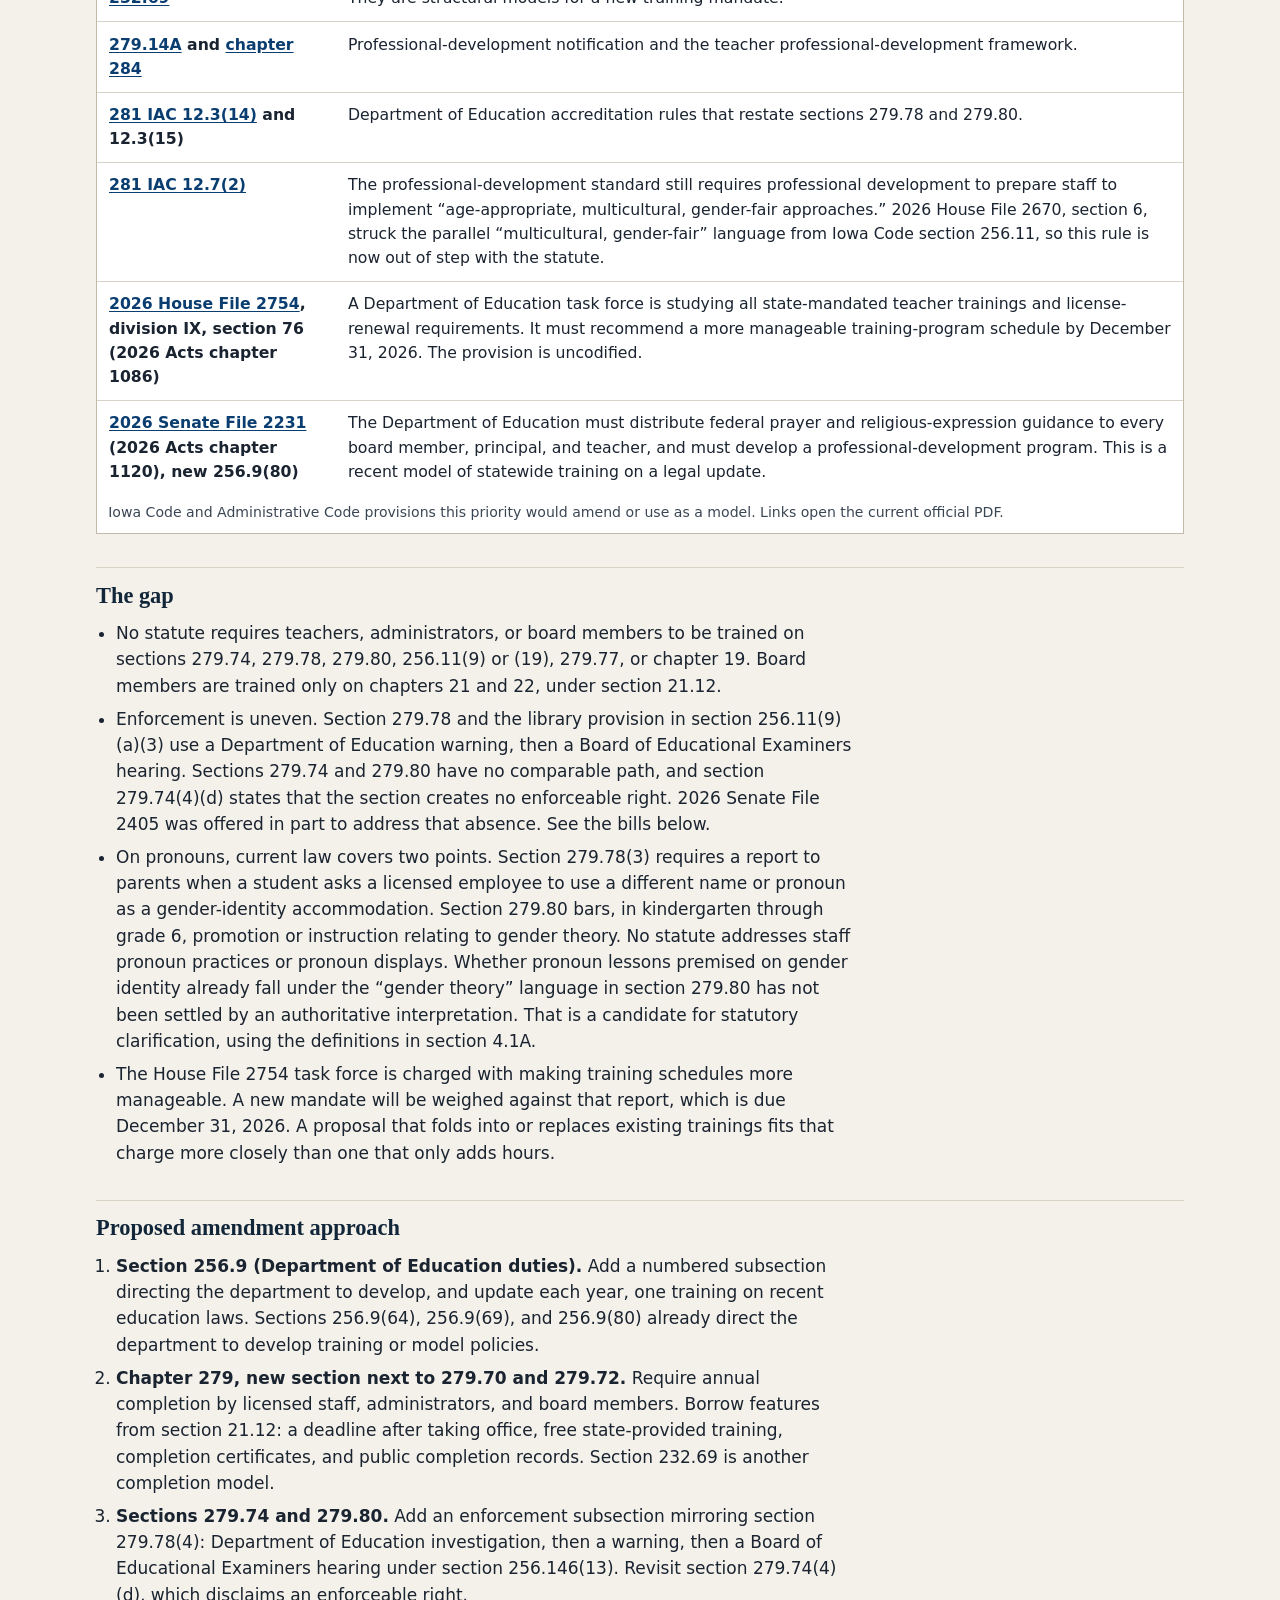
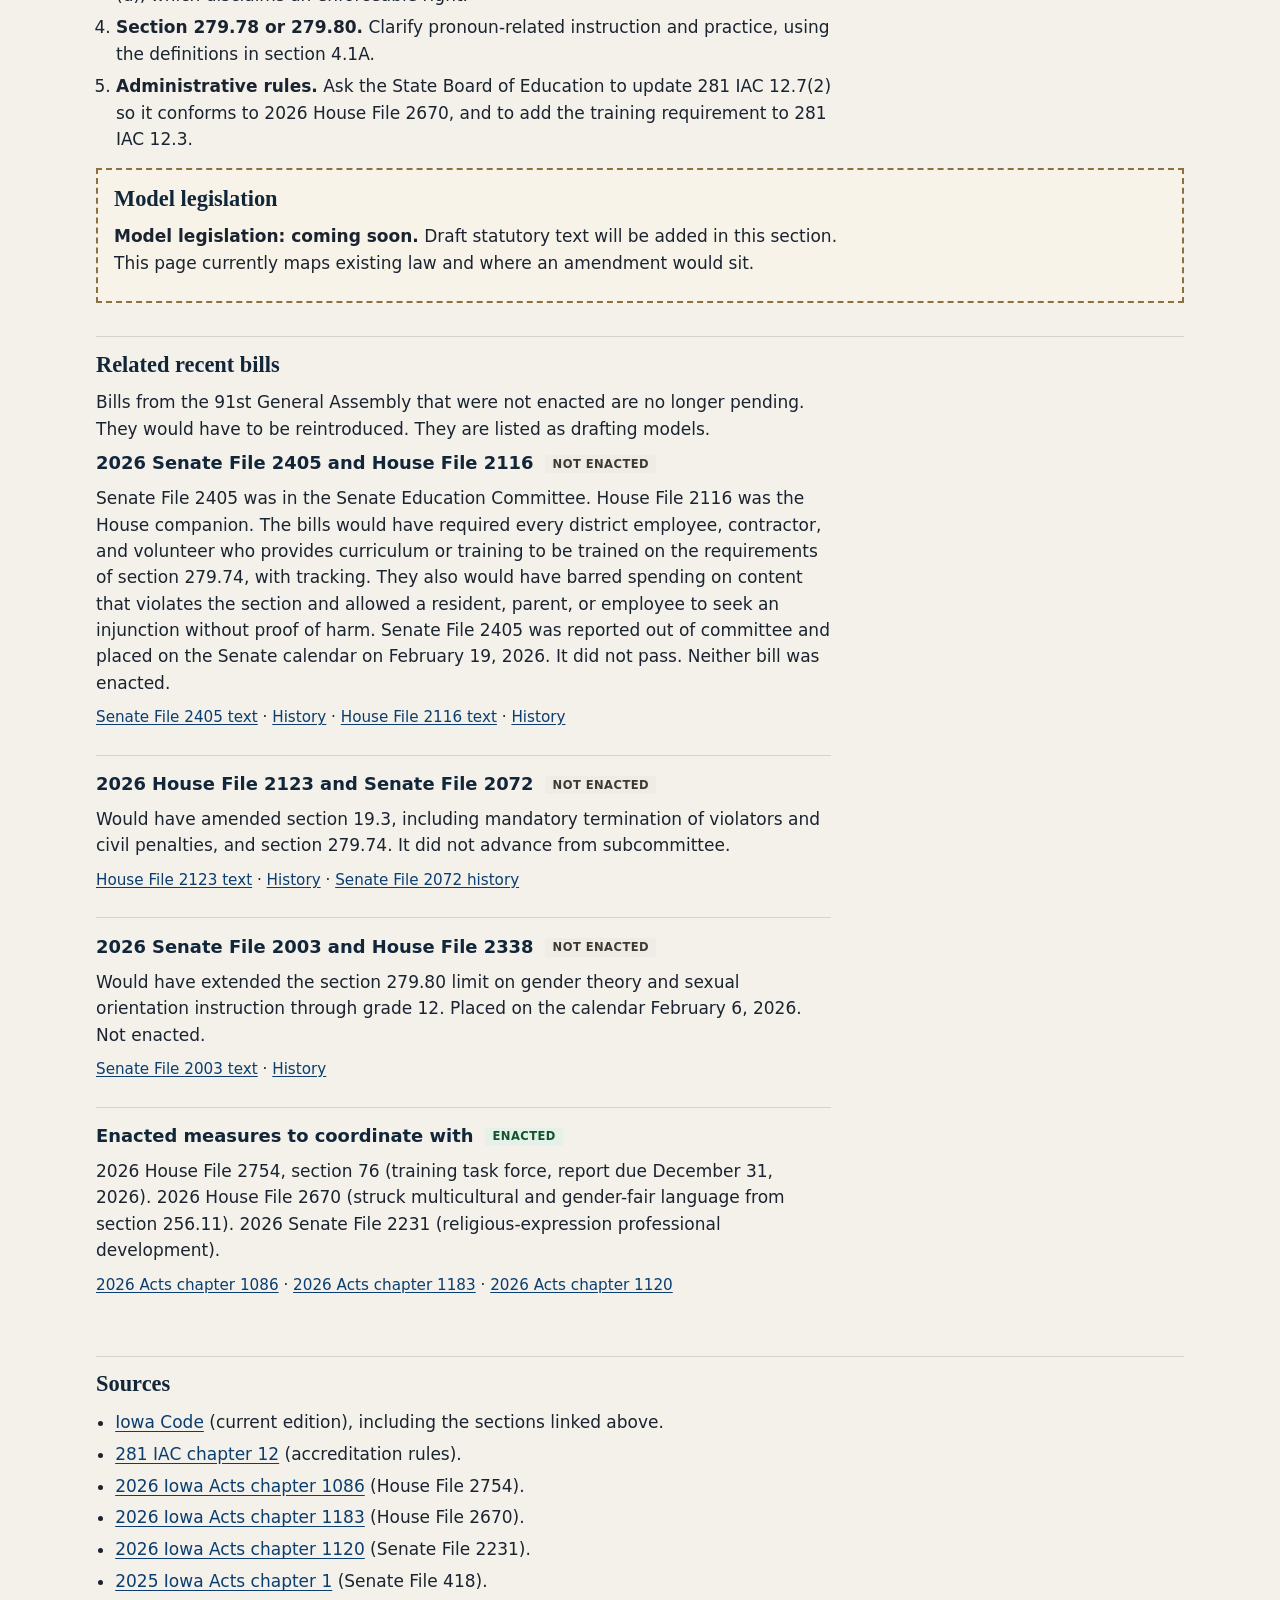
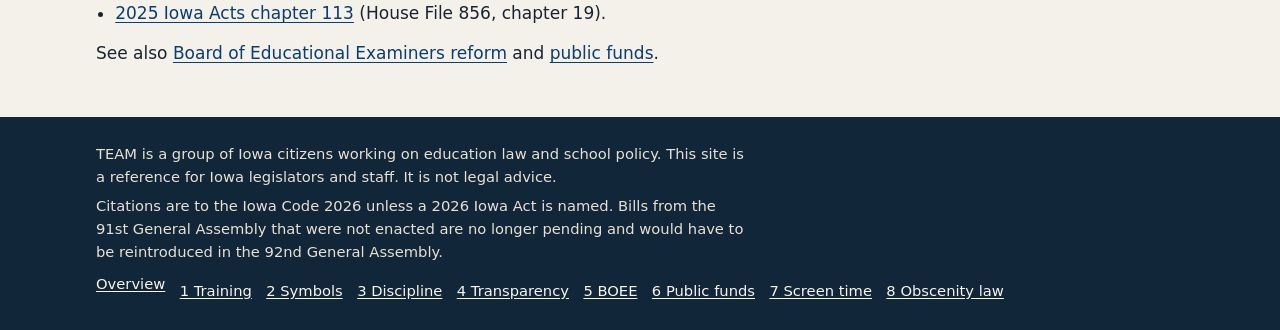
<file: priorities/required-training.html>
<!DOCTYPE html>
<html lang="en">
<head>
  <meta charset="utf-8">
  <meta name="viewport" content="width=device-width, initial-scale=1">
  <title>Required training · TEAM 2027 Iowa education priorities</title>
  <meta name="description" content="Where a required training on recent Iowa education laws, and age-appropriate elementary instruction, would amend existing Iowa Code.">
  <link rel="stylesheet" href="../css/styles.css">
</head>
<body>
  <a class="skip-link" href="#main">Skip to content</a>
  <header class="site-header">
    <div class="wrap header-inner">
      <p class="site-mark"><a href="../index.html">TEAM</a></p>
      <p class="site-tagline">Iowa education priorities for the 2027 legislative session</p>
    </div>
    <div class="wrap">
      <nav class="site-nav" aria-label="Site">
        <ul>
          <li><a href="../index.html">Overview</a></li>
          <li><a href="required-training.html" aria-current="page"><span class="nav-num">1</span> Training</a></li>
          <li><a href="political-messaging.html"><span class="nav-num">2</span> Symbols</a></li>
          <li><a href="school-discipline.html"><span class="nav-num">3</span> Discipline</a></li>
          <li><a href="transparency.html"><span class="nav-num">4</span> Transparency</a></li>
          <li><a href="boee-reform.html"><span class="nav-num">5</span> BOEE</a></li>
          <li><a href="public-funds.html"><span class="nav-num">6</span> Public funds</a></li>
          <li><a href="screen-time.html"><span class="nav-num">7</span> Screen time</a></li>
          <li><a href="obscenity-exemption.html"><span class="nav-num">8</span> Obscenity law</a></li>
        </ul>
      </nav>
    </div>
  </header>

  <main id="main" class="wrap">
    <p class="kicker">Priority 1 of 8</p>
    <h1>Required training and age-appropriate elementary instruction</h1>
    <p class="updated">Last updated: <time datetime="2026-09-27">September 27, 2026</time></p>

    <nav class="page-nav" aria-label="On this page">
      <ol>
        <li><a href="#goal">Goal</a></li>
        <li><a href="#current-law">Current law</a></li>
        <li><a href="#gap">The gap</a></li>
        <li><a href="#approach">Amendment approach</a></li>
        <li><a href="#sample">Model legislation</a></li>
        <li><a href="#bills">Recent bills</a></li>
        <li><a href="#sources">Sources</a></li>
      </ol>
    </nav>

    <section id="goal" class="goal">
      <h2>Goal</h2>
      <p>Require regular training for teachers, administrators, and school board members on Iowa’s recent education laws, including diversity, equity, and inclusion prohibitions, parental rights, transparency, and related reforms. Keep elementary instruction age-appropriate, including on pronouns and related topics.</p>
    </section>

    <section id="current-law">
      <h2>Current law</h2>
      <p>Iowa already limits some training and curriculum content, and it already requires other kinds of staff and board training. It does not require training on the education statutes listed in the gap section below.</p>
      <div class="table-scroll">
        <table>
          <caption>Iowa Code and Administrative Code provisions this priority would amend or use as a model. Links open the current official PDF.</caption>
          <thead>
            <tr>
              <th scope="col">Section</th>
              <th scope="col">What it does now</th>
            </tr>
          </thead>
          <tbody>
            <tr>
              <th scope="row"><a href="https://www.legis.iowa.gov/docs/code/279.74.pdf">Iowa Code 279.74</a></th>
              <td>The superintendent must ensure that curriculum and mandatory staff or student training do not teach, advocate, encourage, promote, or act upon race or sex stereotyping or scapegoating. Those “specific defined concepts” are listed in <a href="https://www.legis.iowa.gov/docs/code/261H.8.pdf">section 261H.8</a>. The section contains broad savings clauses. Subsection 279.74(4)(d) says the section creates no enforceable right. There is no penalty and no referral path to the Board of Educational Examiners.</td>
            </tr>
            <tr>
              <th scope="row"><a href="https://www.legis.iowa.gov/docs/code/279.75.pdf">279.75</a> and <a href="https://www.legis.iowa.gov/docs/code/256.9.pdf">256.9(64)</a></th>
              <td>Annual First Amendment training for any equity coordinator, using a program developed by the Department of Education. 2026 House File 2670 kept the training and struck the department’s standards of practice for equity coordinators.</td>
            </tr>
            <tr>
              <th scope="row"><a href="https://www.legis.iowa.gov/docs/code/19.1.pdf">19.1</a>, <a href="https://www.legis.iowa.gov/docs/code/19.2.pdf">19.2</a>, and <a href="https://www.legis.iowa.gov/docs/code/19.3.pdf">19.3</a></th>
              <td>No public money for diversity, equity, and inclusion offices or officers by any “state entity,” which includes political subdivisions and therefore school districts. The attorney general may seek a writ of mandamus, and a student, alumnus, or employee may seek an injunction. Section 19.1(1)(e) lists concepts, including “transgender ideology,” “neopronouns,” and “gender theory.”</td>
            </tr>
            <tr>
              <th scope="row"><a href="https://www.legis.iowa.gov/docs/code/279.78.pdf">279.78</a></th>
              <td>A school may not give a parent false or misleading information about a student’s gender identity. If a student asks a licensed employee to use a different name or pronoun as a gender-identity accommodation, the employee must tell an administrator, and the administrator must tell the parent. The Department of Education investigates: a written warning for a first violation, and a Board of Educational Examiners hearing for a second knowing violation.</td>
            </tr>
            <tr>
              <th scope="row"><a href="https://www.legis.iowa.gov/docs/code/279.80.pdf">279.80</a></th>
              <td>No program, curriculum, test, survey, questionnaire, promotion, or instruction relating to gender theory or sexual orientation in kindergarten through grade 6. The statute has no enforcement mechanism.</td>
            </tr>
            <tr>
              <th scope="row"><a href="https://www.legis.iowa.gov/docs/code/256.11.pdf">256.11(19)</a></th>
              <td>Defines “age-appropriate” for the educational program. The definition excludes material with descriptions or visual depictions of a sex act as defined in <a href="https://www.legis.iowa.gov/docs/code/702.17.pdf">section 702.17</a>.</td>
            </tr>
            <tr>
              <th scope="row"><a href="https://www.legis.iowa.gov/docs/code/4.1A.pdf">4.1A</a></th>
              <td>Rules of construction from 2025 Senate File 418. “Sex,” “male,” and “female” are defined, and “gender” is a synonym for sex, not gender identity.</td>
            </tr>
            <tr>
              <th scope="row"><a href="https://www.legis.iowa.gov/docs/code/21.12.pdf">21.12</a></th>
              <td>The only existing statutory training mandate for school board members. A newly elected or appointed member of a governmental body must complete one to two hours of open-meetings and open-records training within 90 days. The Iowa Public Information Board provides or approves the training. Completion certificates are public records. Damages apply for noncompliance.</td>
            </tr>
            <tr>
              <th scope="row"><a href="https://www.legis.iowa.gov/docs/code/279.70.pdf">279.70</a>, <a href="https://www.legis.iowa.gov/docs/code/279.72.pdf">279.72</a>, and <a href="https://www.legis.iowa.gov/docs/code/232.69.pdf">232.69</a></th>
              <td>Existing staff-training mandates on suicide prevention, dyslexia, and mandatory child-abuse reporting. They are structural models for a new training mandate.</td>
            </tr>
            <tr>
              <th scope="row"><a href="https://www.legis.iowa.gov/docs/code/279.14A.pdf">279.14A</a> and <a href="https://www.legis.iowa.gov/docs/code/284.pdf">chapter 284</a></th>
              <td>Professional-development notification and the teacher professional-development framework.</td>
            </tr>
            <tr>
              <th scope="row"><a href="https://www.legis.iowa.gov/docs/iac/chapter/281.12.pdf">281 IAC 12.3(14)</a> and 12.3(15)</th>
              <td>Department of Education accreditation rules that restate sections 279.78 and 279.80.</td>
            </tr>
            <tr>
              <th scope="row"><a href="https://www.legis.iowa.gov/docs/iac/chapter/281.12.pdf">281 IAC 12.7(2)</a></th>
              <td>The professional-development standard still requires professional development to prepare staff to implement “age-appropriate, multicultural, gender-fair approaches.” 2026 House File 2670, section 6, struck the parallel “multicultural, gender-fair” language from Iowa Code section 256.11, so this rule is now out of step with the statute.</td>
            </tr>
            <tr>
              <th scope="row"><a href="https://www.legis.iowa.gov/docs/publications/iactc/91.2/CH1086.pdf">2026 House File 2754</a>, division IX, section 76 (2026 Acts chapter 1086)</th>
              <td>A Department of Education task force is studying all state-mandated teacher trainings and license-renewal requirements. It must recommend a more manageable training-program schedule by December 31, 2026. The provision is uncodified.</td>
            </tr>
            <tr>
              <th scope="row"><a href="https://www.legis.iowa.gov/docs/publications/iactc/91.2/CH1120.pdf">2026 Senate File 2231</a> (2026 Acts chapter 1120), new 256.9(80)</th>
              <td>The Department of Education must distribute federal prayer and religious-expression guidance to every board member, principal, and teacher, and must develop a professional-development program. This is a recent model of statewide training on a legal update.</td>
            </tr>
          </tbody>
        </table>
      </div>
    </section>

    <section id="gap">
      <h2>The gap</h2>
      <ul>
        <li>No statute requires teachers, administrators, or board members to be trained on sections 279.74, 279.78, 279.80, 256.11(9) or (19), 279.77, or chapter 19. Board members are trained only on chapters 21 and 22, under section 21.12.</li>
        <li>Enforcement is uneven. Section 279.78 and the library provision in section 256.11(9)(a)(3) use a Department of Education warning, then a Board of Educational Examiners hearing. Sections 279.74 and 279.80 have no comparable path, and section 279.74(4)(d) states that the section creates no enforceable right. 2026 Senate File 2405 was offered in part to address that absence. See the bills below.</li>
        <li>On pronouns, current law covers two points. Section 279.78(3) requires a report to parents when a student asks a licensed employee to use a different name or pronoun as a gender-identity accommodation. Section 279.80 bars, in kindergarten through grade 6, promotion or instruction relating to gender theory. No statute addresses staff pronoun practices or pronoun displays. Whether pronoun lessons premised on gender identity already fall under the “gender theory” language in section 279.80 has not been settled by an authoritative interpretation. That is a candidate for statutory clarification, using the definitions in section 4.1A.</li>
        <li>The House File 2754 task force is charged with making training schedules more manageable. A new mandate will be weighed against that report, which is due December 31, 2026. A proposal that folds into or replaces existing trainings fits that charge more closely than one that only adds hours.</li>
      </ul>
    </section>

    <section id="approach">
      <h2>Proposed amendment approach</h2>
      <ol>
        <li><strong>Section 256.9 (Department of Education duties).</strong> Add a numbered subsection directing the department to develop, and update each year, one training on recent education laws. Sections 256.9(64), 256.9(69), and 256.9(80) already direct the department to develop training or model policies.</li>
        <li><strong>Chapter 279, new section next to 279.70 and 279.72.</strong> Require annual completion by licensed staff, administrators, and board members. Borrow features from section 21.12: a deadline after taking office, free state-provided training, completion certificates, and public completion records. Section 232.69 is another completion model.</li>
        <li><strong>Sections 279.74 and 279.80.</strong> Add an enforcement subsection mirroring section 279.78(4): Department of Education investigation, then a warning, then a Board of Educational Examiners hearing under section 256.146(13). Revisit section 279.74(4)(d), which disclaims an enforceable right.</li>
        <li><strong>Section 279.78 or 279.80.</strong> Clarify pronoun-related instruction and practice, using the definitions in section 4.1A.</li>
        <li><strong>Administrative rules.</strong> Ask the State Board of Education to update 281 IAC 12.7(2) so it conforms to 2026 House File 2670, and to add the training requirement to 281 IAC 12.3.</li>
      </ol>
    </section>

    <section id="sample" class="coming-soon" aria-labelledby="sample-heading">
      <h2 id="sample-heading">Model legislation</h2>
      <p><strong>Model legislation: coming soon.</strong> Draft statutory text will be added in this section. This page currently maps existing law and where an amendment would sit.</p>
    </section>

    <section id="bills">
      <h2>Related recent bills</h2>
      <p>Bills from the 91st General Assembly that were not enacted are no longer pending. They would have to be reintroduced. They are listed as drafting models.</p>

      <article class="bill">
        <h3>2026 Senate File 2405 and House File 2116 <span class="status status-not">Not enacted</span></h3>
        <p>Senate File 2405 was in the Senate Education Committee. House File 2116 was the House companion. The bills would have required every district employee, contractor, and volunteer who provides curriculum or training to be trained on the requirements of section 279.74, with tracking. They also would have barred spending on content that violates the section and allowed a resident, parent, or employee to seek an injunction without proof of harm. Senate File 2405 was reported out of committee and placed on the Senate calendar on February 19, 2026. It did not pass. Neither bill was enacted.</p>
        <p class="bill-links"><a href="https://www.legis.iowa.gov/docs/publications/LGI/91/SF2405.pdf">Senate File 2405 text</a> · <a href="https://www.legis.iowa.gov/legislation/billTracking/billHistory?billName=SF2405&amp;ga=91">History</a> · <a href="https://www.legis.iowa.gov/docs/publications/LGI/91/HF2116.pdf">House File 2116 text</a> · <a href="https://www.legis.iowa.gov/legislation/billTracking/billHistory?billName=HF2116&amp;ga=91">History</a></p>
      </article>

      <article class="bill">
        <h3>2026 House File 2123 and Senate File 2072 <span class="status status-not">Not enacted</span></h3>
        <p>Would have amended section 19.3, including mandatory termination of violators and civil penalties, and section 279.74. It did not advance from subcommittee.</p>
        <p class="bill-links"><a href="https://www.legis.iowa.gov/docs/publications/LGI/91/HF2123.pdf">House File 2123 text</a> · <a href="https://www.legis.iowa.gov/legislation/billTracking/billHistory?billName=HF2123&amp;ga=91">History</a> · <a href="https://www.legis.iowa.gov/legislation/billTracking/billHistory?billName=SF2072&amp;ga=91">Senate File 2072 history</a></p>
      </article>

      <article class="bill">
        <h3>2026 Senate File 2003 and House File 2338 <span class="status status-not">Not enacted</span></h3>
        <p>Would have extended the section 279.80 limit on gender theory and sexual orientation instruction through grade 12. Placed on the calendar February 6, 2026. Not enacted.</p>
        <p class="bill-links"><a href="https://www.legis.iowa.gov/docs/publications/LGI/91/SF2003.pdf">Senate File 2003 text</a> · <a href="https://www.legis.iowa.gov/legislation/billTracking/billHistory?billName=SF2003&amp;ga=91">History</a></p>
      </article>

      <article class="bill">
        <h3>Enacted measures to coordinate with <span class="status status-enacted">Enacted</span></h3>
        <p>2026 House File 2754, section 76 (training task force, report due December 31, 2026). 2026 House File 2670 (struck multicultural and gender-fair language from section 256.11). 2026 Senate File 2231 (religious-expression professional development).</p>
        <p class="bill-links"><a href="https://www.legis.iowa.gov/docs/publications/iactc/91.2/CH1086.pdf">2026 Acts chapter 1086</a> · <a href="https://www.legis.iowa.gov/docs/publications/iactc/91.2/CH1183.pdf">2026 Acts chapter 1183</a> · <a href="https://www.legis.iowa.gov/docs/publications/iactc/91.2/CH1120.pdf">2026 Acts chapter 1120</a></p>
      </article>
    </section>

    <section id="sources">
      <h2>Sources</h2>
      <ul class="sources">
        <li><a href="https://www.legis.iowa.gov/law/iowaCode">Iowa Code</a> (current edition), including the sections linked above.</li>
        <li><a href="https://www.legis.iowa.gov/docs/iac/chapter/281.12.pdf">281 IAC chapter 12</a> (accreditation rules).</li>
        <li><a href="https://www.legis.iowa.gov/docs/publications/iactc/91.2/CH1086.pdf">2026 Iowa Acts chapter 1086</a> (House File 2754).</li>
        <li><a href="https://www.legis.iowa.gov/docs/publications/iactc/91.2/CH1183.pdf">2026 Iowa Acts chapter 1183</a> (House File 2670).</li>
        <li><a href="https://www.legis.iowa.gov/docs/publications/iactc/91.2/CH1120.pdf">2026 Iowa Acts chapter 1120</a> (Senate File 2231).</li>
        <li><a href="https://www.legis.iowa.gov/docs/publications/iactc/91.1/CH0001.pdf">2025 Iowa Acts chapter 1</a> (Senate File 418).</li>
        <li><a href="https://www.legis.iowa.gov/docs/publications/iactc/91.1/CH0113.pdf">2025 Iowa Acts chapter 113</a> (House File 856, chapter 19).</li>
      </ul>
      <p class="see-also">See also <a href="boee-reform.html">Board of Educational Examiners reform</a> and <a href="public-funds.html">public funds</a>.</p>
    </section>
  </main>

  <footer class="site-footer">
    <div class="wrap">
      <p>TEAM is a group of Iowa citizens working on education law and school policy. This site is a reference for Iowa legislators and staff. It is not legal advice.</p>
      <p>Citations are to the Iowa Code 2026 unless a 2026 Iowa Act is named. Bills from the 91st General Assembly that were not enacted are no longer pending and would have to be reintroduced in the 92nd General Assembly.</p>
      <ul class="footer-nav">
        <li><a href="../index.html">Overview</a></li>
        <li><a href="required-training.html">1 Training</a></li>
        <li><a href="political-messaging.html">2 Symbols</a></li>
        <li><a href="school-discipline.html">3 Discipline</a></li>
        <li><a href="transparency.html">4 Transparency</a></li>
        <li><a href="boee-reform.html">5 BOEE</a></li>
        <li><a href="public-funds.html">6 Public funds</a></li>
        <li><a href="screen-time.html">7 Screen time</a></li>
        <li><a href="obscenity-exemption.html">8 Obscenity law</a></li>
      </ul>
    </div>
  </footer>
</body>
</html>
</file>
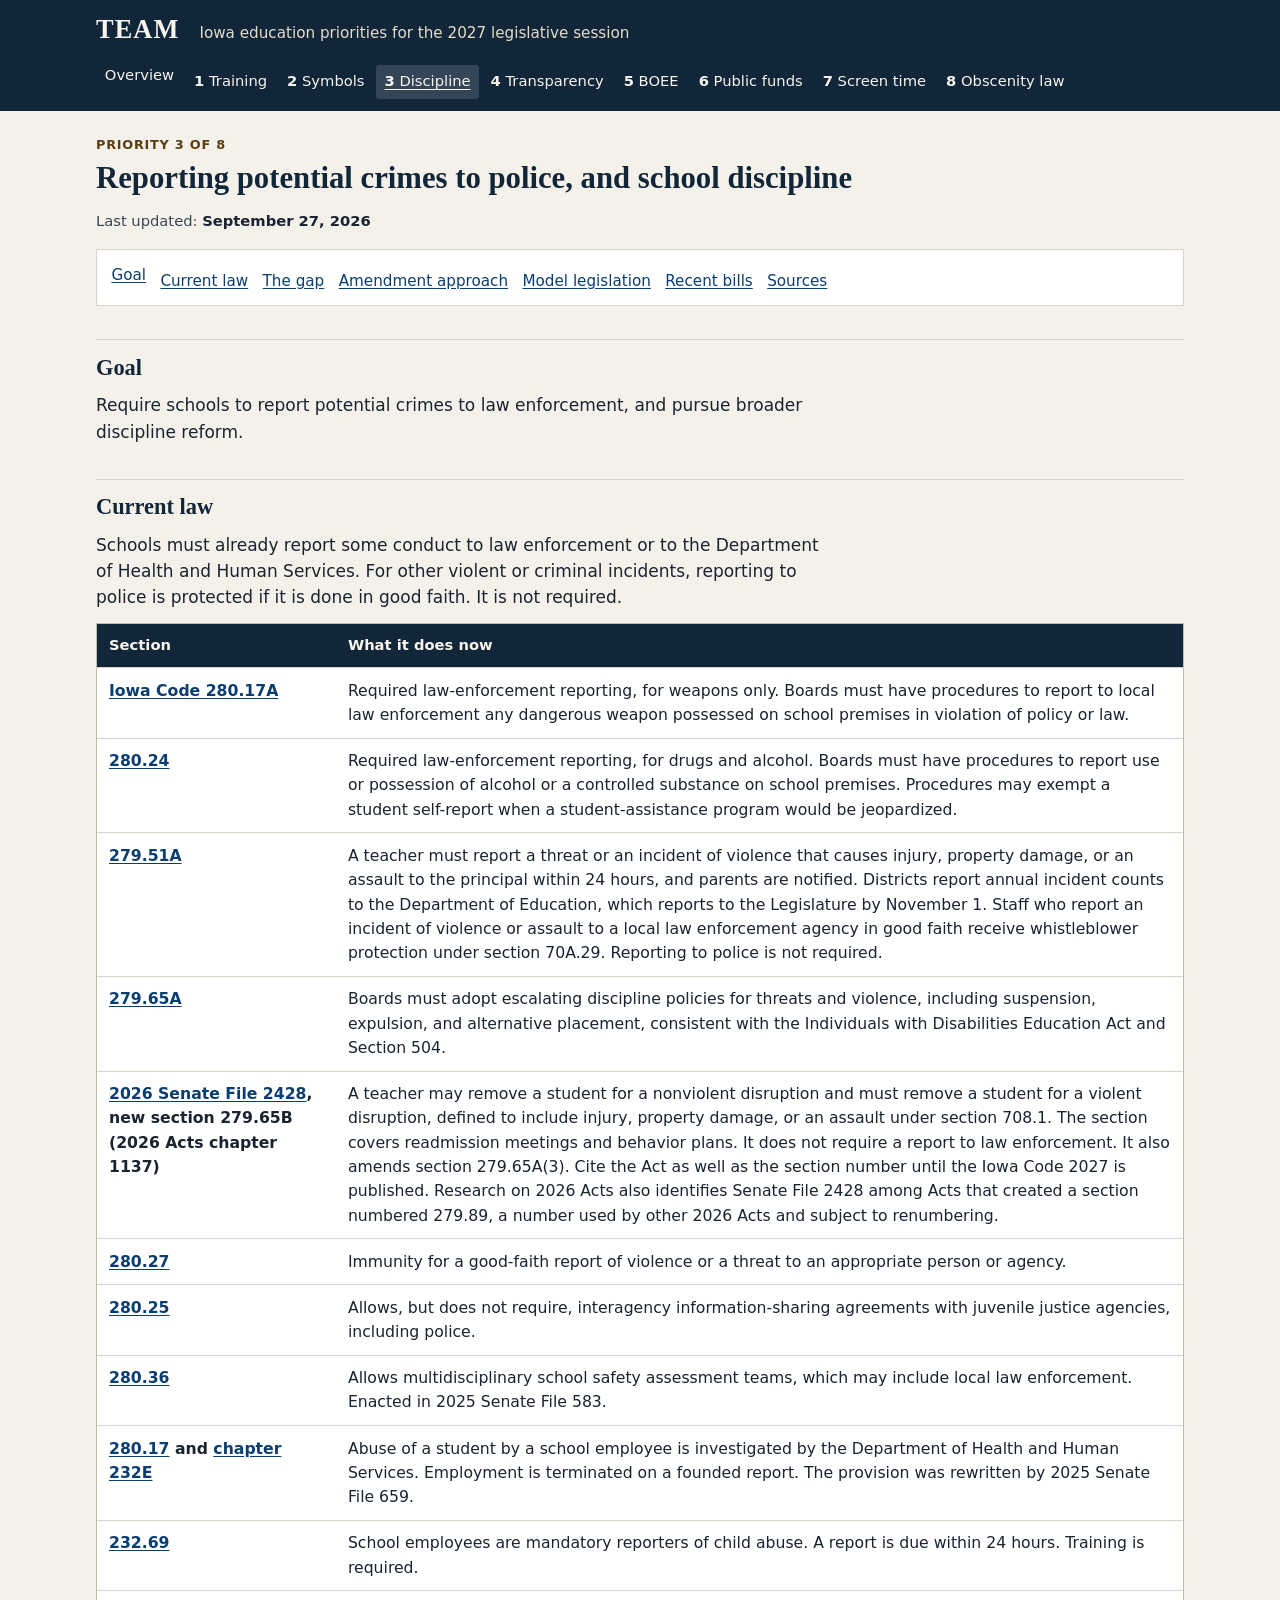
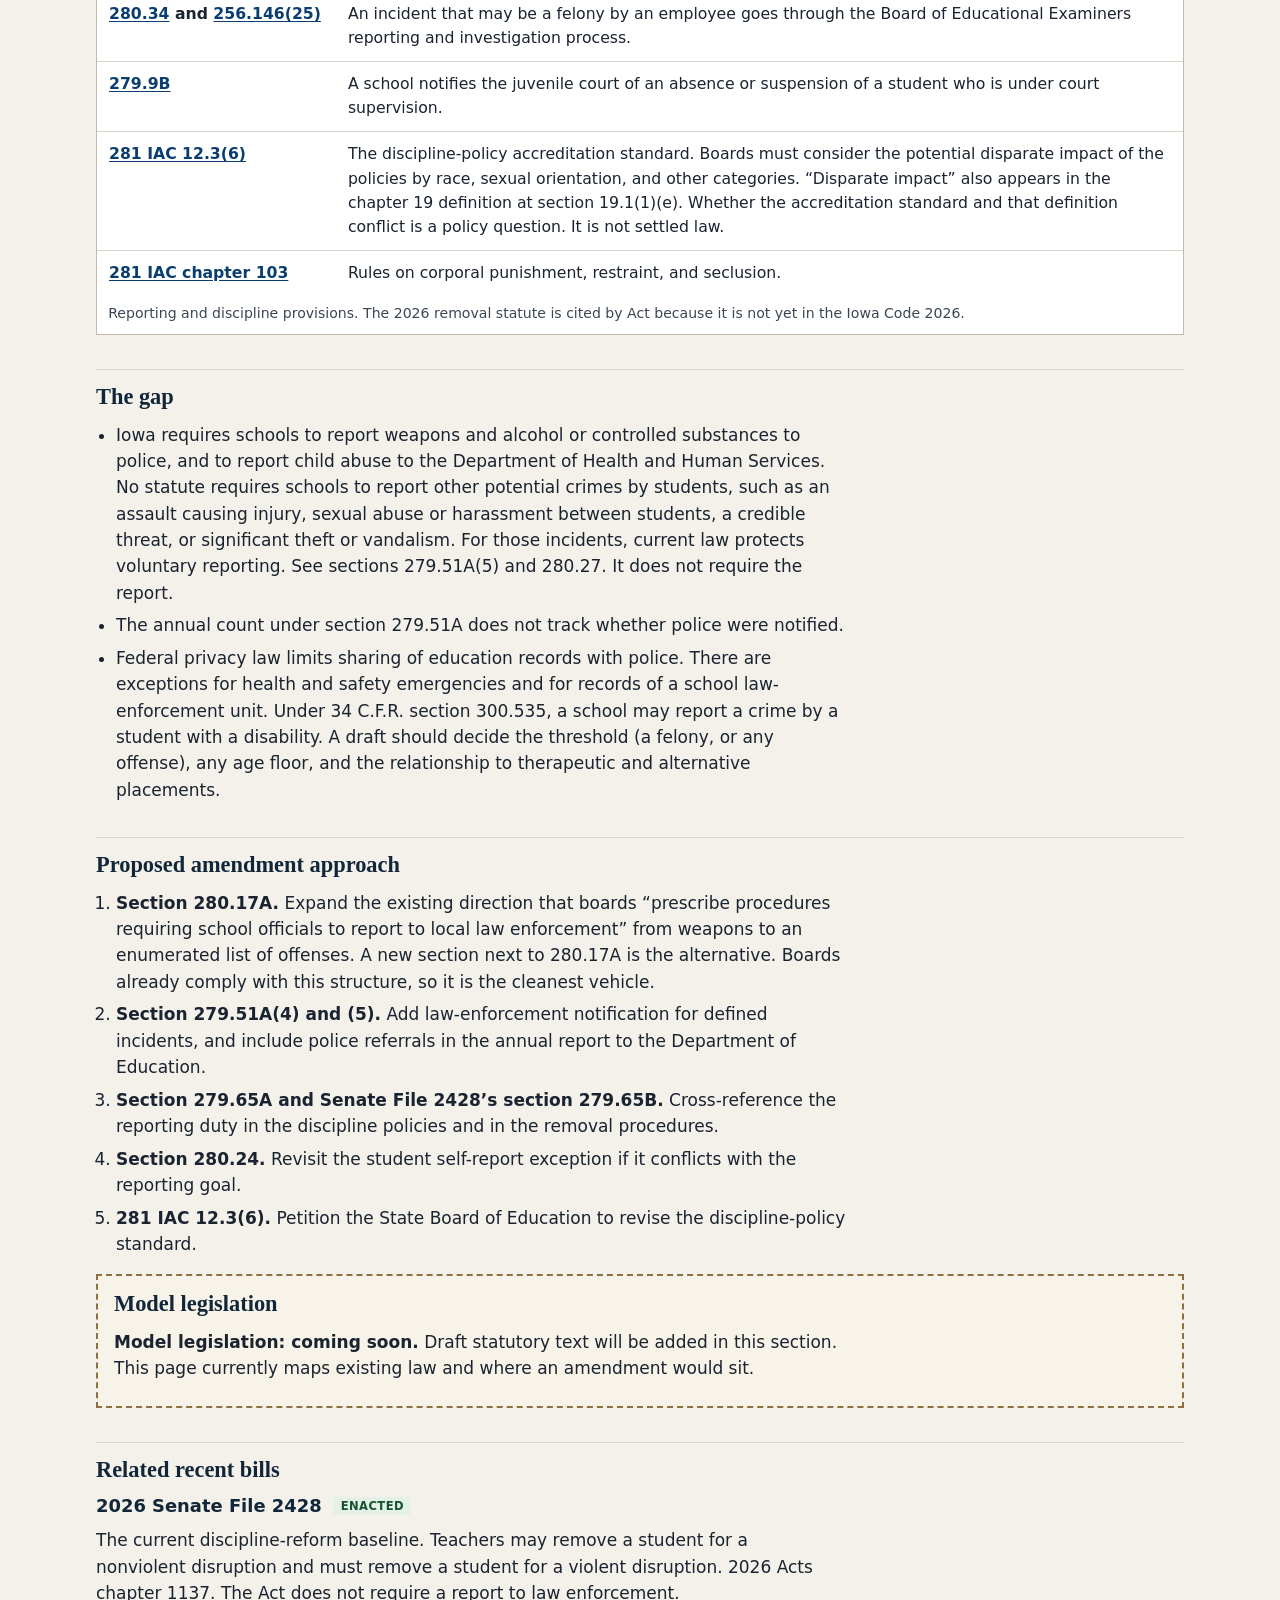
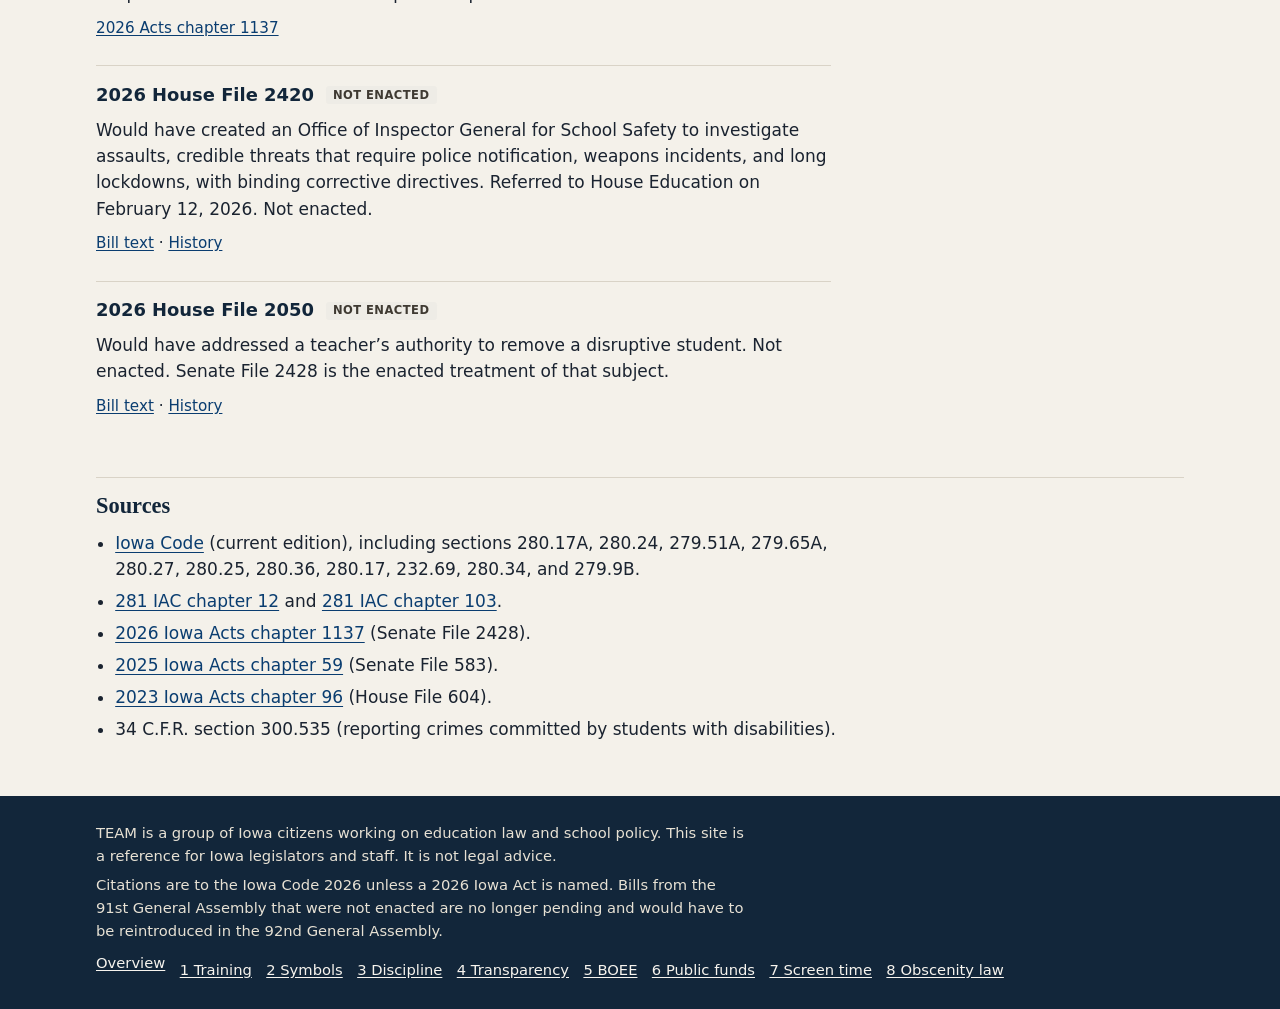
<file: priorities/school-discipline.html>
<!DOCTYPE html>
<html lang="en">
<head>
  <meta charset="utf-8">
  <meta name="viewport" content="width=device-width, initial-scale=1">
  <title>School discipline and crime reporting · TEAM 2027 Iowa education priorities</title>
  <meta name="description" content="Where Iowa could extend required school reports to law enforcement, using the existing weapons and drug-reporting statutes, and how that relates to discipline law.">
  <link rel="stylesheet" href="../css/styles.css">
</head>
<body>
  <a class="skip-link" href="#main">Skip to content</a>
  <header class="site-header">
    <div class="wrap header-inner">
      <p class="site-mark"><a href="../index.html">TEAM</a></p>
      <p class="site-tagline">Iowa education priorities for the 2027 legislative session</p>
    </div>
    <div class="wrap">
      <nav class="site-nav" aria-label="Site">
        <ul>
          <li><a href="../index.html">Overview</a></li>
          <li><a href="required-training.html"><span class="nav-num">1</span> Training</a></li>
          <li><a href="political-messaging.html"><span class="nav-num">2</span> Symbols</a></li>
          <li><a href="school-discipline.html" aria-current="page"><span class="nav-num">3</span> Discipline</a></li>
          <li><a href="transparency.html"><span class="nav-num">4</span> Transparency</a></li>
          <li><a href="boee-reform.html"><span class="nav-num">5</span> BOEE</a></li>
          <li><a href="public-funds.html"><span class="nav-num">6</span> Public funds</a></li>
          <li><a href="screen-time.html"><span class="nav-num">7</span> Screen time</a></li>
          <li><a href="obscenity-exemption.html"><span class="nav-num">8</span> Obscenity law</a></li>
        </ul>
      </nav>
    </div>
  </header>

  <main id="main" class="wrap">
    <p class="kicker">Priority 3 of 8</p>
    <h1>Reporting potential crimes to police, and school discipline</h1>
    <p class="updated">Last updated: <time datetime="2026-09-27">September 27, 2026</time></p>

    <nav class="page-nav" aria-label="On this page">
      <ol>
        <li><a href="#goal">Goal</a></li>
        <li><a href="#current-law">Current law</a></li>
        <li><a href="#gap">The gap</a></li>
        <li><a href="#approach">Amendment approach</a></li>
        <li><a href="#sample">Model legislation</a></li>
        <li><a href="#bills">Recent bills</a></li>
        <li><a href="#sources">Sources</a></li>
      </ol>
    </nav>

    <section id="goal" class="goal">
      <h2>Goal</h2>
      <p>Require schools to report potential crimes to law enforcement, and pursue broader discipline reform.</p>
    </section>

    <section id="current-law">
      <h2>Current law</h2>
      <p>Schools must already report some conduct to law enforcement or to the Department of Health and Human Services. For other violent or criminal incidents, reporting to police is protected if it is done in good faith. It is not required.</p>
      <div class="table-scroll">
        <table>
          <caption>Reporting and discipline provisions. The 2026 removal statute is cited by Act because it is not yet in the Iowa Code 2026.</caption>
          <thead>
            <tr>
              <th scope="col">Section</th>
              <th scope="col">What it does now</th>
            </tr>
          </thead>
          <tbody>
            <tr>
              <th scope="row"><a href="https://www.legis.iowa.gov/docs/code/280.17A.pdf">Iowa Code 280.17A</a></th>
              <td>Required law-enforcement reporting, for weapons only. Boards must have procedures to report to local law enforcement any dangerous weapon possessed on school premises in violation of policy or law.</td>
            </tr>
            <tr>
              <th scope="row"><a href="https://www.legis.iowa.gov/docs/code/280.24.pdf">280.24</a></th>
              <td>Required law-enforcement reporting, for drugs and alcohol. Boards must have procedures to report use or possession of alcohol or a controlled substance on school premises. Procedures may exempt a student self-report when a student-assistance program would be jeopardized.</td>
            </tr>
            <tr>
              <th scope="row"><a href="https://www.legis.iowa.gov/docs/code/279.51A.pdf">279.51A</a></th>
              <td>A teacher must report a threat or an incident of violence that causes injury, property damage, or an assault to the principal within 24 hours, and parents are notified. Districts report annual incident counts to the Department of Education, which reports to the Legislature by November 1. Staff who report an incident of violence or assault to a local law enforcement agency in good faith receive whistleblower protection under section 70A.29. Reporting to police is not required.</td>
            </tr>
            <tr>
              <th scope="row"><a href="https://www.legis.iowa.gov/docs/code/279.65A.pdf">279.65A</a></th>
              <td>Boards must adopt escalating discipline policies for threats and violence, including suspension, expulsion, and alternative placement, consistent with the Individuals with Disabilities Education Act and Section 504.</td>
            </tr>
            <tr>
              <th scope="row"><a href="https://www.legis.iowa.gov/docs/publications/iactc/91.2/CH1137.pdf">2026 Senate File 2428</a>, new section 279.65B (2026 Acts chapter 1137)</th>
              <td>A teacher may remove a student for a nonviolent disruption and must remove a student for a violent disruption, defined to include injury, property damage, or an assault under section 708.1. The section covers readmission meetings and behavior plans. It does not require a report to law enforcement. It also amends section 279.65A(3). Cite the Act as well as the section number until the Iowa Code 2027 is published. Research on 2026 Acts also identifies Senate File 2428 among Acts that created a section numbered 279.89, a number used by other 2026 Acts and subject to renumbering.</td>
            </tr>
            <tr>
              <th scope="row"><a href="https://www.legis.iowa.gov/docs/code/280.27.pdf">280.27</a></th>
              <td>Immunity for a good-faith report of violence or a threat to an appropriate person or agency.</td>
            </tr>
            <tr>
              <th scope="row"><a href="https://www.legis.iowa.gov/docs/code/280.25.pdf">280.25</a></th>
              <td>Allows, but does not require, interagency information-sharing agreements with juvenile justice agencies, including police.</td>
            </tr>
            <tr>
              <th scope="row"><a href="https://www.legis.iowa.gov/docs/code/280.36.pdf">280.36</a></th>
              <td>Allows multidisciplinary school safety assessment teams, which may include local law enforcement. Enacted in 2025 Senate File 583.</td>
            </tr>
            <tr>
              <th scope="row"><a href="https://www.legis.iowa.gov/docs/code/280.17.pdf">280.17</a> and <a href="https://www.legis.iowa.gov/docs/code/232E.pdf">chapter 232E</a></th>
              <td>Abuse of a student by a school employee is investigated by the Department of Health and Human Services. Employment is terminated on a founded report. The provision was rewritten by 2025 Senate File 659.</td>
            </tr>
            <tr>
              <th scope="row"><a href="https://www.legis.iowa.gov/docs/code/232.69.pdf">232.69</a></th>
              <td>School employees are mandatory reporters of child abuse. A report is due within 24 hours. Training is required.</td>
            </tr>
            <tr>
              <th scope="row"><a href="https://www.legis.iowa.gov/docs/code/280.34.pdf">280.34</a> and <a href="https://www.legis.iowa.gov/docs/code/256.146.pdf">256.146(25)</a></th>
              <td>An incident that may be a felony by an employee goes through the Board of Educational Examiners reporting and investigation process.</td>
            </tr>
            <tr>
              <th scope="row"><a href="https://www.legis.iowa.gov/docs/code/279.9B.pdf">279.9B</a></th>
              <td>A school notifies the juvenile court of an absence or suspension of a student who is under court supervision.</td>
            </tr>
            <tr>
              <th scope="row"><a href="https://www.legis.iowa.gov/docs/iac/chapter/281.12.pdf">281 IAC 12.3(6)</a></th>
              <td>The discipline-policy accreditation standard. Boards must consider the potential disparate impact of the policies by race, sexual orientation, and other categories. “Disparate impact” also appears in the chapter 19 definition at section 19.1(1)(e). Whether the accreditation standard and that definition conflict is a policy question. It is not settled law.</td>
            </tr>
            <tr>
              <th scope="row"><a href="https://www.legis.iowa.gov/docs/iac/chapter/281.103.pdf">281 IAC chapter 103</a></th>
              <td>Rules on corporal punishment, restraint, and seclusion.</td>
            </tr>
          </tbody>
        </table>
      </div>
    </section>

    <section id="gap">
      <h2>The gap</h2>
      <ul>
        <li>Iowa requires schools to report weapons and alcohol or controlled substances to police, and to report child abuse to the Department of Health and Human Services. No statute requires schools to report other potential crimes by students, such as an assault causing injury, sexual abuse or harassment between students, a credible threat, or significant theft or vandalism. For those incidents, current law protects voluntary reporting. See sections 279.51A(5) and 280.27. It does not require the report.</li>
        <li>The annual count under section 279.51A does not track whether police were notified.</li>
        <li>Federal privacy law limits sharing of education records with police. There are exceptions for health and safety emergencies and for records of a school law-enforcement unit. Under 34 C.F.R. section 300.535, a school may report a crime by a student with a disability. A draft should decide the threshold (a felony, or any offense), any age floor, and the relationship to therapeutic and alternative placements.</li>
      </ul>
    </section>

    <section id="approach">
      <h2>Proposed amendment approach</h2>
      <ol>
        <li><strong>Section 280.17A.</strong> Expand the existing direction that boards “prescribe procedures requiring school officials to report to local law enforcement” from weapons to an enumerated list of offenses. A new section next to 280.17A is the alternative. Boards already comply with this structure, so it is the cleanest vehicle.</li>
        <li><strong>Section 279.51A(4) and (5).</strong> Add law-enforcement notification for defined incidents, and include police referrals in the annual report to the Department of Education.</li>
        <li><strong>Section 279.65A and Senate File 2428’s section 279.65B.</strong> Cross-reference the reporting duty in the discipline policies and in the removal procedures.</li>
        <li><strong>Section 280.24.</strong> Revisit the student self-report exception if it conflicts with the reporting goal.</li>
        <li><strong>281 IAC 12.3(6).</strong> Petition the State Board of Education to revise the discipline-policy standard.</li>
      </ol>
    </section>

    <section id="sample" class="coming-soon" aria-labelledby="sample-heading">
      <h2 id="sample-heading">Model legislation</h2>
      <p><strong>Model legislation: coming soon.</strong> Draft statutory text will be added in this section. This page currently maps existing law and where an amendment would sit.</p>
    </section>

    <section id="bills">
      <h2>Related recent bills</h2>

      <article class="bill">
        <h3>2026 Senate File 2428 <span class="status status-enacted">Enacted</span></h3>
        <p>The current discipline-reform baseline. Teachers may remove a student for a nonviolent disruption and must remove a student for a violent disruption. 2026 Acts chapter 1137. The Act does not require a report to law enforcement.</p>
        <p class="bill-links"><a href="https://www.legis.iowa.gov/docs/publications/iactc/91.2/CH1137.pdf">2026 Acts chapter 1137</a></p>
      </article>

      <article class="bill">
        <h3>2026 House File 2420 <span class="status status-not">Not enacted</span></h3>
        <p>Would have created an Office of Inspector General for School Safety to investigate assaults, credible threats that require police notification, weapons incidents, and long lockdowns, with binding corrective directives. Referred to House Education on February 12, 2026. Not enacted.</p>
        <p class="bill-links"><a href="https://www.legis.iowa.gov/docs/publications/LGI/91/HF2420.pdf">Bill text</a> · <a href="https://www.legis.iowa.gov/legislation/billTracking/billHistory?billName=HF2420&amp;ga=91">History</a></p>
      </article>

      <article class="bill">
        <h3>2026 House File 2050 <span class="status status-not">Not enacted</span></h3>
        <p>Would have addressed a teacher’s authority to remove a disruptive student. Not enacted. Senate File 2428 is the enacted treatment of that subject.</p>
        <p class="bill-links"><a href="https://www.legis.iowa.gov/docs/publications/LGI/91/HF2050.pdf">Bill text</a> · <a href="https://www.legis.iowa.gov/legislation/billTracking/billHistory?billName=HF2050&amp;ga=91">History</a></p>
      </article>
    </section>

    <section id="sources">
      <h2>Sources</h2>
      <ul class="sources">
        <li><a href="https://www.legis.iowa.gov/law/iowaCode">Iowa Code</a> (current edition), including sections 280.17A, 280.24, 279.51A, 279.65A, 280.27, 280.25, 280.36, 280.17, 232.69, 280.34, and 279.9B.</li>
        <li><a href="https://www.legis.iowa.gov/docs/iac/chapter/281.12.pdf">281 IAC chapter 12</a> and <a href="https://www.legis.iowa.gov/docs/iac/chapter/281.103.pdf">281 IAC chapter 103</a>.</li>
        <li><a href="https://www.legis.iowa.gov/docs/publications/iactc/91.2/CH1137.pdf">2026 Iowa Acts chapter 1137</a> (Senate File 2428).</li>
        <li><a href="https://www.legis.iowa.gov/docs/publications/iactc/91.1/CH0059.pdf">2025 Iowa Acts chapter 59</a> (Senate File 583).</li>
        <li><a href="https://www.legis.iowa.gov/docs/publications/iactc/90.1/CH0096.pdf">2023 Iowa Acts chapter 96</a> (House File 604).</li>
        <li>34 C.F.R. section 300.535 (reporting crimes committed by students with disabilities).</li>
      </ul>
    </section>
  </main>

  <footer class="site-footer">
    <div class="wrap">
      <p>TEAM is a group of Iowa citizens working on education law and school policy. This site is a reference for Iowa legislators and staff. It is not legal advice.</p>
      <p>Citations are to the Iowa Code 2026 unless a 2026 Iowa Act is named. Bills from the 91st General Assembly that were not enacted are no longer pending and would have to be reintroduced in the 92nd General Assembly.</p>
      <ul class="footer-nav">
        <li><a href="../index.html">Overview</a></li>
        <li><a href="required-training.html">1 Training</a></li>
        <li><a href="political-messaging.html">2 Symbols</a></li>
        <li><a href="school-discipline.html">3 Discipline</a></li>
        <li><a href="transparency.html">4 Transparency</a></li>
        <li><a href="boee-reform.html">5 BOEE</a></li>
        <li><a href="public-funds.html">6 Public funds</a></li>
        <li><a href="screen-time.html">7 Screen time</a></li>
        <li><a href="obscenity-exemption.html">8 Obscenity law</a></li>
      </ul>
    </div>
  </footer>
</body>
</html>
</file>
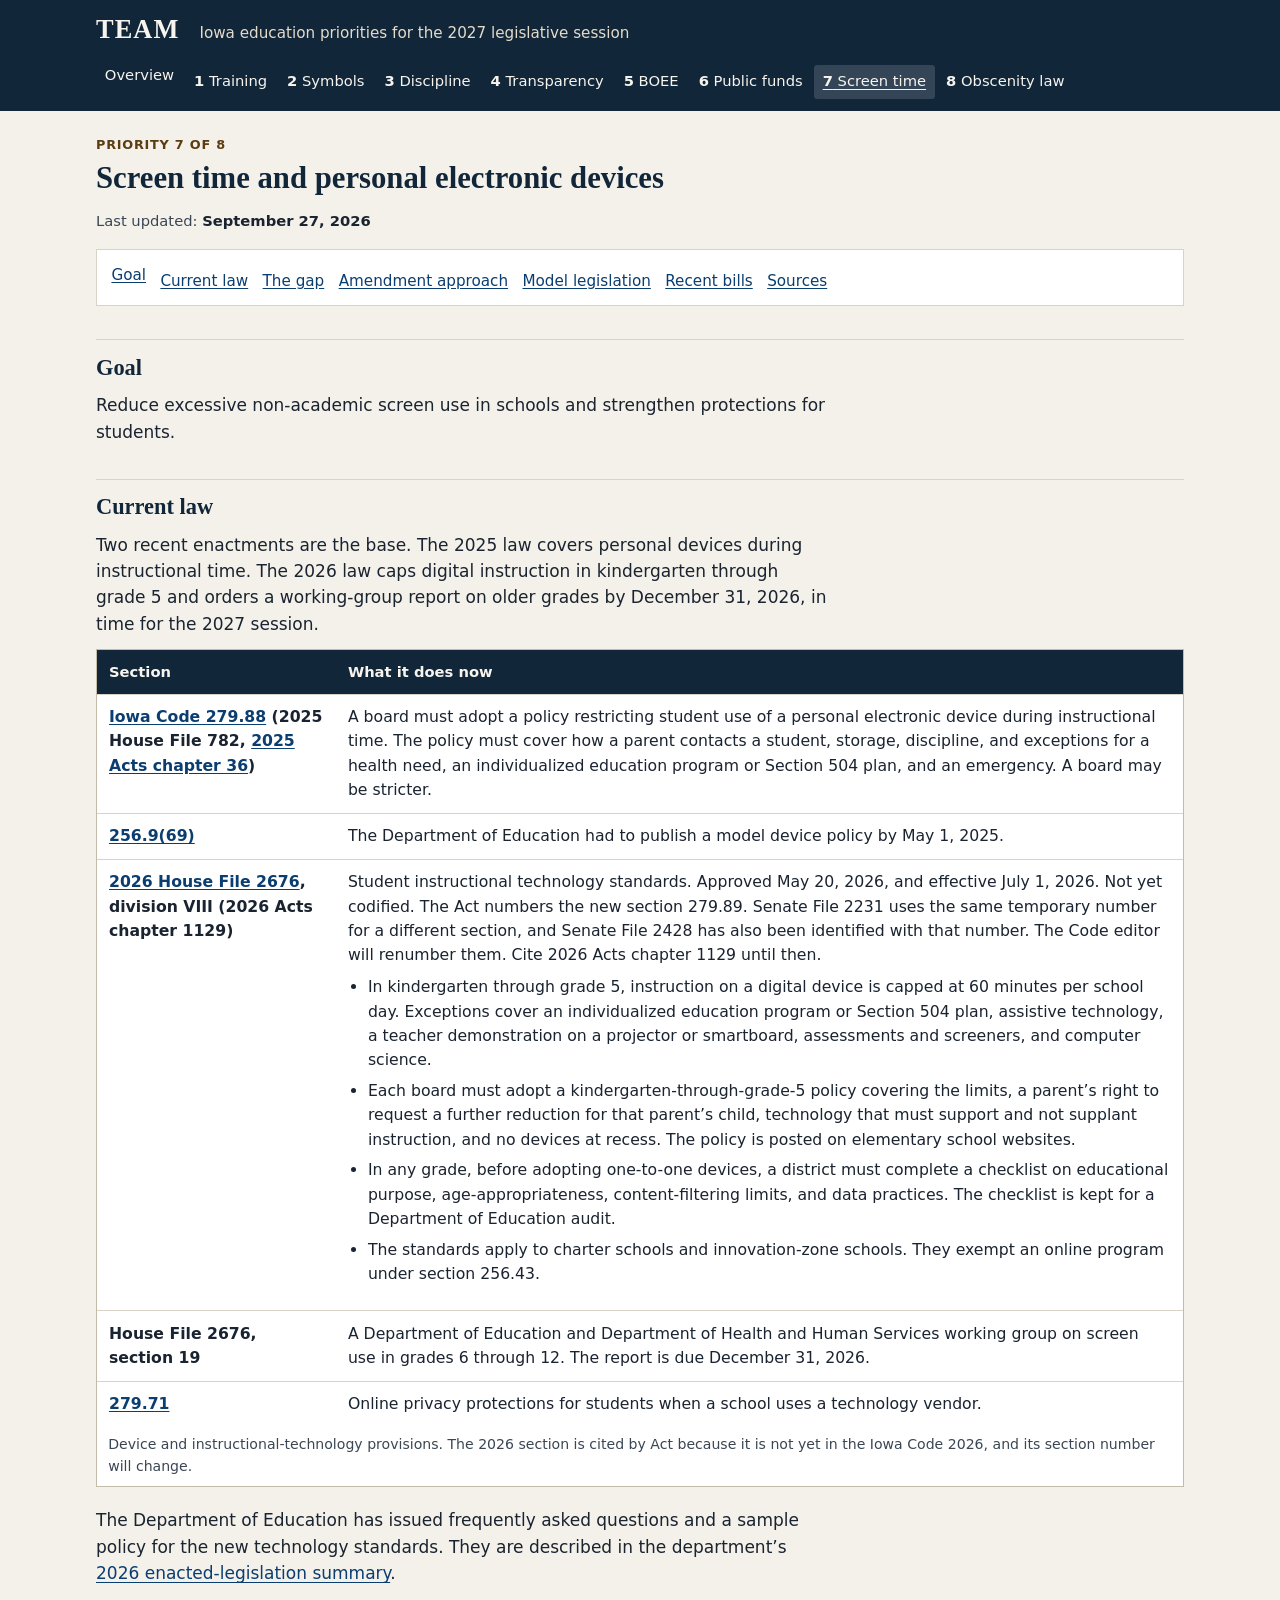
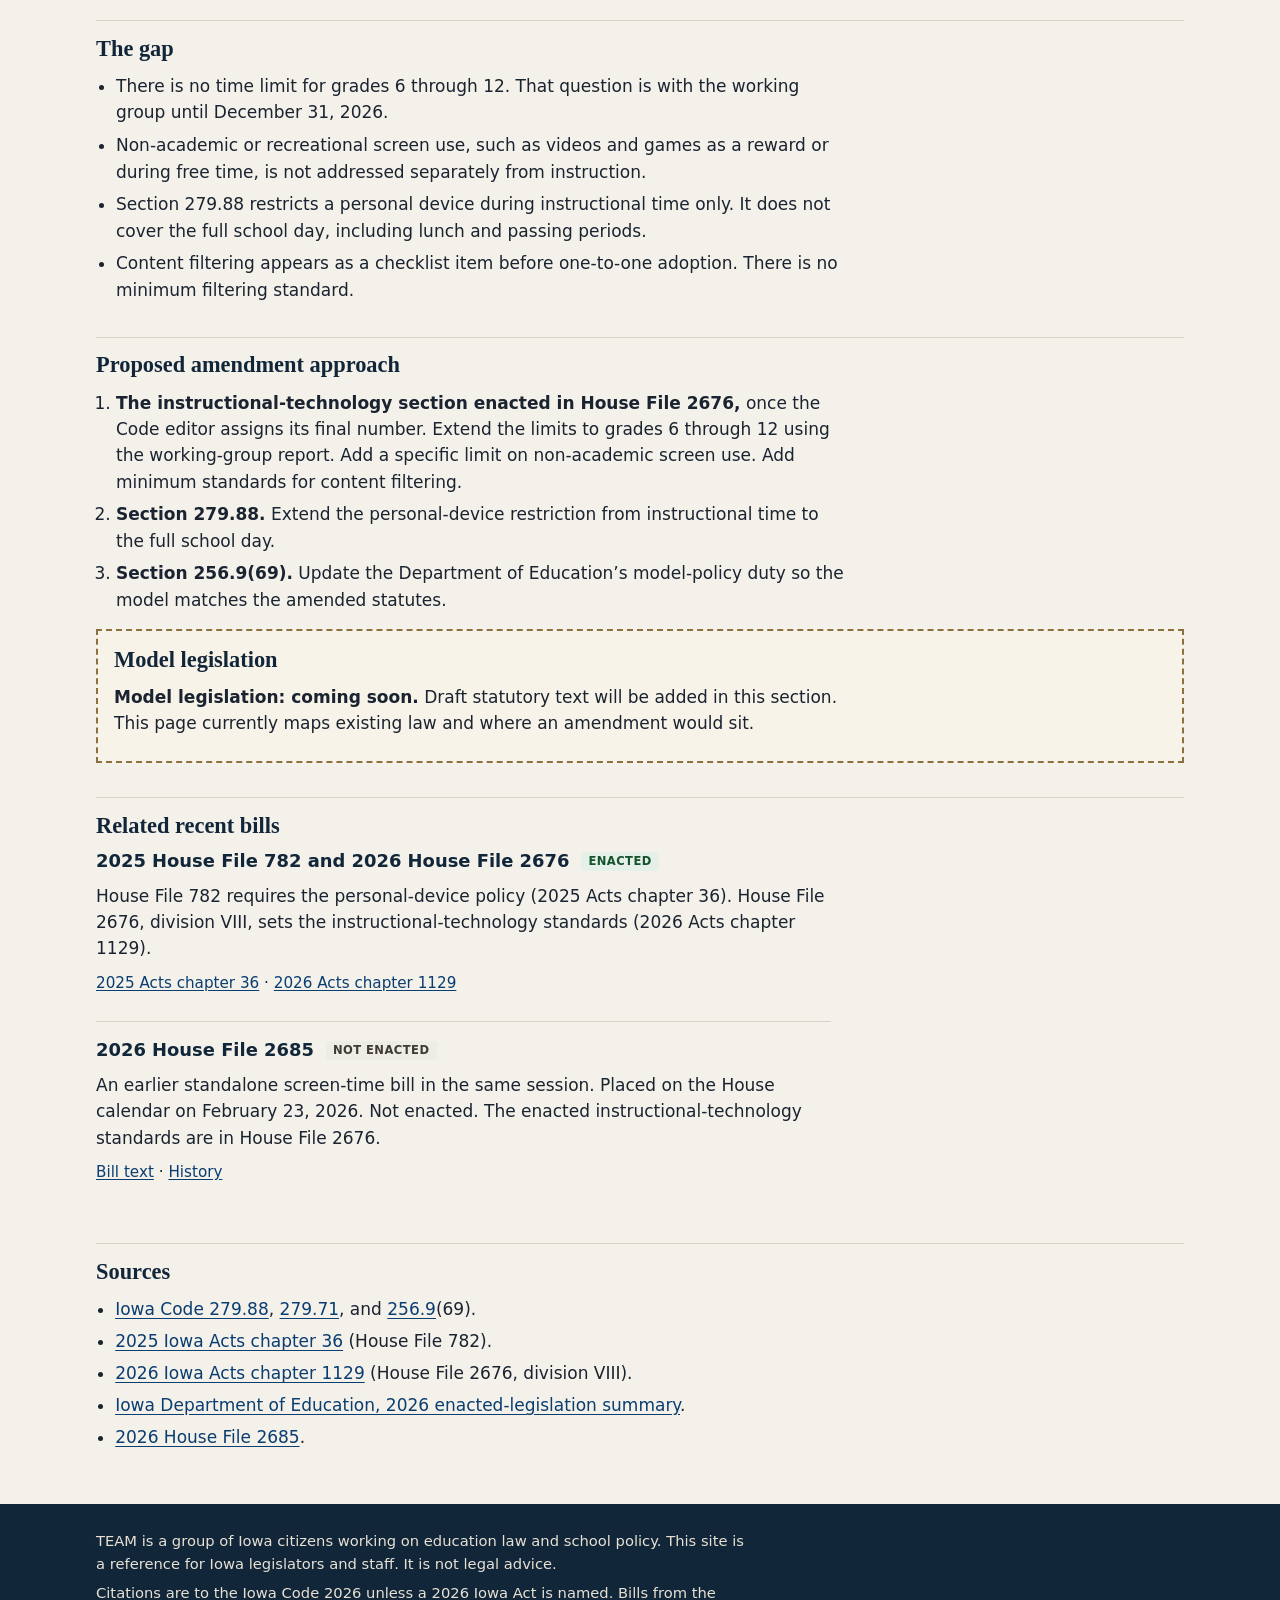
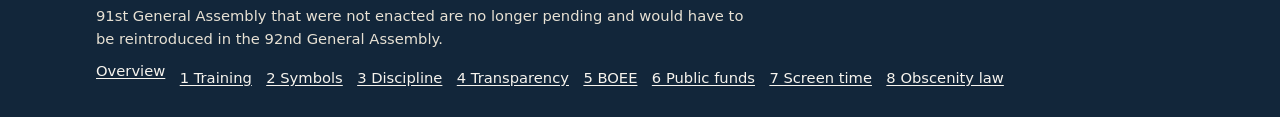
<file: priorities/screen-time.html>
<!DOCTYPE html>
<html lang="en">
<head>
  <meta charset="utf-8">
  <meta name="viewport" content="width=device-width, initial-scale=1">
  <title>Screen time · TEAM 2027 Iowa education priorities</title>
  <meta name="description" content="Where Iowa could extend the 2025 personal-device policy and the 2026 kindergarten-through-grade-5 digital-instruction cap to later grades and the full school day.">
  <link rel="stylesheet" href="../css/styles.css">
</head>
<body>
  <a class="skip-link" href="#main">Skip to content</a>
  <header class="site-header">
    <div class="wrap header-inner">
      <p class="site-mark"><a href="../index.html">TEAM</a></p>
      <p class="site-tagline">Iowa education priorities for the 2027 legislative session</p>
    </div>
    <div class="wrap">
      <nav class="site-nav" aria-label="Site">
        <ul>
          <li><a href="../index.html">Overview</a></li>
          <li><a href="required-training.html"><span class="nav-num">1</span> Training</a></li>
          <li><a href="political-messaging.html"><span class="nav-num">2</span> Symbols</a></li>
          <li><a href="school-discipline.html"><span class="nav-num">3</span> Discipline</a></li>
          <li><a href="transparency.html"><span class="nav-num">4</span> Transparency</a></li>
          <li><a href="boee-reform.html"><span class="nav-num">5</span> BOEE</a></li>
          <li><a href="public-funds.html"><span class="nav-num">6</span> Public funds</a></li>
          <li><a href="screen-time.html" aria-current="page"><span class="nav-num">7</span> Screen time</a></li>
          <li><a href="obscenity-exemption.html"><span class="nav-num">8</span> Obscenity law</a></li>
        </ul>
      </nav>
    </div>
  </header>

  <main id="main" class="wrap">
    <p class="kicker">Priority 7 of 8</p>
    <h1>Screen time and personal electronic devices</h1>
    <p class="updated">Last updated: <time datetime="2026-09-27">September 27, 2026</time></p>

    <nav class="page-nav" aria-label="On this page">
      <ol>
        <li><a href="#goal">Goal</a></li>
        <li><a href="#current-law">Current law</a></li>
        <li><a href="#gap">The gap</a></li>
        <li><a href="#approach">Amendment approach</a></li>
        <li><a href="#sample">Model legislation</a></li>
        <li><a href="#bills">Recent bills</a></li>
        <li><a href="#sources">Sources</a></li>
      </ol>
    </nav>

    <section id="goal" class="goal">
      <h2>Goal</h2>
      <p>Reduce excessive non-academic screen use in schools and strengthen protections for students.</p>
    </section>

    <section id="current-law">
      <h2>Current law</h2>
      <p>Two recent enactments are the base. The 2025 law covers personal devices during instructional time. The 2026 law caps digital instruction in kindergarten through grade 5 and orders a working-group report on older grades by December 31, 2026, in time for the 2027 session.</p>
      <div class="table-scroll">
        <table>
          <caption>Device and instructional-technology provisions. The 2026 section is cited by Act because it is not yet in the Iowa Code 2026, and its section number will change.</caption>
          <thead>
            <tr>
              <th scope="col">Section</th>
              <th scope="col">What it does now</th>
            </tr>
          </thead>
          <tbody>
            <tr>
              <th scope="row"><a href="https://www.legis.iowa.gov/docs/code/279.88.pdf">Iowa Code 279.88</a> (2025 House File 782, <a href="https://www.legis.iowa.gov/docs/publications/iactc/91.1/CH0036.pdf">2025 Acts chapter 36</a>)</th>
              <td>A board must adopt a policy restricting student use of a personal electronic device during instructional time. The policy must cover how a parent contacts a student, storage, discipline, and exceptions for a health need, an individualized education program or Section 504 plan, and an emergency. A board may be stricter.</td>
            </tr>
            <tr>
              <th scope="row"><a href="https://www.legis.iowa.gov/docs/code/256.9.pdf">256.9(69)</a></th>
              <td>The Department of Education had to publish a model device policy by May 1, 2025.</td>
            </tr>
            <tr>
              <th scope="row"><a href="https://www.legis.iowa.gov/docs/publications/iactc/91.2/CH1129.pdf">2026 House File 2676</a>, division VIII (2026 Acts chapter 1129)</th>
              <td>Student instructional technology standards. Approved May 20, 2026, and effective July 1, 2026. Not yet codified. The Act numbers the new section 279.89. Senate File 2231 uses the same temporary number for a different section, and Senate File 2428 has also been identified with that number. The Code editor will renumber them. Cite 2026 Acts chapter 1129 until then.
                <ul>
                  <li>In kindergarten through grade 5, instruction on a digital device is capped at 60 minutes per school day. Exceptions cover an individualized education program or Section 504 plan, assistive technology, a teacher demonstration on a projector or smartboard, assessments and screeners, and computer science.</li>
                  <li>Each board must adopt a kindergarten-through-grade-5 policy covering the limits, a parent’s right to request a further reduction for that parent’s child, technology that must support and not supplant instruction, and no devices at recess. The policy is posted on elementary school websites.</li>
                  <li>In any grade, before adopting one-to-one devices, a district must complete a checklist on educational purpose, age-appropriateness, content-filtering limits, and data practices. The checklist is kept for a Department of Education audit.</li>
                  <li>The standards apply to charter schools and innovation-zone schools. They exempt an online program under section 256.43.</li>
                </ul>
              </td>
            </tr>
            <tr>
              <th scope="row">House File 2676, section 19</th>
              <td>A Department of Education and Department of Health and Human Services working group on screen use in grades 6 through 12. The report is due December 31, 2026.</td>
            </tr>
            <tr>
              <th scope="row"><a href="https://www.legis.iowa.gov/docs/code/279.71.pdf">279.71</a></th>
              <td>Online privacy protections for students when a school uses a technology vendor.</td>
            </tr>
          </tbody>
        </table>
      </div>
      <p>The Department of Education has issued frequently asked questions and a sample policy for the new technology standards. They are described in the department’s <a href="https://educate.iowa.gov/media/13293/download?inline=">2026 enacted-legislation summary</a>.</p>
    </section>

    <section id="gap">
      <h2>The gap</h2>
      <ul>
        <li>There is no time limit for grades 6 through 12. That question is with the working group until December 31, 2026.</li>
        <li>Non-academic or recreational screen use, such as videos and games as a reward or during free time, is not addressed separately from instruction.</li>
        <li>Section 279.88 restricts a personal device during instructional time only. It does not cover the full school day, including lunch and passing periods.</li>
        <li>Content filtering appears as a checklist item before one-to-one adoption. There is no minimum filtering standard.</li>
      </ul>
    </section>

    <section id="approach">
      <h2>Proposed amendment approach</h2>
      <ol>
        <li><strong>The instructional-technology section enacted in House File 2676,</strong> once the Code editor assigns its final number. Extend the limits to grades 6 through 12 using the working-group report. Add a specific limit on non-academic screen use. Add minimum standards for content filtering.</li>
        <li><strong>Section 279.88.</strong> Extend the personal-device restriction from instructional time to the full school day.</li>
        <li><strong>Section 256.9(69).</strong> Update the Department of Education’s model-policy duty so the model matches the amended statutes.</li>
      </ol>
    </section>

    <section id="sample" class="coming-soon" aria-labelledby="sample-heading">
      <h2 id="sample-heading">Model legislation</h2>
      <p><strong>Model legislation: coming soon.</strong> Draft statutory text will be added in this section. This page currently maps existing law and where an amendment would sit.</p>
    </section>

    <section id="bills">
      <h2>Related recent bills</h2>

      <article class="bill">
        <h3>2025 House File 782 and 2026 House File 2676 <span class="status status-enacted">Enacted</span></h3>
        <p>House File 782 requires the personal-device policy (2025 Acts chapter 36). House File 2676, division VIII, sets the instructional-technology standards (2026 Acts chapter 1129).</p>
        <p class="bill-links"><a href="https://www.legis.iowa.gov/docs/publications/iactc/91.1/CH0036.pdf">2025 Acts chapter 36</a> · <a href="https://www.legis.iowa.gov/docs/publications/iactc/91.2/CH1129.pdf">2026 Acts chapter 1129</a></p>
      </article>

      <article class="bill">
        <h3>2026 House File 2685 <span class="status status-not">Not enacted</span></h3>
        <p>An earlier standalone screen-time bill in the same session. Placed on the House calendar on February 23, 2026. Not enacted. The enacted instructional-technology standards are in House File 2676.</p>
        <p class="bill-links"><a href="https://www.legis.iowa.gov/docs/publications/LGI/91/HF2685.pdf">Bill text</a> · <a href="https://www.legis.iowa.gov/legislation/billTracking/billHistory?billName=HF2685&amp;ga=91">History</a></p>
      </article>
    </section>

    <section id="sources">
      <h2>Sources</h2>
      <ul class="sources">
        <li><a href="https://www.legis.iowa.gov/docs/code/279.88.pdf">Iowa Code 279.88</a>, <a href="https://www.legis.iowa.gov/docs/code/279.71.pdf">279.71</a>, and <a href="https://www.legis.iowa.gov/docs/code/256.9.pdf">256.9</a>(69).</li>
        <li><a href="https://www.legis.iowa.gov/docs/publications/iactc/91.1/CH0036.pdf">2025 Iowa Acts chapter 36</a> (House File 782).</li>
        <li><a href="https://www.legis.iowa.gov/docs/publications/iactc/91.2/CH1129.pdf">2026 Iowa Acts chapter 1129</a> (House File 2676, division VIII).</li>
        <li><a href="https://educate.iowa.gov/media/13293/download?inline=">Iowa Department of Education, 2026 enacted-legislation summary</a>.</li>
        <li><a href="https://www.legis.iowa.gov/docs/publications/LGI/91/HF2685.pdf">2026 House File 2685</a>.</li>
      </ul>
    </section>
  </main>

  <footer class="site-footer">
    <div class="wrap">
      <p>TEAM is a group of Iowa citizens working on education law and school policy. This site is a reference for Iowa legislators and staff. It is not legal advice.</p>
      <p>Citations are to the Iowa Code 2026 unless a 2026 Iowa Act is named. Bills from the 91st General Assembly that were not enacted are no longer pending and would have to be reintroduced in the 92nd General Assembly.</p>
      <ul class="footer-nav">
        <li><a href="../index.html">Overview</a></li>
        <li><a href="required-training.html">1 Training</a></li>
        <li><a href="political-messaging.html">2 Symbols</a></li>
        <li><a href="school-discipline.html">3 Discipline</a></li>
        <li><a href="transparency.html">4 Transparency</a></li>
        <li><a href="boee-reform.html">5 BOEE</a></li>
        <li><a href="public-funds.html">6 Public funds</a></li>
        <li><a href="screen-time.html">7 Screen time</a></li>
        <li><a href="obscenity-exemption.html">8 Obscenity law</a></li>
      </ul>
    </div>
  </footer>
</body>
</html>
</file>
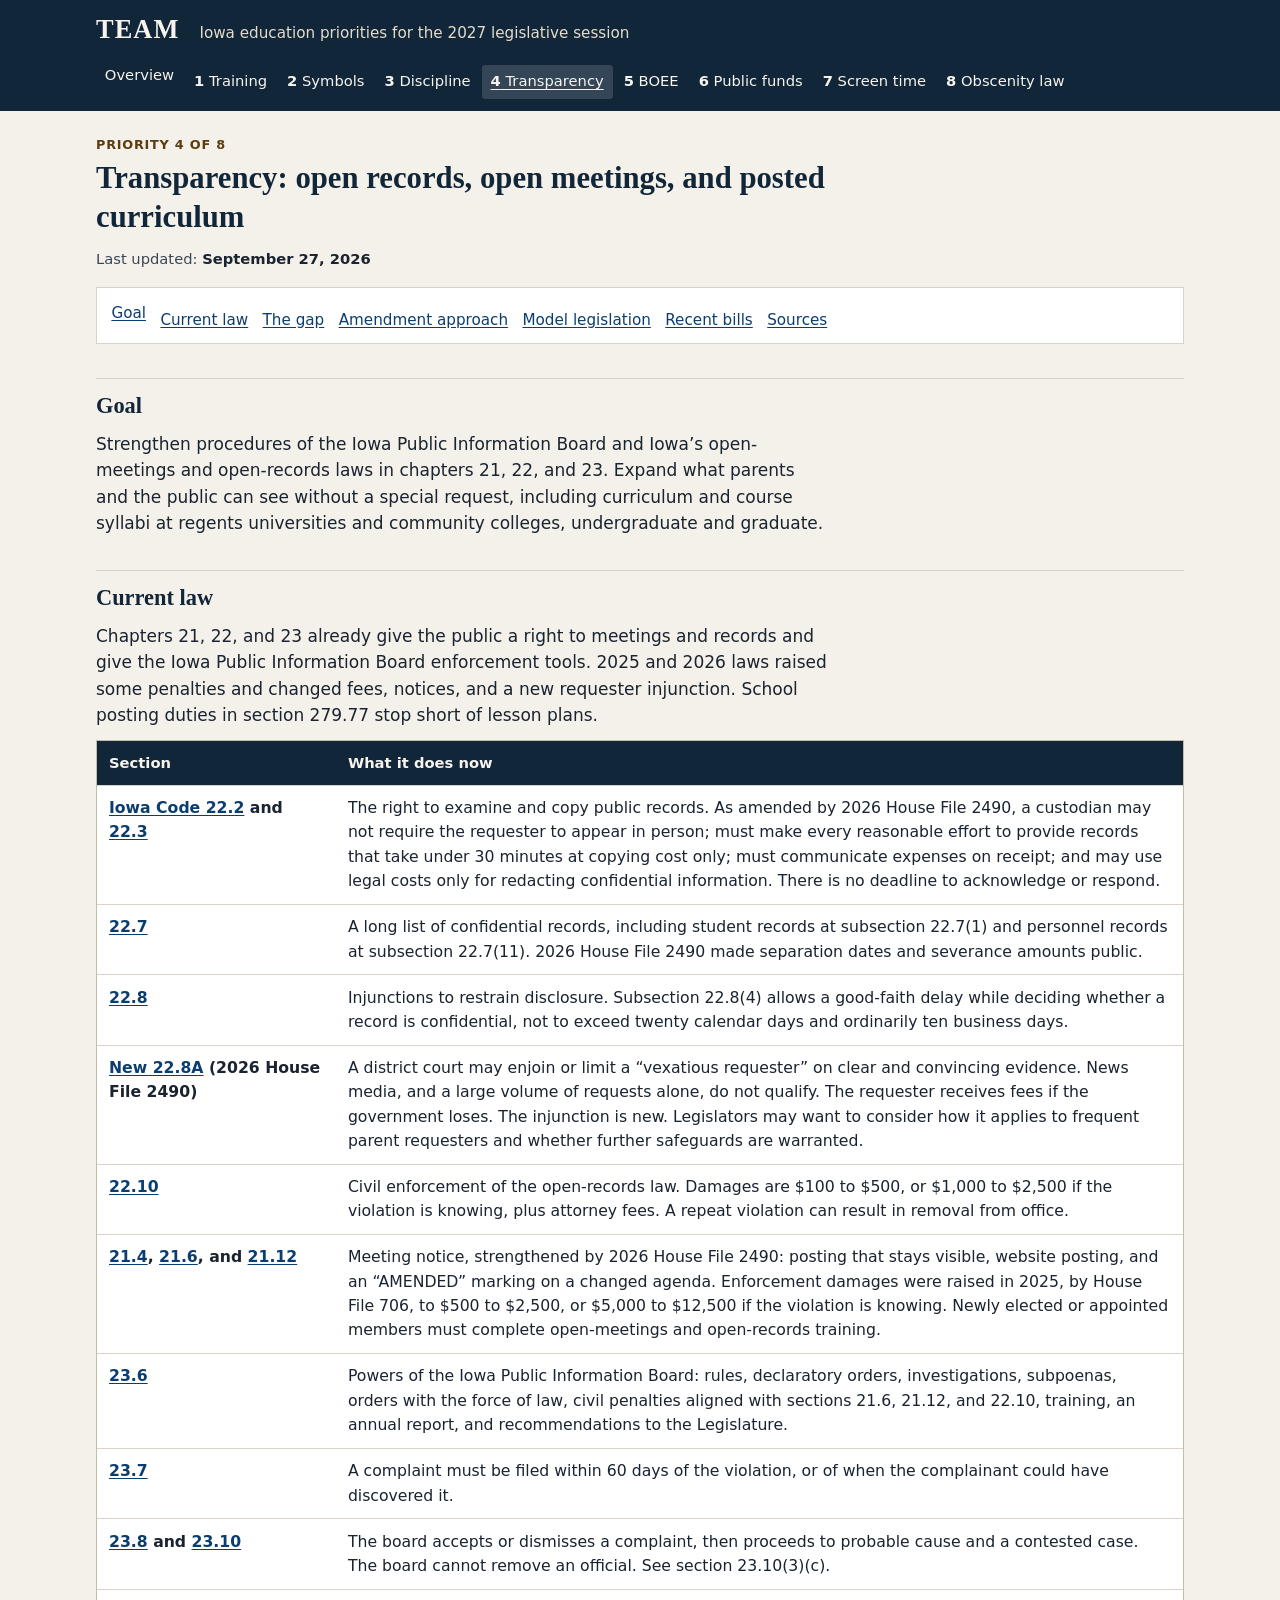
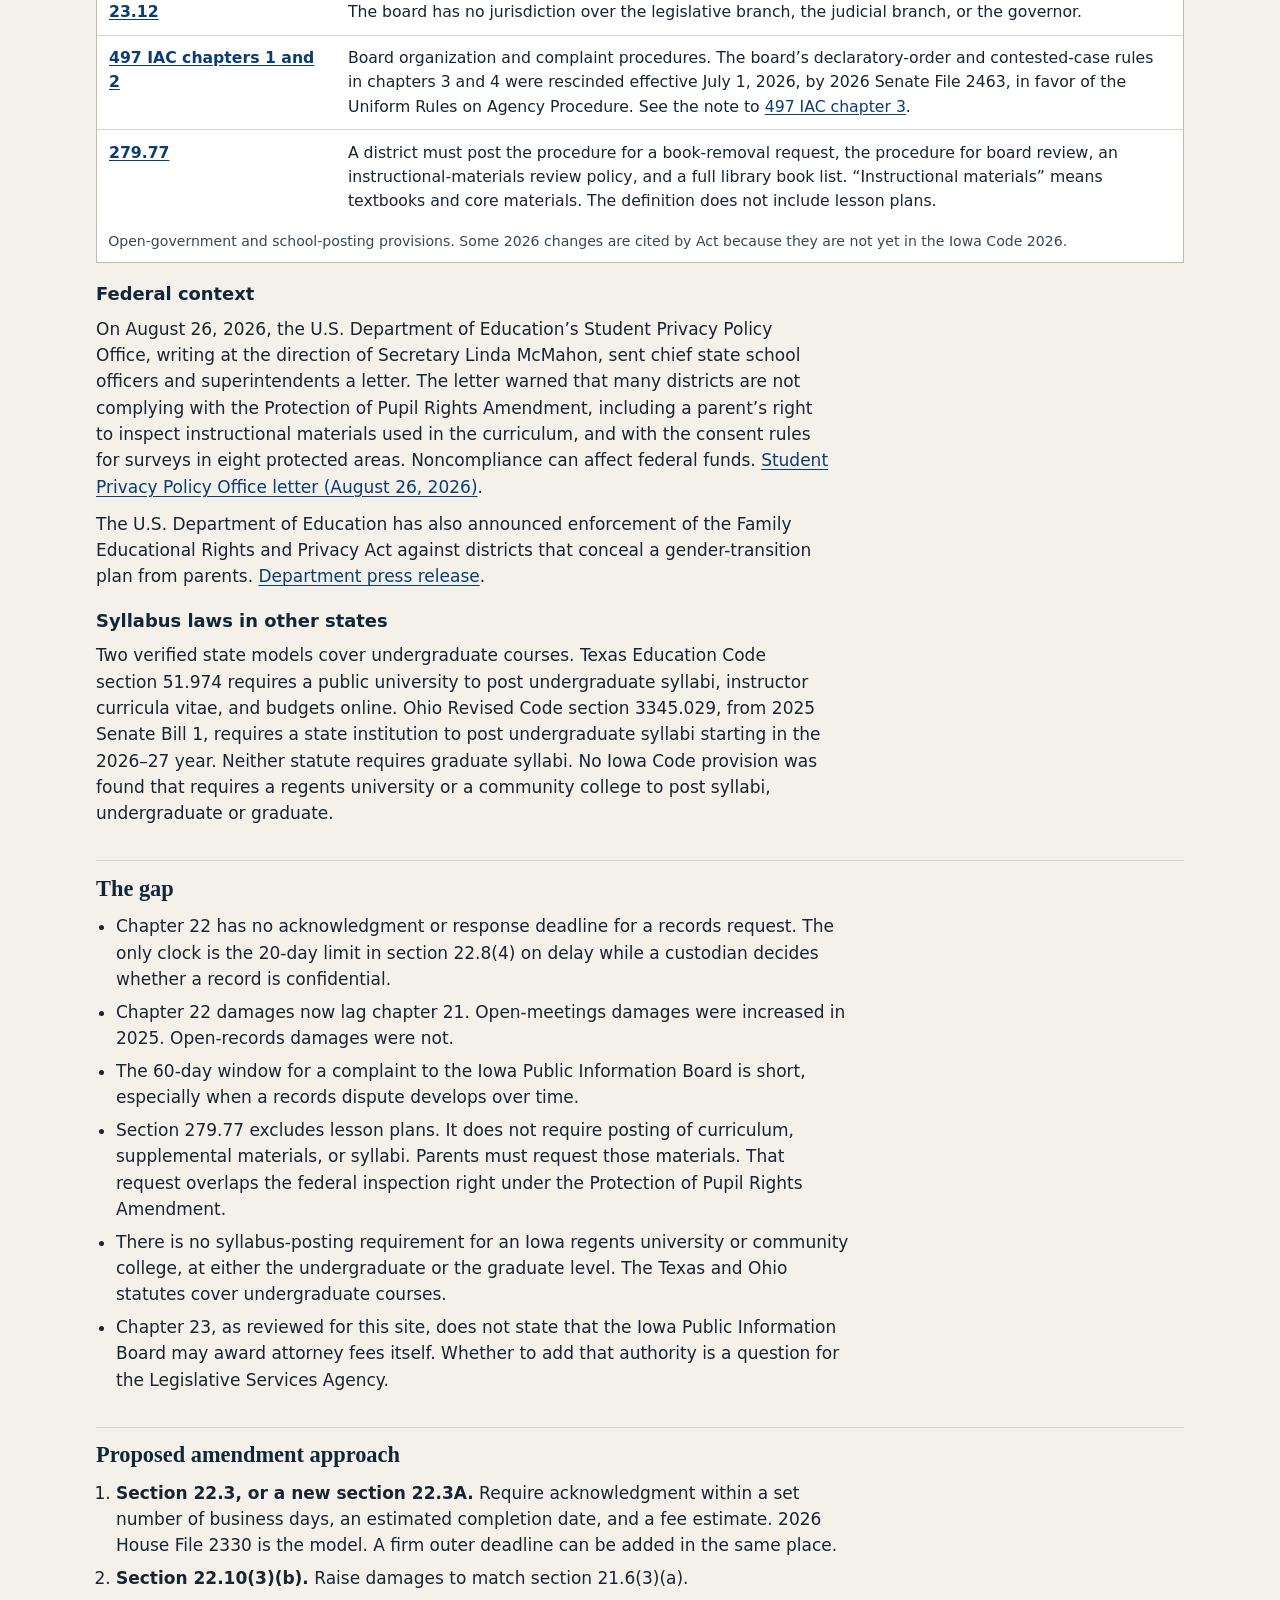
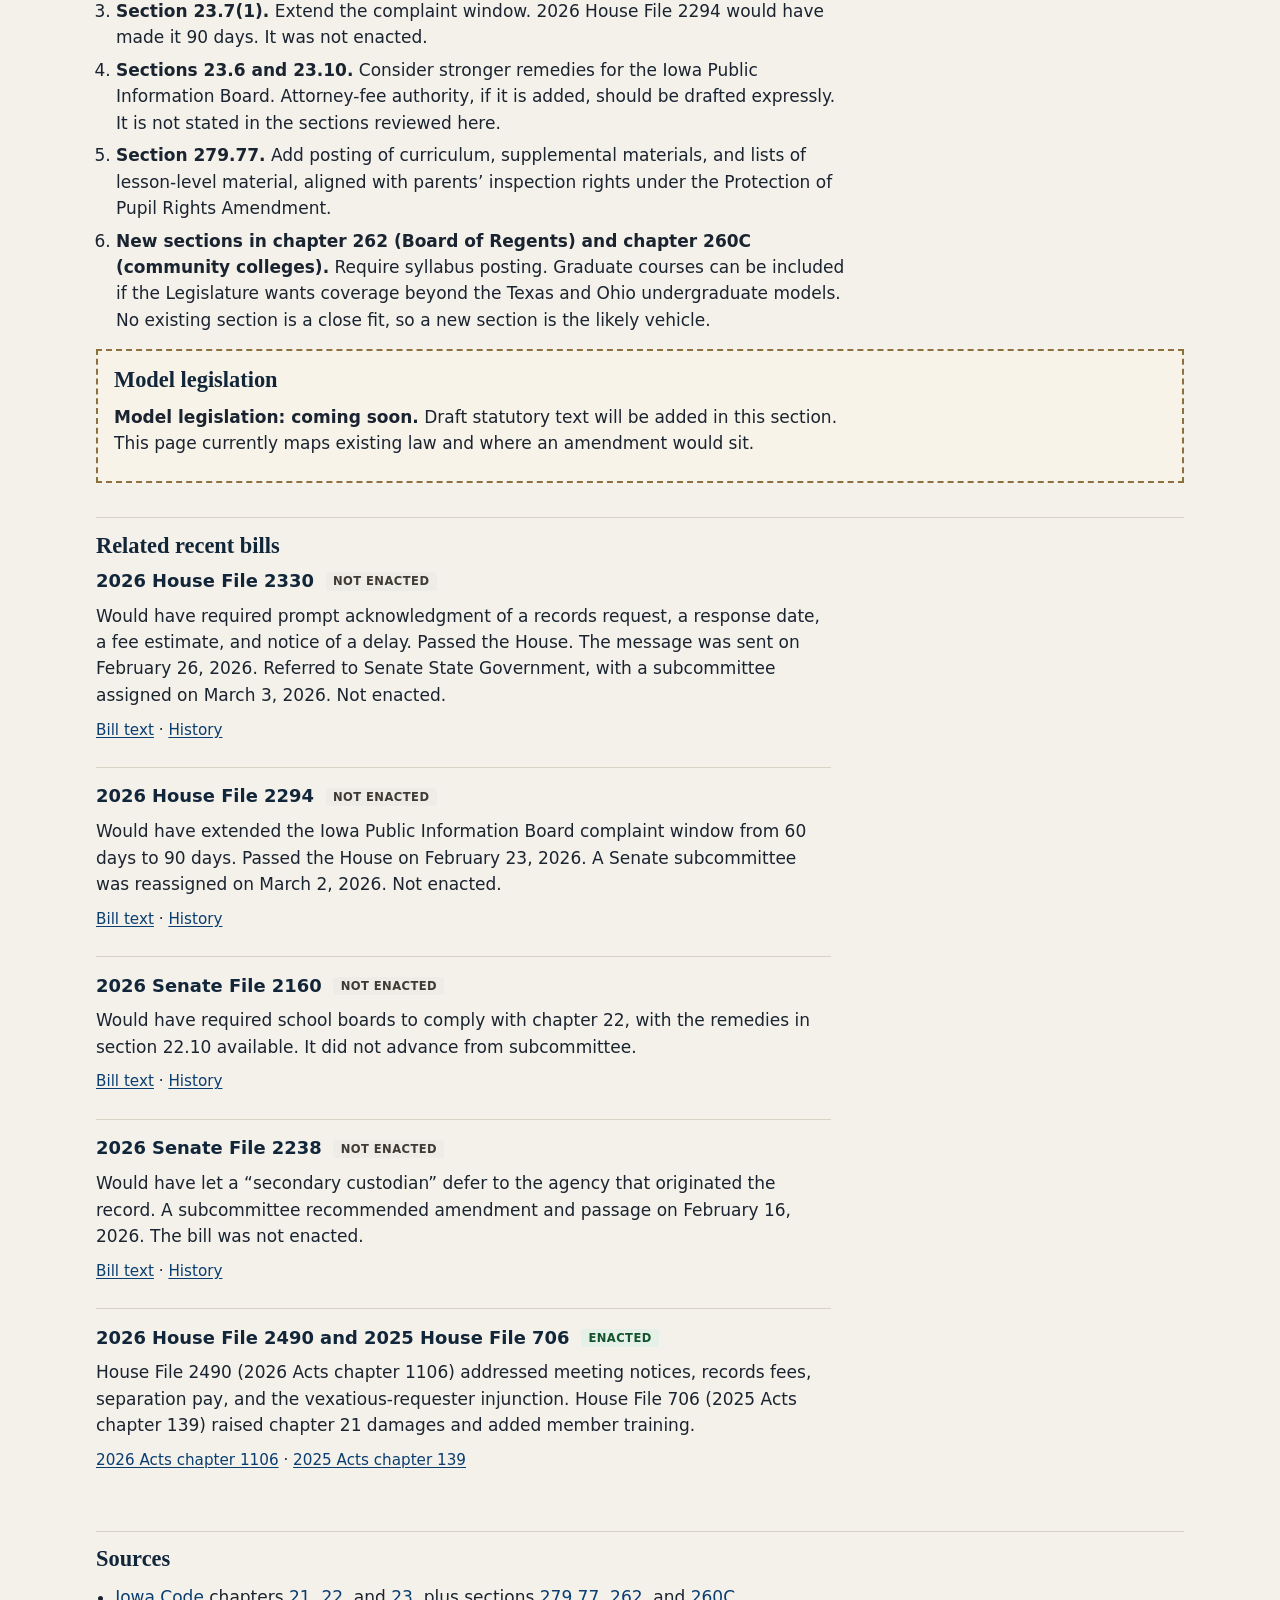
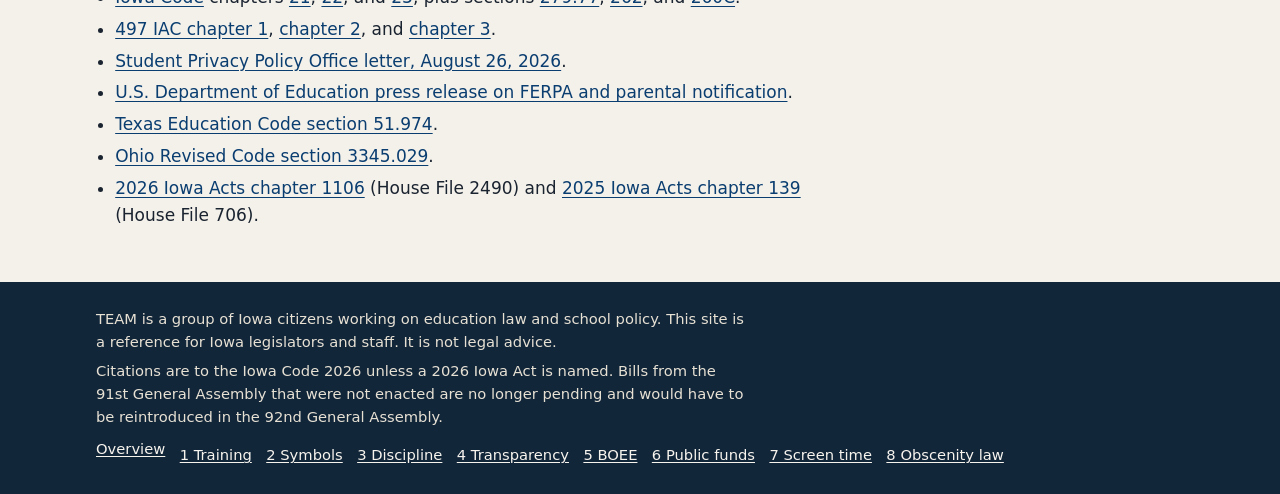
<file: priorities/transparency.html>
<!DOCTYPE html>
<html lang="en">
<head>
  <meta charset="utf-8">
  <meta name="viewport" content="width=device-width, initial-scale=1">
  <title>Transparency · TEAM 2027 Iowa education priorities</title>
  <meta name="description" content="Where Iowa could amend open-records, open-meetings, and Iowa Public Information Board law, and add curriculum and syllabus posting, using existing chapters.">
  <link rel="stylesheet" href="../css/styles.css">
</head>
<body>
  <a class="skip-link" href="#main">Skip to content</a>
  <header class="site-header">
    <div class="wrap header-inner">
      <p class="site-mark"><a href="../index.html">TEAM</a></p>
      <p class="site-tagline">Iowa education priorities for the 2027 legislative session</p>
    </div>
    <div class="wrap">
      <nav class="site-nav" aria-label="Site">
        <ul>
          <li><a href="../index.html">Overview</a></li>
          <li><a href="required-training.html"><span class="nav-num">1</span> Training</a></li>
          <li><a href="political-messaging.html"><span class="nav-num">2</span> Symbols</a></li>
          <li><a href="school-discipline.html"><span class="nav-num">3</span> Discipline</a></li>
          <li><a href="transparency.html" aria-current="page"><span class="nav-num">4</span> Transparency</a></li>
          <li><a href="boee-reform.html"><span class="nav-num">5</span> BOEE</a></li>
          <li><a href="public-funds.html"><span class="nav-num">6</span> Public funds</a></li>
          <li><a href="screen-time.html"><span class="nav-num">7</span> Screen time</a></li>
          <li><a href="obscenity-exemption.html"><span class="nav-num">8</span> Obscenity law</a></li>
        </ul>
      </nav>
    </div>
  </header>

  <main id="main" class="wrap">
    <p class="kicker">Priority 4 of 8</p>
    <h1>Transparency: open records, open meetings, and posted curriculum</h1>
    <p class="updated">Last updated: <time datetime="2026-09-27">September 27, 2026</time></p>

    <nav class="page-nav" aria-label="On this page">
      <ol>
        <li><a href="#goal">Goal</a></li>
        <li><a href="#current-law">Current law</a></li>
        <li><a href="#gap">The gap</a></li>
        <li><a href="#approach">Amendment approach</a></li>
        <li><a href="#sample">Model legislation</a></li>
        <li><a href="#bills">Recent bills</a></li>
        <li><a href="#sources">Sources</a></li>
      </ol>
    </nav>

    <section id="goal" class="goal">
      <h2>Goal</h2>
      <p>Strengthen procedures of the Iowa Public Information Board and Iowa’s open-meetings and open-records laws in chapters 21, 22, and 23. Expand what parents and the public can see without a special request, including curriculum and course syllabi at regents universities and community colleges, undergraduate and graduate.</p>
    </section>

    <section id="current-law">
      <h2>Current law</h2>
      <p>Chapters 21, 22, and 23 already give the public a right to meetings and records and give the Iowa Public Information Board enforcement tools. 2025 and 2026 laws raised some penalties and changed fees, notices, and a new requester injunction. School posting duties in section 279.77 stop short of lesson plans.</p>
      <div class="table-scroll">
        <table>
          <caption>Open-government and school-posting provisions. Some 2026 changes are cited by Act because they are not yet in the Iowa Code 2026.</caption>
          <thead>
            <tr>
              <th scope="col">Section</th>
              <th scope="col">What it does now</th>
            </tr>
          </thead>
          <tbody>
            <tr>
              <th scope="row"><a href="https://www.legis.iowa.gov/docs/code/22.2.pdf">Iowa Code 22.2</a> and <a href="https://www.legis.iowa.gov/docs/code/22.3.pdf">22.3</a></th>
              <td>The right to examine and copy public records. As amended by 2026 House File 2490, a custodian may not require the requester to appear in person; must make every reasonable effort to provide records that take under 30 minutes at copying cost only; must communicate expenses on receipt; and may use legal costs only for redacting confidential information. There is no deadline to acknowledge or respond.</td>
            </tr>
            <tr>
              <th scope="row"><a href="https://www.legis.iowa.gov/docs/code/22.7.pdf">22.7</a></th>
              <td>A long list of confidential records, including student records at subsection 22.7(1) and personnel records at subsection 22.7(11). 2026 House File 2490 made separation dates and severance amounts public.</td>
            </tr>
            <tr>
              <th scope="row"><a href="https://www.legis.iowa.gov/docs/code/22.8.pdf">22.8</a></th>
              <td>Injunctions to restrain disclosure. Subsection 22.8(4) allows a good-faith delay while deciding whether a record is confidential, not to exceed twenty calendar days and ordinarily ten business days.</td>
            </tr>
            <tr>
              <th scope="row"><a href="https://www.legis.iowa.gov/docs/publications/iactc/91.2/CH1106.pdf">New 22.8A</a> (2026 House File 2490)</th>
              <td>A district court may enjoin or limit a “vexatious requester” on clear and convincing evidence. News media, and a large volume of requests alone, do not qualify. The requester receives fees if the government loses. The injunction is new. Legislators may want to consider how it applies to frequent parent requesters and whether further safeguards are warranted.</td>
            </tr>
            <tr>
              <th scope="row"><a href="https://www.legis.iowa.gov/docs/code/22.10.pdf">22.10</a></th>
              <td>Civil enforcement of the open-records law. Damages are $100 to $500, or $1,000 to $2,500 if the violation is knowing, plus attorney fees. A repeat violation can result in removal from office.</td>
            </tr>
            <tr>
              <th scope="row"><a href="https://www.legis.iowa.gov/docs/code/21.4.pdf">21.4</a>, <a href="https://www.legis.iowa.gov/docs/code/21.6.pdf">21.6</a>, and <a href="https://www.legis.iowa.gov/docs/code/21.12.pdf">21.12</a></th>
              <td>Meeting notice, strengthened by 2026 House File 2490: posting that stays visible, website posting, and an “AMENDED” marking on a changed agenda. Enforcement damages were raised in 2025, by House File 706, to $500 to $2,500, or $5,000 to $12,500 if the violation is knowing. Newly elected or appointed members must complete open-meetings and open-records training.</td>
            </tr>
            <tr>
              <th scope="row"><a href="https://www.legis.iowa.gov/docs/code/23.6.pdf">23.6</a></th>
              <td>Powers of the Iowa Public Information Board: rules, declaratory orders, investigations, subpoenas, orders with the force of law, civil penalties aligned with sections 21.6, 21.12, and 22.10, training, an annual report, and recommendations to the Legislature.</td>
            </tr>
            <tr>
              <th scope="row"><a href="https://www.legis.iowa.gov/docs/code/23.7.pdf">23.7</a></th>
              <td>A complaint must be filed within 60 days of the violation, or of when the complainant could have discovered it.</td>
            </tr>
            <tr>
              <th scope="row"><a href="https://www.legis.iowa.gov/docs/code/23.8.pdf">23.8</a> and <a href="https://www.legis.iowa.gov/docs/code/23.10.pdf">23.10</a></th>
              <td>The board accepts or dismisses a complaint, then proceeds to probable cause and a contested case. The board cannot remove an official. See section 23.10(3)(c).</td>
            </tr>
            <tr>
              <th scope="row"><a href="https://www.legis.iowa.gov/docs/code/23.12.pdf">23.12</a></th>
              <td>The board has no jurisdiction over the legislative branch, the judicial branch, or the governor.</td>
            </tr>
            <tr>
              <th scope="row"><a href="https://www.legis.iowa.gov/docs/iac/chapter/497.1.pdf">497 IAC chapters 1 and 2</a></th>
              <td>Board organization and complaint procedures. The board’s declaratory-order and contested-case rules in chapters 3 and 4 were rescinded effective July 1, 2026, by 2026 Senate File 2463, in favor of the Uniform Rules on Agency Procedure. See the note to <a href="https://www.legis.iowa.gov/docs/iac/chapter/497.3.pdf">497 IAC chapter 3</a>.</td>
            </tr>
            <tr>
              <th scope="row"><a href="https://www.legis.iowa.gov/docs/code/279.77.pdf">279.77</a></th>
              <td>A district must post the procedure for a book-removal request, the procedure for board review, an instructional-materials review policy, and a full library book list. “Instructional materials” means textbooks and core materials. The definition does not include lesson plans.</td>
            </tr>
          </tbody>
        </table>
      </div>

      <h3>Federal context</h3>
      <p>On August 26, 2026, the U.S. Department of Education’s Student Privacy Policy Office, writing at the direction of Secretary Linda McMahon, sent chief state school officers and superintendents a letter. The letter warned that many districts are not complying with the Protection of Pupil Rights Amendment, including a parent’s right to inspect instructional materials used in the curriculum, and with the consent rules for surveys in eight protected areas. Noncompliance can affect federal funds. <a href="https://studentprivacy.ed.gov/sites/default/files/resource_document/file/SPPO%20Back%20to%20School%20DCL_August2026_Final508.pdf">Student Privacy Policy Office letter (August 26, 2026)</a>.</p>
      <p>The U.S. Department of Education has also announced enforcement of the Family Educational Rights and Privacy Act against districts that conceal a gender-transition plan from parents. <a href="https://www.ed.gov/about/news/press-release/trump-administration-cracks-down-school-districts-secretly-transitioning-students-and-hiding-it-parents">Department press release</a>.</p>

      <h3>Syllabus laws in other states</h3>
      <p>Two verified state models cover undergraduate courses. Texas Education Code section 51.974 requires a public university to post undergraduate syllabi, instructor curricula vitae, and budgets online. Ohio Revised Code section 3345.029, from 2025 Senate Bill 1, requires a state institution to post undergraduate syllabi starting in the 2026–27 year. Neither statute requires graduate syllabi. No Iowa Code provision was found that requires a regents university or a community college to post syllabi, undergraduate or graduate.</p>
    </section>

    <section id="gap">
      <h2>The gap</h2>
      <ul>
        <li>Chapter 22 has no acknowledgment or response deadline for a records request. The only clock is the 20-day limit in section 22.8(4) on delay while a custodian decides whether a record is confidential.</li>
        <li>Chapter 22 damages now lag chapter 21. Open-meetings damages were increased in 2025. Open-records damages were not.</li>
        <li>The 60-day window for a complaint to the Iowa Public Information Board is short, especially when a records dispute develops over time.</li>
        <li>Section 279.77 excludes lesson plans. It does not require posting of curriculum, supplemental materials, or syllabi. Parents must request those materials. That request overlaps the federal inspection right under the Protection of Pupil Rights Amendment.</li>
        <li>There is no syllabus-posting requirement for an Iowa regents university or community college, at either the undergraduate or the graduate level. The Texas and Ohio statutes cover undergraduate courses.</li>
        <li>Chapter 23, as reviewed for this site, does not state that the Iowa Public Information Board may award attorney fees itself. Whether to add that authority is a question for the Legislative Services Agency.</li>
      </ul>
    </section>

    <section id="approach">
      <h2>Proposed amendment approach</h2>
      <ol>
        <li><strong>Section 22.3, or a new section 22.3A.</strong> Require acknowledgment within a set number of business days, an estimated completion date, and a fee estimate. 2026 House File 2330 is the model. A firm outer deadline can be added in the same place.</li>
        <li><strong>Section 22.10(3)(b).</strong> Raise damages to match section 21.6(3)(a).</li>
        <li><strong>Section 23.7(1).</strong> Extend the complaint window. 2026 House File 2294 would have made it 90 days. It was not enacted.</li>
        <li><strong>Sections 23.6 and 23.10.</strong> Consider stronger remedies for the Iowa Public Information Board. Attorney-fee authority, if it is added, should be drafted expressly. It is not stated in the sections reviewed here.</li>
        <li><strong>Section 279.77.</strong> Add posting of curriculum, supplemental materials, and lists of lesson-level material, aligned with parents’ inspection rights under the Protection of Pupil Rights Amendment.</li>
        <li><strong>New sections in chapter 262 (Board of Regents) and chapter 260C (community colleges).</strong> Require syllabus posting. Graduate courses can be included if the Legislature wants coverage beyond the Texas and Ohio undergraduate models. No existing section is a close fit, so a new section is the likely vehicle.</li>
      </ol>
    </section>

    <section id="sample" class="coming-soon" aria-labelledby="sample-heading">
      <h2 id="sample-heading">Model legislation</h2>
      <p><strong>Model legislation: coming soon.</strong> Draft statutory text will be added in this section. This page currently maps existing law and where an amendment would sit.</p>
    </section>

    <section id="bills">
      <h2>Related recent bills</h2>

      <article class="bill">
        <h3>2026 House File 2330 <span class="status status-not">Not enacted</span></h3>
        <p>Would have required prompt acknowledgment of a records request, a response date, a fee estimate, and notice of a delay. Passed the House. The message was sent on February 26, 2026. Referred to Senate State Government, with a subcommittee assigned on March 3, 2026. Not enacted.</p>
        <p class="bill-links"><a href="https://www.legis.iowa.gov/docs/publications/LGI/91/HF2330.pdf">Bill text</a> · <a href="https://www.legis.iowa.gov/legislation/billTracking/billHistory?billName=HF2330&amp;ga=91">History</a></p>
      </article>

      <article class="bill">
        <h3>2026 House File 2294 <span class="status status-not">Not enacted</span></h3>
        <p>Would have extended the Iowa Public Information Board complaint window from 60 days to 90 days. Passed the House on February 23, 2026. A Senate subcommittee was reassigned on March 2, 2026. Not enacted.</p>
        <p class="bill-links"><a href="https://www.legis.iowa.gov/docs/publications/LGI/91/HF2294.pdf">Bill text</a> · <a href="https://www.legis.iowa.gov/legislation/billTracking/billHistory?billName=HF2294&amp;ga=91">History</a></p>
      </article>

      <article class="bill">
        <h3>2026 Senate File 2160 <span class="status status-not">Not enacted</span></h3>
        <p>Would have required school boards to comply with chapter 22, with the remedies in section 22.10 available. It did not advance from subcommittee.</p>
        <p class="bill-links"><a href="https://www.legis.iowa.gov/docs/publications/LGI/91/SF2160.pdf">Bill text</a> · <a href="https://www.legis.iowa.gov/legislation/billTracking/billHistory?billName=SF2160&amp;ga=91">History</a></p>
      </article>

      <article class="bill">
        <h3>2026 Senate File 2238 <span class="status status-not">Not enacted</span></h3>
        <p>Would have let a “secondary custodian” defer to the agency that originated the record. A subcommittee recommended amendment and passage on February 16, 2026. The bill was not enacted.</p>
        <p class="bill-links"><a href="https://www.legis.iowa.gov/docs/publications/LGI/91/SF2238.pdf">Bill text</a> · <a href="https://www.legis.iowa.gov/legislation/billTracking/billHistory?billName=SF2238&amp;ga=91">History</a></p>
      </article>

      <article class="bill">
        <h3>2026 House File 2490 and 2025 House File 706 <span class="status status-enacted">Enacted</span></h3>
        <p>House File 2490 (2026 Acts chapter 1106) addressed meeting notices, records fees, separation pay, and the vexatious-requester injunction. House File 706 (2025 Acts chapter 139) raised chapter 21 damages and added member training.</p>
        <p class="bill-links"><a href="https://www.legis.iowa.gov/docs/publications/iactc/91.2/CH1106.pdf">2026 Acts chapter 1106</a> · <a href="https://www.legis.iowa.gov/docs/publications/iactc/91.1/CH0139.pdf">2025 Acts chapter 139</a></p>
      </article>
    </section>

    <section id="sources">
      <h2>Sources</h2>
      <ul class="sources">
        <li><a href="https://www.legis.iowa.gov/law/iowaCode">Iowa Code</a> chapters <a href="https://www.legis.iowa.gov/docs/code/21.pdf">21</a>, <a href="https://www.legis.iowa.gov/docs/code/22.pdf">22</a>, and <a href="https://www.legis.iowa.gov/docs/code/23.pdf">23</a>, plus sections <a href="https://www.legis.iowa.gov/docs/code/279.77.pdf">279.77</a>, <a href="https://www.legis.iowa.gov/docs/code/262.pdf">262</a>, and <a href="https://www.legis.iowa.gov/docs/code/260C.pdf">260C</a>.</li>
        <li><a href="https://www.legis.iowa.gov/docs/iac/chapter/497.1.pdf">497 IAC chapter 1</a>, <a href="https://www.legis.iowa.gov/docs/iac/chapter/497.2.pdf">chapter 2</a>, and <a href="https://www.legis.iowa.gov/docs/iac/chapter/497.3.pdf">chapter 3</a>.</li>
        <li><a href="https://studentprivacy.ed.gov/sites/default/files/resource_document/file/SPPO%20Back%20to%20School%20DCL_August2026_Final508.pdf">Student Privacy Policy Office letter, August 26, 2026</a>.</li>
        <li><a href="https://www.ed.gov/about/news/press-release/trump-administration-cracks-down-school-districts-secretly-transitioning-students-and-hiding-it-parents">U.S. Department of Education press release on FERPA and parental notification</a>.</li>
        <li><a href="https://law.justia.com/codes/texas/education-code/title-3/subtitle-a/chapter-51/subchapter-z/section-51-974/">Texas Education Code section 51.974</a>.</li>
        <li><a href="https://codes.ohio.gov/ohio-revised-code/section-3345.029">Ohio Revised Code section 3345.029</a>.</li>
        <li><a href="https://www.legis.iowa.gov/docs/publications/iactc/91.2/CH1106.pdf">2026 Iowa Acts chapter 1106</a> (House File 2490) and <a href="https://www.legis.iowa.gov/docs/publications/iactc/91.1/CH0139.pdf">2025 Iowa Acts chapter 139</a> (House File 706).</li>
      </ul>
    </section>
  </main>

  <footer class="site-footer">
    <div class="wrap">
      <p>TEAM is a group of Iowa citizens working on education law and school policy. This site is a reference for Iowa legislators and staff. It is not legal advice.</p>
      <p>Citations are to the Iowa Code 2026 unless a 2026 Iowa Act is named. Bills from the 91st General Assembly that were not enacted are no longer pending and would have to be reintroduced in the 92nd General Assembly.</p>
      <ul class="footer-nav">
        <li><a href="../index.html">Overview</a></li>
        <li><a href="required-training.html">1 Training</a></li>
        <li><a href="political-messaging.html">2 Symbols</a></li>
        <li><a href="school-discipline.html">3 Discipline</a></li>
        <li><a href="transparency.html">4 Transparency</a></li>
        <li><a href="boee-reform.html">5 BOEE</a></li>
        <li><a href="public-funds.html">6 Public funds</a></li>
        <li><a href="screen-time.html">7 Screen time</a></li>
        <li><a href="obscenity-exemption.html">8 Obscenity law</a></li>
      </ul>
    </div>
  </footer>
</body>
</html>
</file>
<file: css/styles.css>
/* TEAM 2027 Iowa education priorities
   Shared styles for a static site. No build step. */

:root {
  --ink: #1a2330;
  --ink-soft: #3a4654;
  --navy: #12263a;
  --navy-mid: #1c3d5c;
  --link: #0a3d70;
  --link-hover: #062744;
  --line: #d9d3c7;
  --line-strong: #c3bbaa;
  --paper: #f4f1ea;
  --white: #ffffff;
  --gold: #5c3d12;
  --notice-bg: #f8f3e8;
  --notice-border: #8d7040;
  --enacted-bg: #e5f0e8;
  --enacted-ink: #14532d;
  --pending-bg: #eeece6;
  --pending-ink: #3f3a32;
  --focus: #0a3d70;
  --max: 68rem;
  --sans: "Segoe UI", "Helvetica Neue", system-ui, -apple-system, sans-serif;
  --serif: "Iowan Old Style", "Palatino Linotype", Palatino, Georgia, serif;
}

*,
*::before,
*::after {
  box-sizing: border-box;
}

html {
  scroll-behavior: smooth;
}

body {
  margin: 0;
  background: var(--paper);
  color: var(--ink);
  font-family: var(--sans);
  font-size: 1.0625rem;
  line-height: 1.55;
}

:focus {
  outline: none;
}

:focus-visible {
  outline: 3px solid var(--focus);
  outline-offset: 2px;
}

.skip-link {
  position: absolute;
  left: 0.75rem;
  top: -4rem;
  z-index: 20;
  background: var(--white);
  color: var(--navy);
  padding: 0.45rem 0.75rem;
  font-weight: 650;
}

.skip-link:focus {
  top: 0.5rem;
}

a {
  color: var(--link);
  text-underline-offset: 0.15em;
}

a:hover {
  color: var(--link-hover);
}

.site-header {
  background: var(--navy);
  color: #f7f4ee;
}

.site-header a {
  color: #f7f4ee;
  text-decoration: none;
}

.site-header a:hover {
  text-decoration: underline;
}

.wrap {
  width: min(var(--max), calc(100% - 2rem));
  margin-inline: auto;
}

.header-inner {
  display: flex;
  flex-wrap: wrap;
  align-items: baseline;
  gap: 0.35rem 1.25rem;
  padding: 1rem 0 0.35rem;
}

.site-mark {
  margin: 0;
  font-family: var(--serif);
  font-size: 1.65rem;
  font-weight: 700;
  letter-spacing: 0.04em;
  line-height: 1;
}

.site-tagline {
  margin: 0;
  font-size: 0.95rem;
  color: #e4dccb;
}

.site-nav ul {
  display: flex;
  flex-wrap: wrap;
  gap: 0.25rem 0.15rem;
  list-style: none;
  margin: 0;
  padding: 0.45rem 0 0.75rem;
}

.site-nav a {
  display: inline-block;
  padding: 0.35rem 0.55rem;
  font-size: 0.92rem;
  border-radius: 0.2rem;
}

.site-nav a:hover {
  background: rgba(255, 255, 255, 0.08);
  text-decoration: none;
}

.site-nav a[aria-current="page"] {
  background: rgba(255, 255, 255, 0.14);
  text-decoration: underline;
  text-underline-offset: 0.2em;
}

.nav-num {
  font-variant-numeric: tabular-nums;
  font-weight: 700;
}

main {
  padding: 1.5rem 0 2.5rem;
}

.kicker {
  margin: 0 0 0.3rem;
  font-size: 0.8rem;
  font-weight: 700;
  letter-spacing: 0.06em;
  text-transform: uppercase;
  color: var(--gold);
}

h1,
h2,
h3 {
  line-height: 1.25;
  color: var(--navy);
  font-family: var(--serif);
  font-weight: 700;
}

h1 {
  margin: 0 0 0.75rem;
  font-size: clamp(1.7rem, 2.4vw, 2.15rem);
  max-width: 28em;
}

main p,
main li,
.lede,
.bill p,
.goal p {
  max-width: 68ch;
}

main td,
main th,
main td p,
main td li,
main th p,
main th li,
.priority-list > li,
.page-nav li,
.priority-card,
.priority-card .card-title,
.priority-card .card-text {
  max-width: none;
}

.lede {
  font-size: 1.125rem;
  margin-top: 0;
}

h2 {
  margin: 2.1rem 0 0.65rem;
  padding-top: 0.85rem;
  border-top: 1px solid var(--line);
  font-size: 1.4rem;
}

h3 {
  margin: 1.25rem 0 0.35rem;
  font-size: 1.12rem;
  font-family: var(--sans);
}

p {
  margin: 0.65rem 0;
}

ul,
ol {
  margin: 0.5rem 0 0.85rem;
  padding-left: 1.25rem;
}

li + li {
  margin-top: 0.4rem;
}

.updated {
  margin: 0 0 1rem;
  font-size: 0.92rem;
  color: var(--ink-soft);
}

.updated time {
  font-weight: 700;
  color: var(--ink);
}

.page-nav {
  margin: 1rem 0 0.25rem;
  padding: 0.7rem 0.9rem;
  background: var(--white);
  border: 1px solid var(--line);
}

.page-nav ol {
  display: flex;
  flex-wrap: wrap;
  gap: 0.35rem 0.9rem;
  list-style: none;
  margin: 0;
  padding: 0;
}

.page-nav a {
  font-size: 0.95rem;
}

.callout,
.note,
.coming-soon {
  margin: 1rem 0 1.25rem;
  padding: 0.9rem 1rem;
  background: var(--white);
  border: 1px solid var(--line);
  max-width: none;
}

.callout h2,
.note h2 {
  margin: 0 0 0.4rem;
  padding: 0;
  border: 0;
  font-size: 1.15rem;
}

.note {
  background: var(--notice-bg);
  border-color: var(--notice-border);
  max-width: none;
}

.coming-soon {
  border: 2px dashed var(--notice-border);
  background: var(--notice-bg);
  max-width: none;
}

.coming-soon h2 {
  margin-top: 0;
  padding-top: 0;
  border-top: 0;
}

.priority-list {
  list-style: none;
  margin: 1rem 0 0;
  padding: 0;
  display: grid;
  grid-template-columns: repeat(auto-fit, minmax(16.5rem, 1fr));
  gap: 0.75rem;
}

.priority-card {
  display: flex;
  flex-direction: column;
  gap: 0.35rem;
  height: 100%;
  padding: 0.9rem 1rem 1rem;
  background: var(--white);
  border: 1px solid var(--line);
  border-top: 4px solid var(--navy);
  color: inherit;
  text-decoration: none;
}

.priority-card:hover {
  border-color: var(--navy-mid);
  border-top-color: var(--navy-mid);
  color: inherit;
}

.priority-card:hover .card-title {
  text-decoration: underline;
  text-underline-offset: 0.12em;
}

.num {
  font-size: 0.8rem;
  font-weight: 700;
  letter-spacing: 0.05em;
  text-transform: uppercase;
  color: var(--gold);
}

.card-title {
  font-family: var(--serif);
  font-size: 1.15rem;
  font-weight: 700;
  color: var(--navy);
  line-height: 1.3;
}

.card-text {
  color: var(--ink-soft);
  font-size: 0.98rem;
}

.table-scroll {
  overflow-x: auto;
  margin: 0.75rem 0 1.25rem;
  border: 1px solid var(--line-strong);
  background: var(--white);
}

table {
  width: max(100%, 42rem);
  border-collapse: collapse;
  font-size: 0.98rem;
}

caption {
  caption-side: bottom;
  text-align: left;
  padding: 0.45rem 0.7rem 0.55rem;
  color: var(--ink-soft);
  font-size: 0.88rem;
}

th,
td {
  text-align: left;
  vertical-align: top;
  padding: 0.65rem 0.75rem;
  border-bottom: 1px solid var(--line);
}

thead th {
  background: var(--navy);
  color: #f7f4ee;
  font-weight: 650;
  font-size: 0.92rem;
}

tbody th {
  font-weight: 650;
  width: 22%;
}

tbody tr:last-child th,
tbody tr:last-child td {
  border-bottom: 0;
}

.status {
  display: inline-block;
  margin-left: 0.35rem;
  padding: 0.12rem 0.45rem;
  border-radius: 0.2rem;
  font-family: var(--sans);
  font-size: 0.72rem;
  font-weight: 700;
  letter-spacing: 0.04em;
  text-transform: uppercase;
  vertical-align: 0.15em;
  white-space: nowrap;
}

.status-enacted {
  background: var(--enacted-bg);
  color: var(--enacted-ink);
}

.status-not {
  background: var(--pending-bg);
  color: var(--pending-ink);
}

.bill {
  margin: 0 0 1.1rem;
  padding-bottom: 0.9rem;
  border-bottom: 1px solid var(--line);
  max-width: 68ch;
}

.bill:last-of-type {
  border-bottom: 0;
}

.bill h3 {
  margin-top: 0;
}

.bill-links {
  font-size: 0.95rem;
}

.sources {
  padding-left: 1.2rem;
}

.sources li {
  margin-top: 0.35rem;
  overflow-wrap: anywhere;
}

.see-also {
  margin-top: 0.5rem;
}

.site-footer {
  background: var(--navy);
  color: #e7e1d4;
  padding: 1.25rem 0 1.5rem;
  font-size: 0.92rem;
}

.site-footer a {
  color: #f7f4ee;
}

.site-footer p {
  max-width: 70ch;
  margin: 0.4rem 0;
}

.footer-nav {
  display: flex;
  flex-wrap: wrap;
  gap: 0.35rem 0.9rem;
  list-style: none;
  margin: 0.6rem 0 0.2rem;
  padding: 0;
}

@media (max-width: 52rem) {
  .site-nav a {
    padding: 0.28rem 0.4rem;
    font-size: 0.88rem;
  }
}

@media (max-width: 40rem) {
  .wrap {
    width: min(var(--max), calc(100% - 1.25rem));
  }

  h1 {
    max-width: none;
  }

  .status {
    margin-left: 0;
    margin-top: 0.25rem;
    display: inline-block;
  }
}

@media print {
  @page {
    size: letter;
    margin: 0.6in;
  }

  html {
    scroll-behavior: auto;
  }

  body {
    background: #fff;
    color: #000;
    font-size: 11pt;
    line-height: 1.4;
  }

  .skip-link,
  .site-nav,
  .page-nav,
  .footer-nav {
    display: none !important;
  }

  .site-header,
  .site-footer {
    background: #fff;
    color: #000;
    padding: 0;
  }

  .site-header {
    border-bottom: 1.5pt solid #000;
    margin-bottom: 0.6rem;
  }

  .site-header a,
  .site-footer a,
  a {
    color: #000;
  }

  .site-tagline,
  .updated,
  .kicker,
  .card-text,
  caption {
    color: #000;
  }

  .header-inner {
    padding: 0 0 0.35rem;
  }

  main {
    padding: 0.4rem 0 0;
  }

  .priority-card,
  .callout,
  .note,
  .coming-soon,
  .table-scroll {
    background: #fff;
    border-color: #000;
    box-shadow: none;
  }

  .priority-list {
    display: block;
  }

  .priority-card {
    break-inside: avoid;
    margin-bottom: 0.4rem;
    border-top-width: 2pt;
  }

  h1,
  h2,
  h3 {
    color: #000;
    page-break-after: avoid;
  }

  h2 {
    border-top-color: #000;
  }

  table {
    width: 100%;
    min-width: 0;
    font-size: 9pt;
  }

  th,
  td {
    padding: 0.3rem 0.35rem;
  }

  thead th,
  .status-enacted,
  .status-not {
    background: #fff;
    color: #000;
  }

  th,
  td {
    border: 1px solid #000;
  }

  tr,
  .bill,
  .coming-soon {
    page-break-inside: avoid;
  }

  .site-footer {
    border-top: 1pt solid #000;
    margin-top: 1rem;
    padding-top: 0.4rem;
  }

  a[href^="http"]::after,
  a[href^="https"]::after {
    content: " (" attr(href) ")";
    font-size: 8pt;
    font-weight: 400;
    word-break: break-all;
  }

  th a[href^="http"]::after,
  td a[href^="http"]::after,
  th a[href^="https"]::after,
  td a[href^="https"]::after {
    content: "\A" attr(href);
    white-space: pre-wrap;
  }
}

blockquote.statute {
  margin: 0.75rem 0 1rem;
  padding: 0.6rem 1rem;
  background: var(--white);
  border-left: 4px solid var(--notice-border);
}

blockquote.statute p {
  margin: 0;
}

.excerpt-note {
  margin-bottom: 0.5rem;
}
</file>
